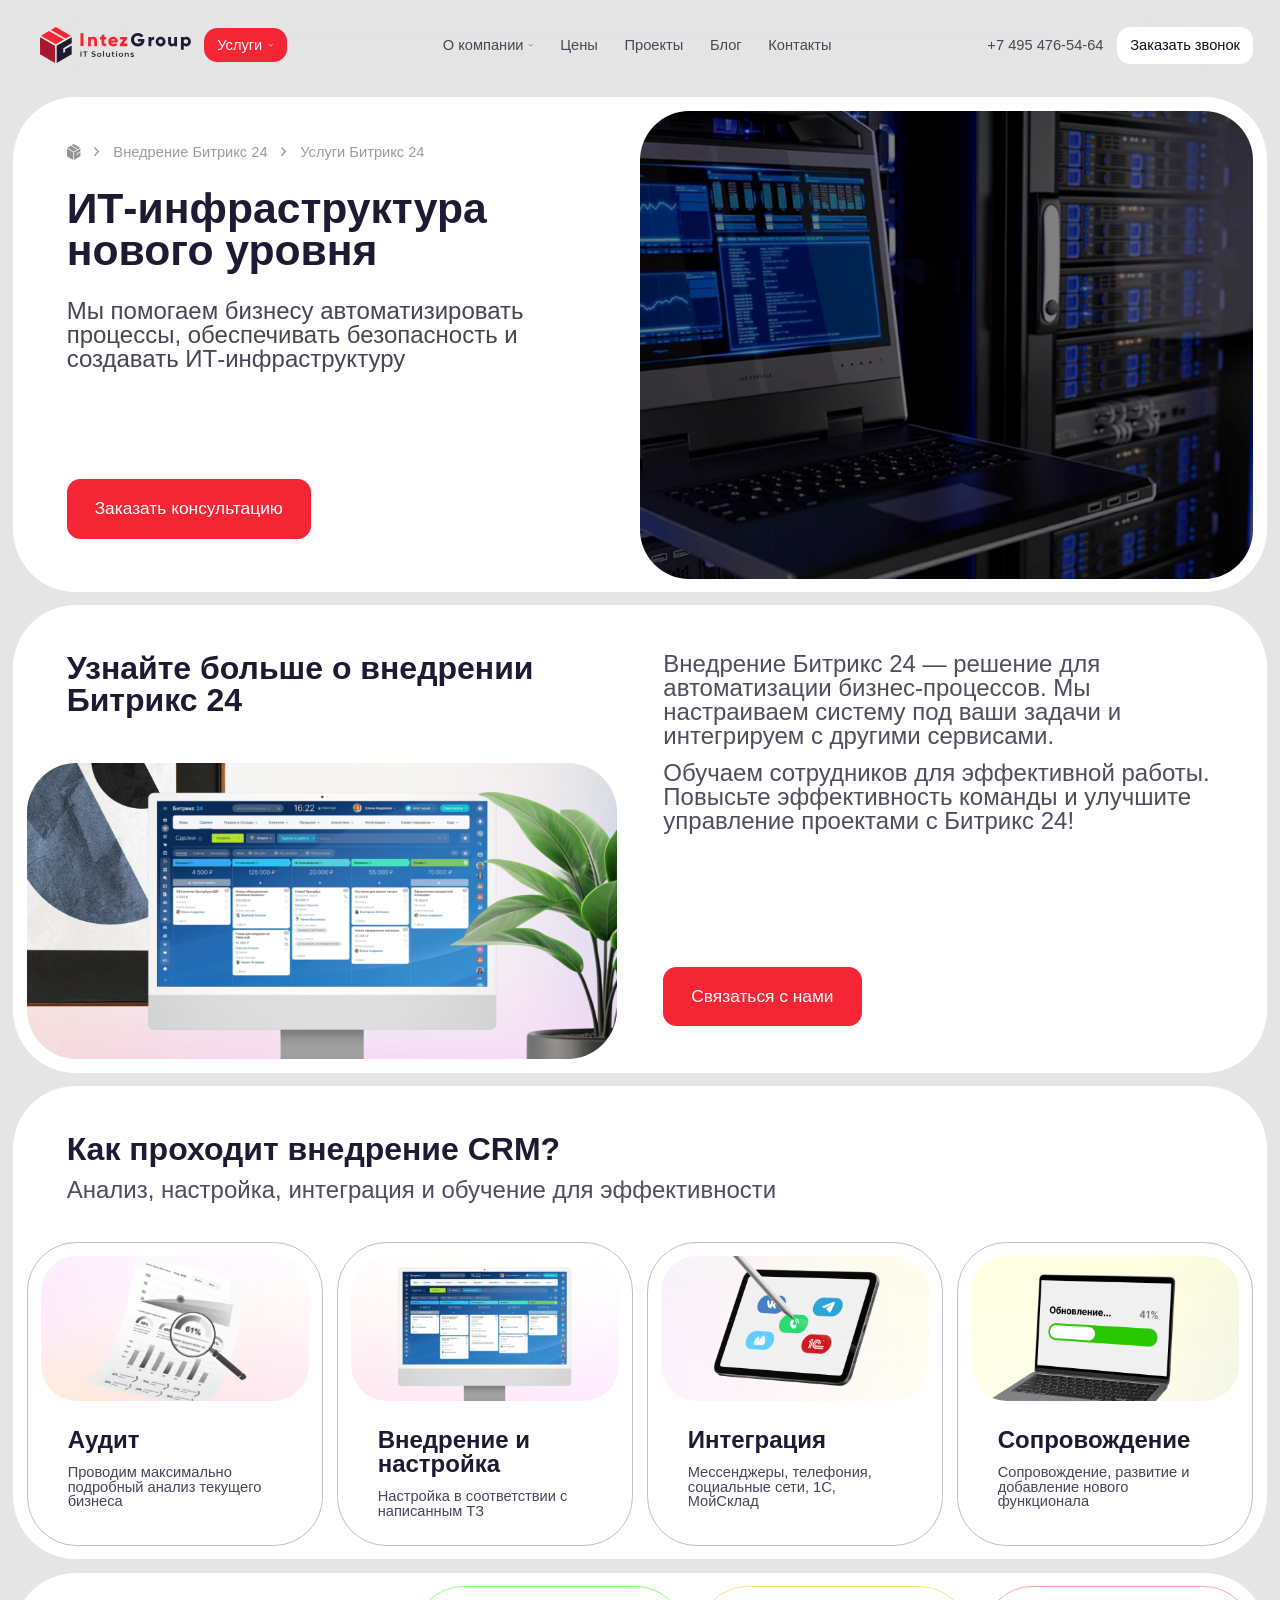
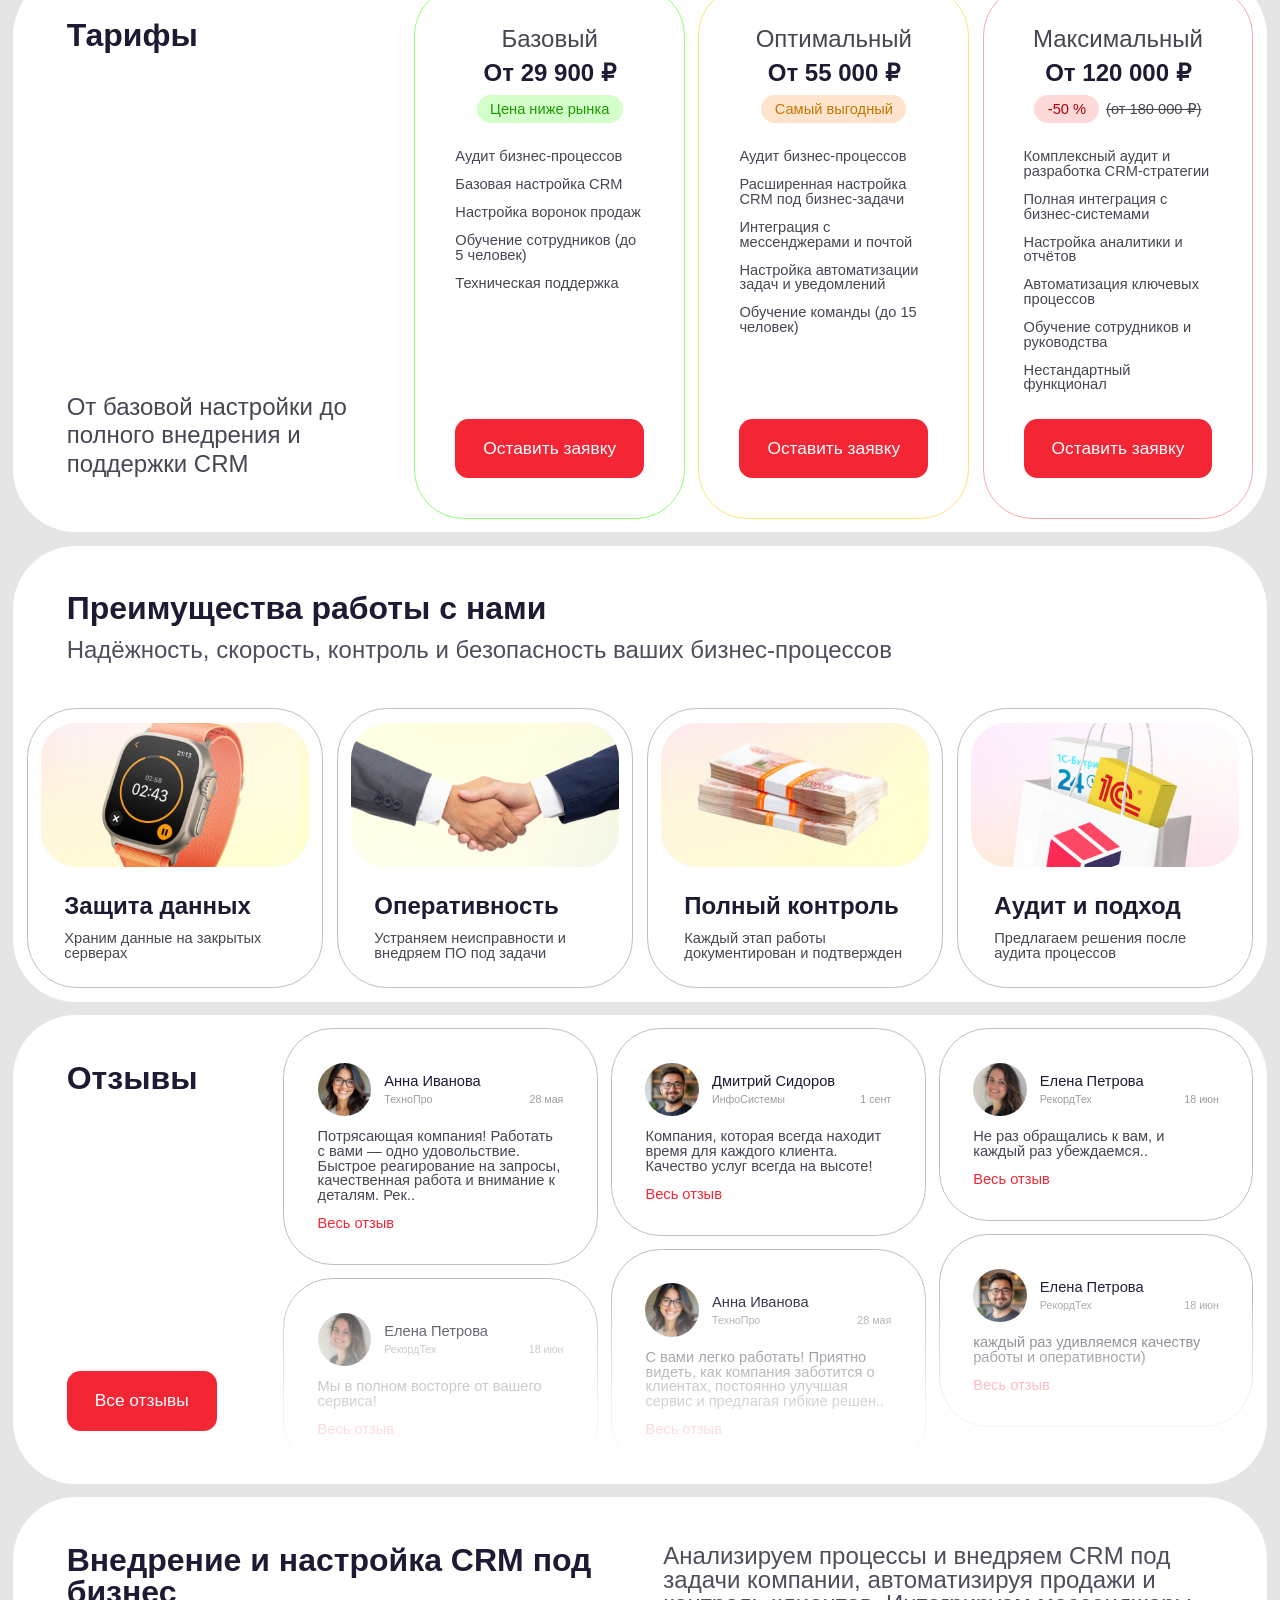
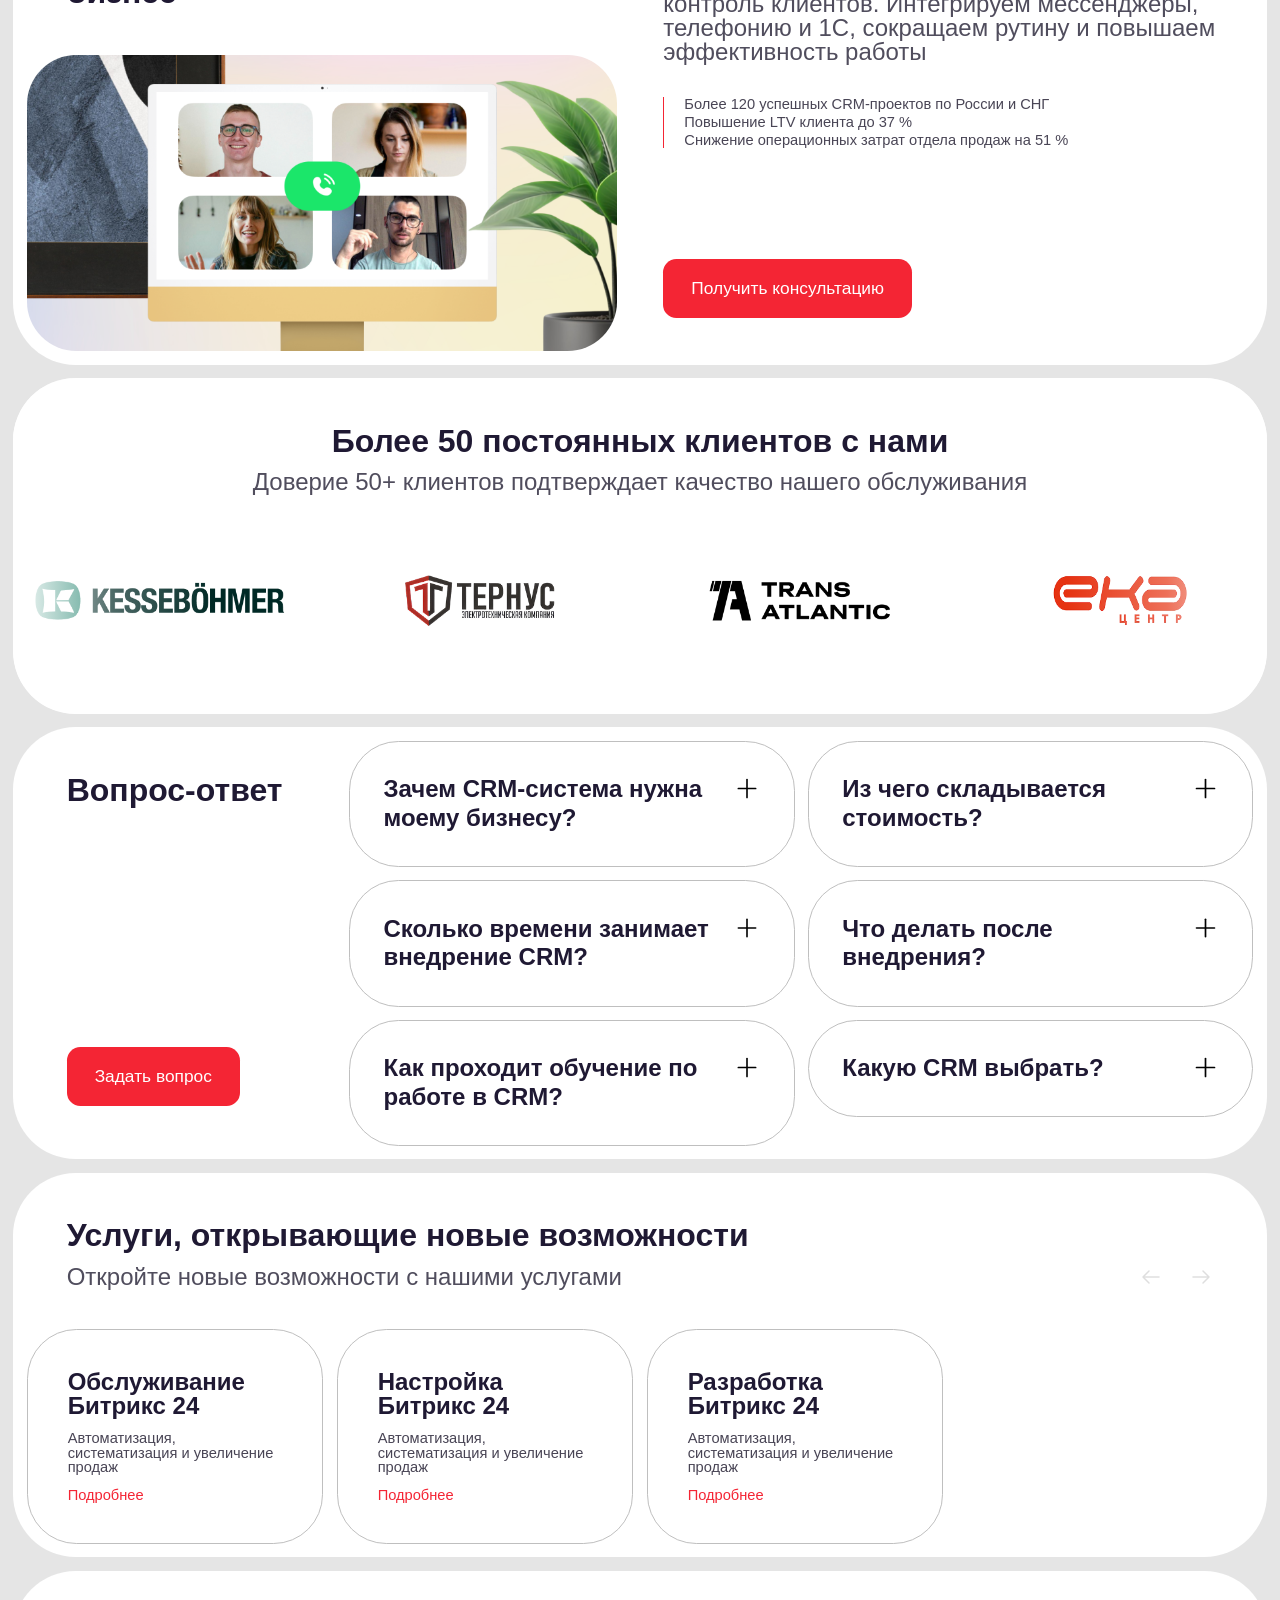
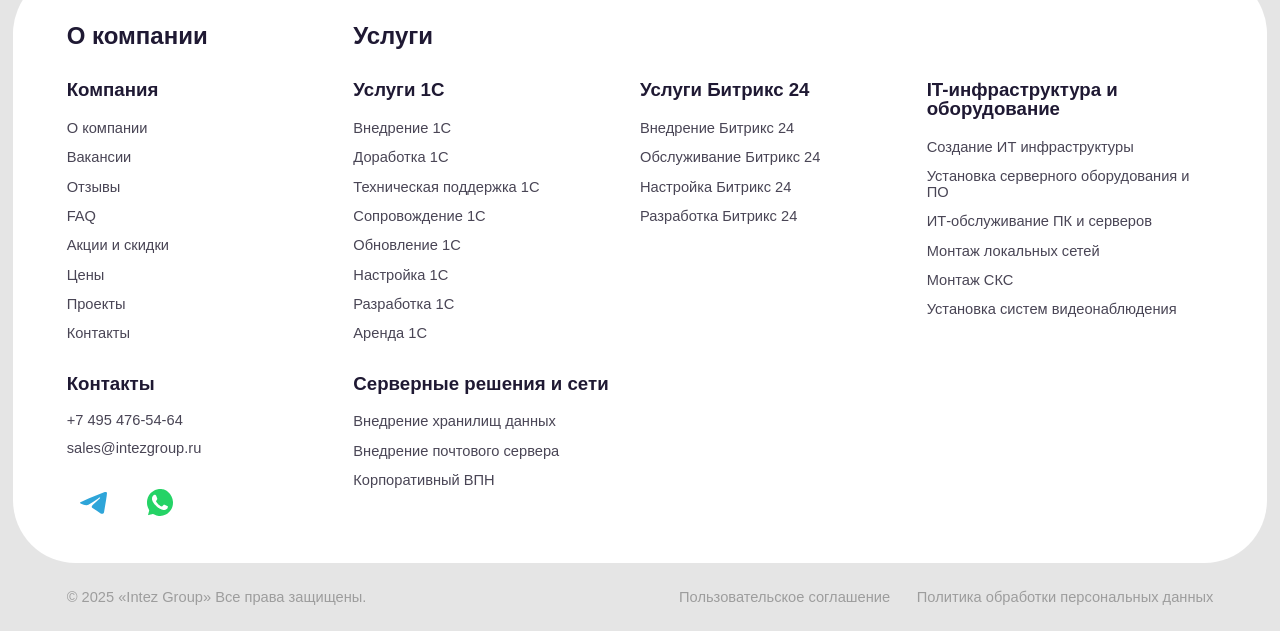
<file: services.html>
<!DOCTYPE html>
<html lang="ru">

<head>
  <meta charset="UTF-8" />
  <meta name="viewport" content="width=device-width, initial-scale=1.0" />
  <meta http-equiv="X-UA-Compatible" content="ie=edge" />
  <title>Название сайта</title>
  <link rel="stylesheet" href="style/main.css" />
</head>

<body>
  <!-- Overlay для размытия main (для services-popup) -->
  <div class="services-popup__overlay" id="overlay"></div>

  <!-- Overlay для модального окна (выше всех элементов) -->
  <div class="modal-overlay" id="modalOverlay"></div>

  <!-- Модальное окно с формой -->
  <div class="modal-popup" id="callModal">
    <div class="modal-popup__wrapper">
      <div class="modal-popup__container">
        <!-- Контент формы (переиспользуем стили quick-response) -->
        <div class="quick-response__content">
          <h2>Получить ответ за 15 минут</h2>
          <p>Заполните форму с актуальными данными</p>
          <form class="quick-response__form" id="callModalForm">
            <div class="quick-response__field">
              <input type="text" class="quick-response__input" placeholder="Имя" />
              <span class="quick-response__error">Additional text</span>
            </div>
            <div class="quick-response__field">
              <input type="tel" class="quick-response__input" placeholder="+7 __ __ __" />
              <span class="quick-response__error">Additional text</span>
            </div>
            <button type="submit" class="btn btn--primary">Отправить</button>
            <p>Отправляя форму, вы соглашаетесь с условиями
              <a href="#">пользовательского соглашения</a> и
              <a href="#">обработкой персональных данных</a></p>
          </form>
        </div>

        <!-- Контент успешной отправки (скрыт по умолчанию) -->
        <div class="modal-success" style="display: none;">
          <img src="assets/img/content/successfully-done.png" alt="Успешно" class="modal-success__image" loading="lazy">
          <div class="modal-success__content">
            <h2>Спасибо за обращение!</h2>
            <p>Мы уже получили вашу заявку. Ожидайте звонка — специалист свяжется с вами в ближайшее время</p>
          </div>
        </div>
      </div>

      <!-- Кнопка закрытия справа от контейнера -->
      <button class="modal-popup__close" id="modalClose" aria-label="Закрыть">
        <img src="assets/img/icons/close.svg" alt="Закрыть" loading="lazy">
      </button>
    </div>
  </div>

  <!-- Всплывающее меню услуг -->
  <div class="services-popup__container" id="servicesPopup">
    <div class="services-popup__links">
      <!-- Колонка с категориями -->
      <div class="services-popup__column-wrapper">
        <!-- Блок заголовков категорий -->
        <div class="services-popup__categories">
          <h3 class="active" data-category="1c">
            Услуги 1С
          </h3>
          <h3 data-category="bitrix24">
            Услуги Битрикс 24
          </h3>
          <h3 data-category="it-infrastructure">
            ИТ-инфраструктура и оборудование
          </h3>
          <h3 data-category="server-solutions">
            Серверные решения и сети
          </h3>
        </div>
      </div>

      <!-- Колонка 1 -->
      <div class="services-popup__column-wrapper">
        <div class="services-popup__column" data-column="1">
          <!-- Услуги 1С - Колонка 1 -->
          <a href="#" class="services-popup__link" data-category="1c">Внедрение 1С</a>
          <a href="#" class="services-popup__link" data-category="1c">Доработка 1С</a>
          <a href="#" class="services-popup__link" data-category="1c">Техническая поддержка 1С</a>
          <a href="#" class="services-popup__link" data-category="1c">Сопровождение 1С</a>

          <!-- Услуги Битрикс 24 - Колонка 1 -->
          <a href="#" class="services-popup__link" data-category="bitrix24" style="display: none">Внедрение Битрикс
            24</a>
          <a href="#" class="services-popup__link" data-category="bitrix24" style="display: none">Обслуживание Битрикс
            24</a>

          <!-- ИТ-инфраструктура и оборудование - Колонка 1 -->
          <a href="#" class="services-popup__link" data-category="it-infrastructure" style="display: none">Создание ИТ
            инфраструктуры</a>
          <a href="#" class="services-popup__link" data-category="it-infrastructure" style="display: none">Установка
            серверного оборудования и ПО</a>
          <a href="#" class="services-popup__link" data-category="it-infrastructure"
            style="display: none">ИТ-обслуживание ПК и серверов</a>

          <!-- Серверные решения и сети - Колонка 1 -->
          <a href="#" class="services-popup__link" data-category="server-solutions" style="display: none">Внедрение
            хранилищ данных</a>
          <a href="#" class="services-popup__link" data-category="server-solutions" style="display: none">Внедрение
            почтового сервера</a>
        </div>
      </div>

      <!-- Колонка 2 -->
      <div class="services-popup__column-wrapper">
        <div class="services-popup__column" data-column="2">
          <!-- Услуги 1С - Колонка 2 -->
          <a href="#" class="services-popup__link" data-category="1c">Обновление 1С</a>
          <a href="#" class="services-popup__link" data-category="1c">Настройка 1С</a>
          <a href="#" class="services-popup__link" data-category="1c">Разработка 1С</a>
          <a href="#" class="services-popup__link" data-category="1c">Аренда 1С</a>

          <!-- Услуги Битрикс 24 - Колонка 2 -->
          <a href="#" class="services-popup__link" data-category="bitrix24" style="display: none">Настройка Битрикс
            24</a>
          <a href="#" class="services-popup__link" data-category="bitrix24" style="display: none">Разработка Битрикс
            24</a>

          <!-- ИТ-инфраструктура и оборудование - Колонка 2 -->
          <a href="#" class="services-popup__link" data-category="it-infrastructure" style="display: none">Монтаж
            локальных сетей</a>
          <a href="#" class="services-popup__link" data-category="it-infrastructure" style="display: none">Монтаж
            СКС</a>
          <a href="#" class="services-popup__link" data-category="it-infrastructure" style="display: none">Установка
            систем видеонаблюдения</a>

          <!-- Серверные решения и сети - Колонка 2 -->
          <a href="#" class="services-popup__link" data-category="server-solutions" style="display: none">Корпоративный
            VPN</a>
        </div>
      </div>
    </div>

    <!-- Блок с фотографией -->
    <div class="services-popup__image">
      <img src="assets/img/content/popup-menu-1c.png" alt="Услуги 1С" data-image="1c"
        class="services-popup__photo active" loading="lazy" />
      <img src="assets/img/content/popup-menu-bitrix-24.png" alt="Услуги Битрикс 24" data-image="bitrix24"
        class="services-popup__photo" loading="lazy" />
      <img src="assets/img/content/popup-menu-IT-solutions-and-equipment.png" alt="ИТ-инфраструктура и оборудование"
        data-image="it-infrastructure" class="services-popup__photo" loading="lazy" />
      <img src="assets/img/content/popup-menu-server-solutions-and-networks.png" alt="Серверные решения и сети"
        data-image="server-solutions" class="services-popup__photo" loading="lazy" />
    </div>
  </div>
  </div>

  <!-- Шапка сайта (десктоп версия) -->
  <header class="header header--desktop">
    <div class="container">
      <div class="header__content">
        <img src="assets/img/icons/logo-header-desktop.svg" alt="IntezGroup Logo" class="header__logo" loading="lazy" />

        <button class="btn btn--services" id="servicesBtn">
          Услуги
          <img src="assets/img/icons/show-more.svg" alt="" class="btn__icon" loading="lazy" />
        </button>

        <nav class="nav">
          <ul class="nav__list">
            <li class="nav__item nav__item--has-dropdown">
              <a href="#about" class="nav__link">
                О компании
                <img src="assets/img/icons/show-more.svg" alt="" class="nav__link-icon" loading="lazy" />
              </a>
              <!-- Всплывающее меню "О компании" -->
              <div class="nav-dropdown" id="aboutDropdown">
                <div class="nav-dropdown__container">
                  <a href="#" class="nav-dropdown__link">О компании</a>
                  <a href="#" class="nav-dropdown__link">Вакансии</a>
                  <a href="#" class="nav-dropdown__link">Отзывы</a>
                  <a href="#" class="nav-dropdown__link">Вопрос-ответ</a>
                  <a href="#" class="nav-dropdown__link">Акции и скидки</a>
                </div>
              </div>
            </li>
            <li class="nav__item">
              <a href="#prices" class="nav__link">Цены</a>
            </li>
            <li class="nav__item">
              <a href="#projects" class="nav__link">Проекты</a>
            </li>
            <li class="nav__item">
              <a href="#blog" class="nav__link">Блог</a>
            </li>
            <li class="nav__item">
              <a href="#contacts" class="nav__link">Контакты</a>
            </li>
          </ul>
        </nav>

        <div class="header__actions">
          <a href="tel:+74954765464" class="header__phone">+7 495 476-54-64</a>
          <button class="btn btn--secondary" id="callBtn">
            Заказать звонок
          </button>
        </div>

        <button class="burger" id="burger">
          <span class="burger__line"></span>
          <span class="burger__line"></span>
          <span class="burger__line"></span>
        </button>
      </div>
    </div>
  </header>

  <!-- Шапка сайта (мобильная версия для <= 1023px) -->
  <header class="header header--mobile">
    <div class="header__mobile-container">
      <img src="assets/img/icons/logo-header-mobile.svg" alt="IntezGroup Logo" class="header__mobile-logo"
        loading="lazy" />

      <div class="header__mobile-actions">
        <button class="btn btn--mobile-services" id="mobileServicesBtn">
          Услуги
        </button>

        <button class="btn-icon" id="mobileCallBtn" aria-label="Позвонить">
          <img src="assets/img/icons/phone-mobile.svg" alt="" loading="lazy" />
        </button>

        <button class="btn-icon" id="mobileMenuBtn" aria-label="Меню">
          <img src="assets/img/icons/menu-mobile.svg" alt="" loading="lazy" />
        </button>
      </div>
    </div>
  </header>

  <!-- Overlay для мобильного меню (содержит меню внутри) -->
  <div class="mobile-menu-overlay" id="mobileMenuOverlay">
    <!-- Кнопка закрытия меню (вернуться назад) -->
    <button class="btn-icon mobile-menu-back" id="mobileMenuBack" aria-label="Назад">
      <img src="assets/img/icons/back.svg" alt="" loading="lazy" />
    </button>

    <!-- Контент меню будет клонирован сюда из footer через JS -->
    <div class="mobile-menu-content" id="mobileMenuContent"></div>
  </div>

  <!-- Основной контент страницы -->
  <main><!-- Обертка для основного контента (можно скрывать при показе 404) -->
    <div id="mainContent">
      <!-- 1. Секция: ИТ-инфраструктура нового уровня -->
      <section class="section section--hero">
        <div class="hero__content">
          <div class="hero__text-group">
            <!-- Хлебные крошки -->
            <div class="breadcrumbs">
              <a href="index.html" class="breadcrumbs__logo-link">
                <div class="breadcrumbs__logo-wrapper">
                  <img src="assets/img/icons/logo-small.svg" alt="Logo" class="breadcrumbs__logo" loading="lazy" />
                </div>
              </a>
              <div class="breadcrumbs__separator-wrapper">
                <img src="assets/img/icons/next.svg" alt=">" class="breadcrumbs__separator" loading="lazy" />
              </div>
              <a href="#" class="breadcrumbs__link">Внедрение Битрикс 24</a>
              <div class="breadcrumbs__separator-wrapper">
                <img src="assets/img/icons/next.svg" alt=">" class="breadcrumbs__separator" loading="lazy" />
              </div>
              <a href="#" class="breadcrumbs__link">Услуги Битрикс 24</a>
            </div>
            <h1>ИТ-инфраструктура нового уровня</h1>
            <p>
              Мы помогаем бизнесу автоматизировать процессы, обеспечивать
              безопасность и создавать ИТ-инфраструктуру
            </p>
          </div>
          <button class="btn btn--primary hero__button">Заказать консультацию</button>
        </div>
        <div class="hero__image">
          <img src="assets/img/content/a-new-level-of-IT-infrastructure.png" alt="ИТ-инфраструктура нового уровня"
            loading="lazy" />
        </div>
        <button class="btn btn--primary hero__button-mobile">Заказать консультацию</button>
      </section>

      <!-- 2. Секция: узнайте больше об услуге -->
      <section class="section section--about-company">
        <h2>
          Узнайте больше о внедрении Битрикс 24
        </h2>
        <div class="about-company__image">
          <img src="assets/img/content/section-learn-more.png" alt="Битрикс 24" loading="lazy" />
        </div>
        <div class="about-company__content">
          <div class="about-company__text">
            <p>
              Внедрение Битрикс 24 — решение для автоматизации бизнес-процессов.
              Мы настраиваем систему под ваши задачи и интегрируем с другими
              сервисами.
            </p>
            <p>
              Обучаем сотрудников для эффективной работы. Повысьте эффективность
              команды и улучшите управление проектами с Битрикс 24!
            </p>
          </div>
          <button class="btn btn--primary about-company__button">Связаться с нами</button>
        </div>
        <button class="btn btn--primary about-company__button-mobile">Связаться с нами</button>
      </section>

      <!-- 3. Секция: как происходит внедрение -->
      <section class="section section--work-process">
        <h2>Как проходит внедрение CRM?</h2>
        <p>
          Анализ, настройка, интеграция и обучение для эффективности
        </p>

        <div class="work-process__grid">
          <!-- Карточка 1: Аудит -->
          <div class="work-process-card">
            <div class="work-process-card__image">
              <img src="assets/img/content/audit-section-crm-proces.png" alt="Аудит" loading="lazy" />
            </div>
            <div class="work-process-card__content">
              <h3>Аудит</h3>
              <p>
                Проводим максимально подробный анализ текущего бизнеса
              </p>
            </div>
          </div>

          <!-- Карточка 2: Внедрение и настройка -->
          <div class="work-process-card">
            <div class="work-process-card__image">
              <img src="assets/img/content/implem-section-crm-proces.png" alt="Внедрение и настройка" loading="lazy" />
            </div>
            <div class="work-process-card__content">
              <h3>Внедрение и настройка</h3>
              <p>
                Настройка в соответствии с написанным ТЗ
              </p>
            </div>
          </div>

          <!-- Карточка 3: Интеграция -->
          <div class="work-process-card">
            <div class="work-process-card__image">
              <img src="assets/img/content/integration-section-crm-proces.png" alt="Интеграция" loading="lazy" />
            </div>
            <div class="work-process-card__content">
              <h3>Интеграция</h3>
              <p>
                Мессенджеры, телефония, социальные сети, 1С, МойСклад
              </p>
            </div>
          </div>

          <!-- Карточка 4: Сопровождение -->
          <div class="work-process-card">
            <div class="work-process-card__image">
              <img src="assets/img/content/escort-section-crm-proces.png" alt="Сопровождение" loading="lazy" />
            </div>
            <div class="work-process-card__content">
              <h3>Сопровождение</h3>
              <p>
                Сопровождение, развитие и добавление нового функционала
              </p>
            </div>
          </div>
        </div>

        <div class="work-process__navigation">
          <button class="work-process__nav-btn work-process__nav-btn--prev" id="workProcessPrev">
            <img src="assets/img/icons/arrow-left.svg" alt="Предыдущий" style="transform: rotate(180deg)"
              loading="lazy" />
          </button>
          <button class="work-process__nav-btn work-process__nav-btn--next" id="workProcessNext">
            <img src="assets/img/icons/arrow-left.svg" alt="Следующий" style="transform: rotate(0deg)" loading="lazy" />
          </button>
        </div>
      </section>

      <!-- 4. Секция: Тарифы -->
      <section class="section section--pricing">
        <!-- Контейнер для надписей -->
        <div class="pricing__text-container">
          <h2>Тарифы</h2>
          <p>От базовой настройки до полного внедрения и поддержки CRM</p>
        </div>

        <!-- Контейнер для карточек тарифов -->
        <div class="pricing__cards-container">
          <!-- Карточка 1: Базовый -->
          <div class="pricing-card pricing-card--green">
            <!-- Заголовок карточки -->
            <div class="pricing-card__header">
              <div class="pricing-card__title">Базовый</div>
              <div class="pricing-card__price">От 29 900 ₽</div>
              <div class="pricing-card__badge-wrapper">
                <div class="pricing-card__badge pricing-card__badge--green">
                  <span>Цена ниже рынка</span>
                </div>
                <div class="pricing-card__strikethrough"></div>
              </div>
            </div>

            <!-- Список функций -->
            <div class="pricing-card__features">
              <div class="pricing-card__feature">Аудит бизнес-процессов</div>
              <div class="pricing-card__feature">Базовая настройка CRM</div>
              <div class="pricing-card__feature">Настройка воронок продаж</div>
              <div class="pricing-card__feature">Обучение сотрудников (до 5 человек)</div>
              <div class="pricing-card__feature">Техническая поддержка</div>
            </div>

            <!-- Кнопка -->
            <button class="btn btn--primary">Оставить заявку</button>

          </div>

          <!-- Карточка 2: Оптимальный -->
          <div class="pricing-card pricing-card--orange">
            <!-- Заголовок карточки -->
            <div class="pricing-card__header">
              <div class="pricing-card__title">Оптимальный</div>
              <div class="pricing-card__price">От 55 000 ₽</div>
              <div class="pricing-card__badge-wrapper">
                <div class="pricing-card__badge pricing-card__badge--orange">
                  <span>Самый выгодный</span>
                </div>
                <div class="pricing-card__strikethrough"></div>
              </div>
            </div>

            <!-- Список функций -->
            <div class="pricing-card__features">
              <div class="pricing-card__feature">Аудит бизнес-процессов</div>
              <div class="pricing-card__feature">Расширенная настройка CRM под бизнес-задачи</div>
              <div class="pricing-card__feature">Интеграция с мессенджерами и почтой</div>
              <div class="pricing-card__feature">Настройка автоматизации задач и уведомлений</div>
              <div class="pricing-card__feature">Обучение команды (до 15 человек)</div>
            </div>

            <!-- Кнопка -->
            <button class="btn btn--primary">Оставить заявку</button>

          </div>

          <!-- Карточка 3: Максимальный -->
          <div class="pricing-card pricing-card--red">

            <!-- Заголовок карточки -->
            <div class="pricing-card__header">
              <div class="pricing-card__title">Максимальный</div>
              <div class="pricing-card__price">От 120 000 ₽</div>
              <div class="pricing-card__badge-wrapper">
                <div class="pricing-card__badge pricing-card__badge--red">
                  <span>-50 %</span>
                </div>
                <div class="pricing-card__strikethrough">(от 180 000 ₽)</div>
              </div>
            </div>

            <!-- Список функций -->
            <div class="pricing-card__features">
              <div class="pricing-card__feature">Комплексный аудит и разработка CRM-стратегии</div>
              <div class="pricing-card__feature">Полная интеграция с бизнес-системами</div>
              <div class="pricing-card__feature">Настройка аналитики и отчётов</div>
              <div class="pricing-card__feature">Автоматизация ключевых процессов</div>
              <div class="pricing-card__feature">Обучение сотрудников и руководства</div>
              <div class="pricing-card__feature">Нестандартный функционал</div>
            </div>

            <!-- Кнопка -->
            <button class="btn btn--primary">Оставить заявку</button>

          </div>
        </div>

        <div class="pricing__navigation">
          <button class="pricing__nav-btn pricing__nav-btn--prev" id="pricingPrev">
            <img src="assets/img/icons/arrow-left.svg" alt="Предыдущий" style="transform: rotate(180deg)"
              loading="lazy" />
          </button>
          <button class="pricing__nav-btn pricing__nav-btn--next" id="pricingNext">
            <img src="assets/img/icons/arrow-left.svg" alt="Следующий" loading="lazy" />
          </button>
        </div>
      </section>

      <!-- Секция 5: Преимущества работы с нами -->
      <section class="section section--advantages">
        <h2>Преимущества работы с нами</h2>
        <p>
          Надёжность, скорость, контроль и безопасность ваших бизнес-процессов
        </p>

        <div class="advantages__grid">
          <!-- Карточка 1: Защита данных -->
          <div class="advantage-card">
            <div class="advantage-card__image">
              <img src="assets/img/content/fast-solution-section-advantages.png" alt="Защита данных" loading="lazy" />
            </div>
            <div class="advantage-card__content services">
              <h3>Защита данных</h3>
              <p>Храним данные на закрытых серверах</p>
            </div>
          </div>

          <!-- Карточка 2: Оперативность -->
          <div class="advantage-card">
            <div class="advantage-card__image">
              <img src="assets/img/content/individual-approach-section-advantages.png" alt="Оперативность"
                loading="lazy" />
            </div>
            <div class="advantage-card__content services">
              <h3>Оперативность</h3>
              <p>Устраняем неисправности и внедряем ПО под задачи</p>
            </div>
          </div>

          <!-- Карточка 3: Полный контроль -->
          <div class="advantage-card">
            <div class="advantage-card__image">
              <img src="assets/img/content/optimizing-IT-costs-section-advantages.png" alt="Полный контроль"
                loading="lazy" />
            </div>
            <div class="advantage-card__content services">
              <h3>Полный контроль</h3>
              <p>Каждый этап работы документирован и подтвержден</p>
            </div>
          </div>

          <!-- Карточка 4: Аудит и подход -->
          <div class="advantage-card">
            <div class="advantage-card__image">
              <img src="assets/img/content/range-of-IT-services-section-advantages.png" alt="Аудит и подход"
                loading="lazy" />
            </div>
            <div class="advantage-card__content services">
              <h3>Аудит и подход</h3>
              <p>Предлагаем решения после аудита процессов</p>
            </div>
          </div>
        </div>
      </section>

      <!-- 6. Секция: Отзывы -->
      <section class="section section--reviews">
        <div class="reviews__container">
          <!-- Блок слева: Заголовок и кнопка -->
          <div class="reviews__left-block">
            <h2>Отзывы</h2>
            <button class="btn btn--primary">Все отзывы</button>
          </div>

          <!-- Блок справа: Карточки отзывов -->
          <div class="reviews__cards-block">
            <!-- Отзыв 1: Анна Иванова (первая карточка) -->
            <div class="reviews__card">
              <div class="reviews__card-header">
                <img src="assets/img/content/test-avatar-1.jpg" alt="Анна Иванова" class="reviews__card-photo"
                  loading="lazy" />
                <div class="reviews__card-info">
                  <div class="reviews__card-name">Анна Иванова</div>
                  <div class="reviews__card-meta">
                    <span class="reviews__card-company">ТехноПро</span>
                    <span class="reviews__card-date">28 мая</span>
                  </div>
                </div>
              </div>
              <p>
                Потрясающая компания! Работать с вами — одно удовольствие.
                Быстрое реагирование на запросы, качественная работа и внимание
                к деталям. Рек..
              </p>
              <a href="#" class="reviews__card-link">Весь отзыв</a>
            </div>

            <!-- Отзыв 2: Елена Петрова -->
            <div class="reviews__card">
              <div class="reviews__card-header">
                <img src="assets/img/content/test-avatar-2.jpg" alt="Елена Петрова" class="reviews__card-photo"
                  loading="lazy" />
                <div class="reviews__card-info">
                  <div class="reviews__card-name">Елена Петрова</div>
                  <div class="reviews__card-meta">
                    <span class="reviews__card-company">РекордТех</span>
                    <span class="reviews__card-date">18 июн</span>
                  </div>
                </div>
              </div>
              <p>
                Мы в полном восторге от вашего сервиса!
              </p>
              <a href="#" class="reviews__card-link">Весь отзыв</a>
            </div>

            <!-- Отзыв 3: Дмитрий Сидоров -->
            <div class="reviews__card">
              <div class="reviews__card-header">
                <img src="assets/img/content/test-avatar-3.jpg" alt="Дмитрий Сидоров" class="reviews__card-photo"
                  loading="lazy" />
                <div class="reviews__card-info">
                  <div class="reviews__card-name">Дмитрий Сидоров</div>
                  <div class="reviews__card-meta">
                    <span class="reviews__card-company">ИнфоСистемы</span>
                    <span class="reviews__card-date">1 сент</span>
                  </div>
                </div>
              </div>
              <p>
                Компания, которая всегда находит время для каждого клиента.
                Качество услуг всегда на высоте!
              </p>
              <a href="#" class="reviews__card-link">Весь отзыв</a>
            </div>

            <!-- Отзыв 4: Анна Иванова (вторая карточка) -->
            <div class="reviews__card">
              <div class="reviews__card-header">
                <img src="assets/img/content/test-avatar-1.jpg" alt="Анна Иванова" class="reviews__card-photo"
                  loading="lazy" />
                <div class="reviews__card-info">
                  <div class="reviews__card-name">Анна Иванова</div>
                  <div class="reviews__card-meta">
                    <span class="reviews__card-company">ТехноПро</span>
                    <span class="reviews__card-date">28 мая</span>
                  </div>
                </div>
              </div>
              <p>
                С вами легко работать! Приятно видеть, как компания заботится о
                клиентах, постоянно улучшая сервис и предлагая гибкие решен..
              </p>
              <a href="#" class="reviews__card-link">Весь отзыв</a>
            </div>

            <!-- Отзыв 5: Елена Петрова (третья карточка) -->
            <div class="reviews__card">
              <div class="reviews__card-header">
                <img src="assets/img/content/test-avatar-2.jpg" alt="Елена Петрова" class="reviews__card-photo"
                  loading="lazy" />
                <div class="reviews__card-info">
                  <div class="reviews__card-name">Елена Петрова</div>
                  <div class="reviews__card-meta">
                    <span class="reviews__card-company">РекордТех</span>
                    <span class="reviews__card-date">18 июн</span>
                  </div>
                </div>
              </div>
              <p>
                Не раз обращались к вам, и каждый раз убеждаемся..
              </p>
              <a href="#" class="reviews__card-link">Весь отзыв</a>
            </div>

            <!-- Отзыв 6: Елена Петрова (четвёртая карточка) -->
            <div class="reviews__card">
              <div class="reviews__card-header">
                <img src="assets/img/content/test-avatar-3.jpg" alt="Елена Петрова" class="reviews__card-photo"
                  loading="lazy" />
                <div class="reviews__card-info">
                  <div class="reviews__card-name">Елена Петрова</div>
                  <div class="reviews__card-meta">
                    <span class="reviews__card-company">РекордТех</span>
                    <span class="reviews__card-date">18 июн</span>
                  </div>
                </div>
              </div>
              <p>
                каждый раз удивляемся качеству работы и оперативности)
              </p>
              <a href="#" class="reviews__card-link">Весь отзыв</a>
            </div>
          </div>
        </div>

        <div class="reviews__navigation">
          <button class="reviews__nav-btn reviews__nav-btn--prev" id="reviewsPrev">
            <img src="assets/img/icons/arrow-left.svg" alt="Предыдущий" style="transform: rotate(180deg)"
              loading="lazy" />
          </button>
          <button class="reviews__nav-btn reviews__nav-btn--next" id="reviewsNext">
            <img src="assets/img/icons/arrow-left.svg" alt="Следующий" style="transform: rotate(0deg)" loading="lazy" />
          </button>
        </div>
      </section>

      <!-- 7. Секция: Внедрение и настройка CRM под бизнес (модифицированная версия ready-to-start) -->
      <section class="section section--ready-to-start section--ready-to-start-alt">
        <h2>
          Внедрение и настройка CRM под бизнес
        </h2>
        <div class="ready-to-start__image">
          <img src="assets/img/content/ready-to-start-img.png" alt="Внедрение и настройка CRM" loading="lazy" />
        </div>
        <div class="ready-to-start__content">
          <div class="ready-to-start__text">
            <p>
              Анализируем процессы и внедряем CRM под задачи компании, автоматизируя продажи и контроль клиентов.
              Интегрируем мессенджеры, телефонию и 1С, сокращаем рутину и повышаем эффективность работы
            </p>
            <ul>
              <li>Более 120 успешных CRM-проектов по России и СНГ</li>
              <li>Повышение LTV клиента до 37 %</li>
              <li>Снижение операционных затрат отдела продаж на 51 %</li>
            </ul>
          </div>
          <button class="btn btn--primary ready-to-start__button">Получить консультацию</button>
        </div>
        <button class="btn btn--primary ready-to-start__button-mobile">Получить консультацию</button>
      </section>

      <!-- 8. Секция: Постоянные клиенты -->
      <section class="section section--clients">
        <div class="clients__header">
          <h2>Более 50 постоянных клиентов с нами</h2>
          <p>Доверие 50+ клиентов подтверждает качество нашего обслуживания</p>
        </div>

        <div class="clients__grid">
          <div class="clients__logo">
            <img src="assets/img/partners/kessebohmer.png" alt="Kessebohmer" loading="lazy" />
          </div>
          <div class="clients__logo">
            <img src="assets/img/partners/ternus.png" alt="Ternus" loading="lazy" />
          </div>
          <div class="clients__logo">
            <img src="assets/img/partners/trans-atlantic.png" alt="Trans Atlantic" loading="lazy" />
          </div>
          <div class="clients__logo">
            <img src="assets/img/partners/eka-center.png" alt="Eka Center" loading="lazy" />
          </div>
          <div class="clients__logo">
            <img src="assets/img/partners/city-krovla.png" alt="City Krovla" loading="lazy" />
          </div>
          <div class="clients__logo">
            <img src="assets/img/partners/belka.png" alt="Belka" loading="lazy" />
          </div>
          <div class="clients__logo">
            <img src="assets/img/partners/abs-service.png" alt="ABS Service" loading="lazy" />
          </div>
          <div class="clients__logo">
            <img src="assets/img/partners/chapurin.png" alt="Chapurin" loading="lazy" />
          </div>
          <div class="clients__logo">
            <img src="assets/img/partners/geomon.png" alt="Geomon" loading="lazy" />
          </div>
          <div class="clients__logo">
            <img src="assets/img/partners/lsc.png" alt="LSC" loading="lazy" />
          </div>
          <div class="clients__logo">
            <img src="assets/img/partners/mediacontact.png" alt="Media Contact" loading="lazy" />
          </div>
          <div class="clients__logo">
            <img src="assets/img/partners/presna-finans.png" alt="Presna Finans" loading="lazy" />
          </div>
          <div class="clients__logo">
            <img src="assets/img/partners/smartlamps.png" alt="Smart Lamps" loading="lazy" />
          </div>
          <div class="clients__logo">
            <img src="assets/img/partners/tract-group.png" alt="Tract Group" loading="lazy" />
          </div>

          <!-- Дубликаты для бесшовной анимации на desktop -->
          <div class="clients__logo">
            <img src="assets/img/partners/kessebohmer.png" alt="Kessebohmer" loading="lazy" />
          </div>
          <div class="clients__logo">
            <img src="assets/img/partners/ternus.png" alt="Ternus" loading="lazy" />
          </div>
          <div class="clients__logo">
            <img src="assets/img/partners/trans-atlantic.png" alt="Trans Atlantic" loading="lazy" />
          </div>
          <div class="clients__logo">
            <img src="assets/img/partners/eka-center.png" alt="Eka Center" loading="lazy" />
          </div>
          <div class="clients__logo">
            <img src="assets/img/partners/city-krovla.png" alt="City Krovla" loading="lazy" />
          </div>
          <div class="clients__logo">
            <img src="assets/img/partners/belka.png" alt="Belka" loading="lazy" />
          </div>
          <div class="clients__logo">
            <img src="assets/img/partners/abs-service.png" alt="ABS Service" loading="lazy" />
          </div>
          <div class="clients__logo">
            <img src="assets/img/partners/chapurin.png" alt="Chapurin" loading="lazy" />
          </div>
          <div class="clients__logo">
            <img src="assets/img/partners/geomon.png" alt="Geomon" loading="lazy" />
          </div>
          <div class="clients__logo">
            <img src="assets/img/partners/lsc.png" alt="LSC" loading="lazy" />
          </div>
          <div class="clients__logo">
            <img src="assets/img/partners/mediacontact.png" alt="Media Contact" loading="lazy" />
          </div>
          <div class="clients__logo">
            <img src="assets/img/partners/presna-finans.png" alt="Presna Finans" loading="lazy" />
          </div>
          <div class="clients__logo">
            <img src="assets/img/partners/smartlamps.png" alt="Smart Lamps" loading="lazy" />
          </div>
          <div class="clients__logo">
            <img src="assets/img/partners/tract-group.png" alt="Tract Group" loading="lazy" />
          </div>
        </div>

        <div class="clients__navigation">
          <button class="clients__nav-btn clients__nav-btn--prev" id="clientsPrev">
            <img src="assets/img/icons/arrow-left.svg" alt="Предыдущий" style="transform: rotate(180deg)"
              loading="lazy" />
          </button>
          <button class="clients__nav-btn clients__nav-btn--next" id="clientsNext">
            <img src="assets/img/icons/arrow-left.svg" alt="Следующий" style="transform: rotate(0deg)" loading="lazy" />
          </button>
        </div>
      </section>

      <!-- 9. Секция: FAQ -->
      <section class="section section--faq">
        <div class="faq__container">
          <!-- Блок слева: Заголовок и кнопка -->
          <div class="faq__left-block">
            <h2>Вопрос-ответ</h2>
            <button class="btn btn--primary">Задать вопрос</button>
          </div>

          <!-- Блок справа: Карточки FAQ -->
          <div class="faq__cards-block">
            <!-- Вопрос 1 -->
            <div class="faq__card">
              <div class="faq__card-header">
                <div class="faq__question-text">
                  Зачем CRM-система нужна моему бизнесу?
                </div>
                <button class="faq__toggle-btn">
                  <img src="assets/img/icons/plus.svg" alt="Показать ответ" loading="lazy" />
                </button>
              </div>
              <div class="faq__answer">
                CRM-система помогает систематизировать работу с клиентами,
                автоматизировать бизнес-процессы и увеличить продажи. Она
                позволяет хранить всю историю взаимодействия с клиентами в одном
                месте, отслеживать сделки на всех этапах воронки продаж и
                анализировать эффективность вашей команды.
              </div>
            </div>

            <!-- Вопрос 2 -->
            <div class="faq__card">
              <div class="faq__card-header">
                <div class="faq__question-text">
                  Сколько времени занимает внедрение CRM?
                </div>
                <button class="faq__toggle-btn">
                  <img src="assets/img/icons/plus.svg" alt="Показать ответ" loading="lazy" />
                </button>
              </div>
              <div class="faq__answer">
                Сроки внедрения CRM зависят от масштаба вашего бизнеса,
                сложности интеграций и объема персональных данных. В среднем,
                процесс занимает от нескольких недель до нескольких месяцев. Мы
                проводим предварительный анализ ваших задач и бизнес-процессов,
                чтобы определить наиболее оптимальные сроки и предоставить вам
                план внедрения
              </div>
            </div>

            <!-- Вопрос 3 -->
            <div class="faq__card">
              <div class="faq__card-header">
                <div class="faq__question-text">
                  Как проходит обучение по работе в CRM?
                </div>
                <button class="faq__toggle-btn">
                  <img src="assets/img/icons/plus.svg" alt="Показать ответ" loading="lazy" />
                </button>
              </div>
              <div class="faq__answer">
                Мы проводим комплексное обучение для вашей команды, включающее
                теоретические занятия и практические тренинги. Обучение
                адаптируется под специфику вашего бизнеса и включает в себя
                работу с основными модулями системы, настройку воронок продаж и
                автоматизацию процессов. После обучения мы предоставляем
                техническую поддержку.
              </div>
            </div>

            <!-- Вопрос 4 -->
            <div class="faq__card">
              <div class="faq__card-header">
                <div class="faq__question-text">
                  Из чего складывается стоимость?
                </div>
                <button class="faq__toggle-btn">
                  <img src="assets/img/icons/plus.svg" alt="Показать ответ" loading="lazy" />
                </button>
              </div>
              <div class="faq__answer">
                Стоимость внедрения CRM складывается из нескольких компонентов:
                лицензия на использование системы, работы по настройке и
                кастомизации под ваши бизнес-процессы, интеграция с другими
                сервисами, обучение сотрудников и техническая поддержка. Мы
                предлагаем гибкие тарифные планы, чтобы вы могли выбрать
                оптимальный вариант.
              </div>
            </div>

            <!-- Вопрос 5 -->
            <div class="faq__card">
              <div class="faq__card-header">
                <div class="faq__question-text">
                  Что делать после внедрения?
                </div>
                <button class="faq__toggle-btn">
                  <img src="assets/img/icons/plus.svg" alt="Показать ответ" loading="lazy" />
                </button>
              </div>
              <div class="faq__answer">
                После внедрения CRM мы остаемся на связи для технической
                поддержки и консультаций. Рекомендуем регулярно анализировать
                эффективность использования системы, оптимизировать
                бизнес-процессы и обучать новых сотрудников. Мы также предлагаем
                услуги по доработке функционала и масштабированию системы по
                мере роста вашего бизнеса.
              </div>
            </div>

            <!-- Вопрос 6 -->
            <div class="faq__card">
              <div class="faq__card-header">
                <div class="faq__question-text">Какую CRM выбрать?</div>
                <button class="faq__toggle-btn">
                  <img src="assets/img/icons/plus.svg" alt="Показать ответ" loading="lazy" />
                </button>
              </div>
              <div class="faq__answer">
                Выбор CRM зависит от специфики вашего бизнеса, количества
                сотрудников и задач, которые необходимо решить. Мы работаем с
                Bitrix24 — это мощная российская платформа, которая включает
                CRM, задачи и проекты, телефонию, чаты и многое другое. Проведем
                аудит и поможем определить оптимальное решение именно для вас.
              </div>
            </div>
          </div>
        </div>
      </section>

      <!-- 10. Секция: Услуги, открывающие новые возможности (модифицированная версия special-offers) -->
      <section class="section section--services-opportunities">
        <div class="services-opportunities__header">
          <div class="services-opportunities__header-text">
            <h2>Услуги, открывающие новые возможности</h2>
            <p>Откройте новые возможности с нашими услугами</p>
          </div>
        </div>

        <div class="services-opportunities__navigation">
          <button class="services-opportunities__nav-btn services-opportunities__nav-btn--prev"
            id="servicesOpportunitiesPrev">
            <img src="assets/img/icons/arrow-left.svg" alt="Предыдущий" style="transform: rotate(180deg)"
              loading="lazy" />
          </button>
          <button class="services-opportunities__nav-btn services-opportunities__nav-btn--next"
            id="servicesOpportunitiesNext">
            <img src="assets/img/icons/arrow-left.svg" alt="Следующий" style="transform: rotate(0deg)" loading="lazy" />
          </button>
        </div>

        <div class="services-opportunities__grid">
          <!-- Карточка 1: Обслуживание Битрикс 24 -->
          <div class="services-opportunities__card">
            <div class="services-opportunities__card-content">
              <h3>Обслуживание Битрикс 24</h3>
              <p>
                Автоматизация, систематизация и увеличение продаж
              </p>
              <a href="#" class="services-opportunities__card-link">Подробнее</a>
            </div>
          </div>

          <!-- Карточка 2: Настройка Битрикс 24 -->
          <div class="services-opportunities__card">
            <div class="services-opportunities__card-content">
              <h3>
                Настройка Битрикс 24
              </h3>
              <p>
                Автоматизация, систематизация и увеличение продаж
              </p>
              <a href="#" class="services-opportunities__card-link">Подробнее</a>
            </div>
          </div>

          <!-- Карточка 3: Разработка Битрикс 24 -->
          <div class="services-opportunities__card">
            <div class="services-opportunities__card-content">
              <h3>Разработка Битрикс 24</h3>
              <p>
                Автоматизация, систематизация и увеличение продаж
              </p>
              <a href="#" class="services-opportunities__card-link">Подробнее</a>
            </div>
          </div>

        </div>
      </section>

    </div>
    <!-- Конец обертки основного контента --></main>
  <!-- Конец основного контента -->

  <!-- Подвал -->
  <footer class="footer">
    <!-- Секция: Ссылки и информация -->
    <section class="section section--footer-info">
      <div class="footer__columns">
        <!-- Колонка 1: О компании -->
        <div class="footer__column">
          <h3>О компании</h3>

          <div class="footer__section">
            <h4>Компания</h4>
            <ul class="footer__list">
              <li><a href="#" class="footer__link">О компании</a></li>
              <li><a href="#" class="footer__link">Вакансии</a></li>
              <li><a href="#" class="footer__link">Отзывы</a></li>
              <li><a href="#" class="footer__link">FAQ</a></li>
              <li><a href="#" class="footer__link">Акции и скидки</a></li>
              <li><a href="#" class="footer__link">Цены</a></li>
              <li><a href="#" class="footer__link">Проекты</a></li>
              <li><a href="#" class="footer__link">Контакты</a></li>
            </ul>
          </div>

          <div class="footer__section">
            <h4>Контакты</h4>
            <div class="footer__contact-info">
              <a href="tel:+74954765464" class="footer__phone">+7 495 476-54-64</a>
              <a href="mailto:sales@intezgroup.ru" class="footer__email">sales@intezgroup.ru</a>
              <div class="footer__social">
                <a href="#" class="footer__social-link footer__social-link--telegram" aria-label="Telegram">
                  <img src="assets/img/icons/TG.svg" alt="Telegram" loading="lazy" />
                </a>
                <a href="#" class="footer__social-link footer__social-link--whatsapp" aria-label="WhatsApp">
                  <img src="assets/img/icons/WA.svg" alt="WhatsApp" loading="lazy" />
                </a>
              </div>
            </div>
          </div>
        </div>

        <!-- Колонка 2: Услуги -->
        <div class="footer__column">
          <h3>Услуги</h3>

          <div class="footer__section">
            <h4>Услуги 1С</h4>
            <ul class="footer__list">
              <li><a href="#" class="footer__link">Внедрение 1С</a></li>
              <li><a href="#" class="footer__link">Доработка 1С</a></li>
              <li><a href="#" class="footer__link">Техническая поддержка 1С</a></li>
              <li><a href="#" class="footer__link">Сопровождение 1С</a></li>
              <li><a href="#" class="footer__link">Обновление 1С</a></li>
              <li><a href="#" class="footer__link">Настройка 1С</a></li>
              <li><a href="#" class="footer__link">Разработка 1С</a></li>
              <li><a href="#" class="footer__link">Аренда 1С</a></li>
            </ul>
          </div>

          <div class="footer__section">
            <h4>Серверные решения и сети</h4>
            <ul class="footer__list">
              <li><a href="#" class="footer__link">Внедрение хранилищ данных</a></li>
              <li><a href="#" class="footer__link">Внедрение почтового сервера</a></li>
              <li><a href="#" class="footer__link">Корпоративный ВПН</a></li>
            </ul>
          </div>
        </div>

        <!-- Колонка 3: Услуги Битрикс 24 -->
        <div class="footer__column">
          <h3 class="footer__column-title--placeholder" aria-hidden="true">
            Placeholder
          </h3>
          <h4>Услуги Битрикс 24</h4>
          <ul class="footer__list">
            <li><a href="#" class="footer__link">Внедрение Битрикс 24</a></li>
            <li><a href="#" class="footer__link">Обслуживание Битрикс 24</a></li>
            <li><a href="#" class="footer__link">Настройка Битрикс 24</a></li>
            <li><a href="#" class="footer__link">Разработка Битрикс 24</a></li>
          </ul>
        </div>

        <!-- Колонка 4: IT-инфраструктура -->
        <div class="footer__column">
          <h3 class="footer__column-title--placeholder" aria-hidden="true">
            Placeholder
          </h3>
          <h4>IT-инфраструктура и оборудование</h4>
          <ul class="footer__list">
            <li><a href="#" class="footer__link">Создание ИТ инфраструктуры</a></li>
            <li><a href="#" class="footer__link">Установка серверного оборудования и ПО</a></li>
            <li><a href="#" class="footer__link">ИТ-обслуживание ПК и серверов</a></li>
            <li><a href="#" class="footer__link">Монтаж локальных сетей</a></li>
            <li><a href="#" class="footer__link">Монтаж СКС</a></li>
            <li><a href="#" class="footer__link">Установка систем видеонаблюдения</a></li>
          </ul>
        </div>
      </div>
    </section>

    <div class="footer__container">
      <p>© 2025 «Intez Group» Все права защищены.</p>
      <div class="footer__legal">
        <a href="#" class="footer__legal-link">Пользовательское соглашение</a>
        <a href="#" class="footer__legal-link">Политика обработки персональных данных</a>
      </div>
    </div>
  </footer>

  <script src="script/main.js"></script>
</body>

</html>
</file>
<file: style/main.css>
/*
┏━━━━━━━━━━━━━━━━━━━━━━━━━━━━━━━━━━━━━━━━━━━━━━━━━━━━━━━━━━━━━━━━━━━━━━━┓
┃                     СИСТЕМА КНОПОК - ДОКУМЕНТАЦИЯ                      ┃
┗━━━━━━━━━━━━━━━━━━━━━━━━━━━━━━━━━━━━━━━━━━━━━━━━━━━━━━━━━━━━━━━━━━━━━━━┛

📌 БАЗОВЫЙ КЛАСС
   .btn - применяется ко всем кнопкам (базовый стиль)

📌 МОДИФИКАТОРЫ (используйте вместе с .btn)

   🔴 .btn--primary (Основные красные CTA-кнопки)
      Применение: Все главные призывы к действию в секциях
      Цвет: красный (#ee3f3f) с эффектом hover
      Padding: большой (для акцента)
      Особенности: 
        - Поддерживает :disabled состояние (серая, недоступная)
        - Используется в большинстве секций
      
      Примеры использования:
        <button class="btn btn--primary">Заказать консультацию</button>
        <button class="btn btn--primary" disabled>Отправить</button>

   ⚪ .btn--secondary (Белая кнопка header)
      Применение: Вторичная кнопка в header ("Заказать звонок")
      Цвет: белый фон, при hover - черный фон с белым текстом
      Padding: средний
      
      Пример:
        <button class="btn btn--secondary">Заказать звонок</button>

   🔴 .btn--services (Красная кнопка с иконкой в header)
      Применение: Кнопка "Услуги" в header с иконкой-стрелкой
      Цвет: красный (#ee3f3f) с иконкой
      Padding: компактный
      Особенности: display: flex для размещения иконки
      
      Пример:
        <button class="btn btn--services">
          Услуги
          <img src="icon.png" class="btn__icon" alt="">
        </button>

━━━━━━━━━━━━━━━━━━━━━━━━━━━━━━━━━━━━━━━━━━━━━━━━━━━━━━━━━━━━━━━━━━━━━━━

✅ ПРЕИМУЩЕСТВА
   1. Единая точка управления стилями кнопок
   2. Легко изменить цвет/размер всех кнопок одного типа
   3. Меньше дублирования кода
   4. Понятная семантика модификаторов
   5. Поддержка состояния :disabled из коробки

━━━━━━━━━━━━━━━━━━━━━━━━━━━━━━━━━━━━━━━━━━━━━━━━━━━━━━━━━━━━━━━━━━━━━━━
*/

/* Общие стили и сброс */
:root {
  --header-offset-top: 1.042vw /* 20px */;
  --header-padding-vertical: 1.042vw /* 20px */;
  --header-border-radius: 2.448vw /* 47px */;
  /* Для мобильной версии (переопределяется в медиа-запросе) */
  --header-mobile-offset: 10px;
  --header-mobile-height: 82px; /* padding 20px * 2 + примерная высота контента 42px */
}

* {
  margin: 0;
  padding: 0;
  box-sizing: border-box;
}

html {
  scroll-behavior: smooth;
}

body {
  font-family: -apple-system, BlinkMacSystemFont, "Segoe UI", Roboto, Oxygen,
    Ubuntu, Cantarell, sans-serif;
  line-height: 1.6;
  color: #333;
  background-color: #e5e5e5;
  /* Динамический padding: верхний = отступ + высота header + доп. отступ, боковые = 20px (адаптивные) */
  padding: calc(var(--header-offset-top) + var(--header-height, 94px) + 20px)
    1.042vw /* 20px */ 0;
  transition: none;
}

/* Блокировка прокрутки при открытом меню */
body.menu-open {
  overflow: hidden;
}

/* Main контейнер - содержит весь контент кроме header */
main {
  position: relative;
  z-index: 1;
}

img {
  max-width: 100%;
  height: auto;
  display: block;
}

a {
  text-decoration: none;
  color: inherit;
}

ul {
  list-style: none;
}

button {
  border: none;
  background: none;
  cursor: pointer;
  font-family: inherit;
}

/* ========================================
   УНИФИЦИРОВАННАЯ СИСТЕМА КНОПОК
   ======================================== */

/* Базовый класс для всех кнопок */
.btn {
  font-family: Inter, -apple-system, BlinkMacSystemFont, "Segoe UI", Roboto,
    sans-serif;
  font-weight: 500;
  border: none;
  cursor: pointer;
  white-space: nowrap;
}

/* Модификатор: Основная красная кнопка (CTA) */
.btn--primary {
  background: #f42534;
  color: #ffffff;
  border-radius: 1.042vw /* 20px */;
  padding: 1.641vw /* 31.5px */ 2.188vw /* 42px */;
  font-size: 1.354vw /* 26px */;
  font-style: normal;
  line-height: 100%;
  letter-spacing: 0%;
  width: fit-content;
}

.btn--primary:hover {
  background: #fa0012;
}

.btn--primary:disabled {
  background: #ffd8d8;
  color: #ffffff;
  cursor: not-allowed;
}

/* Модификатор: Белая кнопка (вторичная, header) */
.btn--secondary {
  background: #ffffff;
  color: #120f20;
  border-radius: 1.042vw /* 20px */;
  padding: 0.833vw /* 16px */ 1.042vw /* 20px */;
  font-size: 1.146vw /* 22px */;
}

.btn--secondary:hover {
  background: #e5e5e5;
}

/* Модификатор: Красная кнопка с иконкой (header services) */
.btn--services {
  background: #f42534;
  color: #ffffff;
  border-radius: 1.042vw /* 20px */;
  padding: 0.703vw /* 13.5px */ 1.042vw /* 20px */;
  font-size: 1.146vw /* 22px */;
  display: flex;
  align-items: center;
  gap: 0.417vw /* 8px */;
  flex-shrink: 0;
}

.btn--services:hover {
  background: #fa0012;
}

.btn--services .btn__icon {
  width: 0.469vw /* 9px */;
  height: 0.234vw /* 4.5px */;
  filter: brightness(0) invert(1);
  transition: transform 0.3s ease;
}

/* Заголовки секций */
.section__title {
  font-size: 1.875vw /* 36px */;
  font-weight: 700;
  text-align: center;
  margin-bottom: 2.604vw /* 50px */;
  color: #222;
}

/* ========================================
   HEADER DESKTOP (базовые стили для десктопа)
   ======================================== */

.header--desktop {
  position: fixed;
  top: 1.042vw /* 20px */;
  left: 0;
  right: 0;
  z-index: 1200;
  padding: 0;
  background: #ffffff03;
  backdrop-filter: blur(100px);
  -webkit-backdrop-filter: blur(100px);
  border-radius: 2.448vw /* 47px */;
  margin: 0 1.042vw /* 20px */;
  transition: backdrop-filter 0.4s cubic-bezier(0.4, 0, 0.2, 1),
    -webkit-backdrop-filter 0.4s cubic-bezier(0.4, 0, 0.2, 1);
}

/* Убираем blur у header когда overlay активен */
.services-popup__overlay.open ~ .header--desktop,
body.overlay-active .header--desktop {
  backdrop-filter: blur(0px);
  -webkit-backdrop-filter: blur(0px);
}

/* Header не должен блюриться когда открыто меню */
.header--desktop .container {
  width: 100%;
  padding: 1.042vw /* 20px */ 1.042vw /* 20px */ 1.042vw /* 20px */ 2.083vw
    /* 40px */;
}

.header__content {
  display: flex;
  align-items: center;
  gap: 1.042vw /* 20px */;
}

/* Логотип в header */
.header__logo {
  width: 11.766vw /* 225.9px */;
  height: 2.813vw /* 54px */;
  flex-shrink: 0;
  object-fit: contain;
}

/* Правый блок */
.header__actions {
  display: flex;
  align-items: center;
  gap: 1.042vw /* 20px */;
  flex-shrink: 0;
}
/* Навигация */
.nav {
  margin-left: auto;
  margin-right: auto;
  display: flex;
  justify-content: center;
}

.nav__list {
  display: flex;
  gap: 2.083vw /* 40px */;
  align-items: center;
}

.nav__item {
  position: relative;
}

/* Элемент с выпадающим меню */
.nav__item--has-dropdown {
  position: relative;
}

.nav__link {
  font-size: 1.146vw /* 22px */;
  font-weight: 500;
  color: #494555;
  transition: color 0.3s ease;
  position: relative;
  padding: 0.26vw /* 5px */ 0;
  display: inline-flex;
  align-items: center;
  gap: 0.313vw /* 6px */;
}

.nav__link-icon {
  display: inline-block; /* ✅ Необходимо для transform на SVG */
  width: 0.469vw /* 9px */;
  height: 0.234vw /* 4.5px */;
  /* Фильтр для цвета #494555 */
  filter: brightness(0) saturate(100%) invert(29%) sepia(8%) saturate(705%)
    hue-rotate(222deg) brightness(94%) contrast(88%);
  /* ✅ Transform без transition - transition добавляется только при hover/active */
}

.nav__link:hover {
  color: #fa0012;
}

.nav__link:hover .nav__link-icon {
  filter: brightness(0) saturate(100%) invert(37%) sepia(95%) saturate(2791%)
    hue-rotate(346deg) brightness(95%) contrast(93%);
}

/* ✅ Плавная анимация поворота при наведении */
.nav__item--has-dropdown:hover .nav__link-icon {
  transform: rotate(180deg);
  transition: transform 0.4s cubic-bezier(0.4, 0, 0.2, 1);
}

/* ✅ Плавная анимация поворота обратно при уходе */
.nav__item--has-dropdown .nav__link-icon {
  transition: transform 0.4s cubic-bezier(0.4, 0, 0.2, 1);
}

/* Поворот иконки когда dropdown активен (для программного управления) */
.nav__item--has-dropdown.active .nav__link-icon {
  transform: rotate(180deg);
  transition: transform 0.4s cubic-bezier(0.4, 0, 0.2, 1);
}

/* ========================================
   ВЫПАДАЮЩЕЕ МЕНЮ "О КОМПАНИИ"
   ======================================== */

.nav-dropdown {
  position: absolute;
  padding-top: 1.042vw /* 20px */;
  top: calc(100% + 1.042vw /* 20px */);
  left: 50%;
  transform: translateX(-50%) translateY(-1.042vw /* -20px */);
  opacity: 0;
  visibility: hidden;
  pointer-events: none;
  transition: opacity 0.4s cubic-bezier(0.4, 0, 0.2, 1),
    visibility 0.4s cubic-bezier(0.4, 0, 0.2, 1),
    transform 0.4s cubic-bezier(0.4, 0, 0.2, 1);
  z-index: 2000;
}

/* Убираем CSS hover, управление только через JavaScript */
.nav-dropdown.active {
  opacity: 1;
  visibility: visible;
  pointer-events: all;
  transform: translateX(-50%) translateY(0);
}

.nav-dropdown__container {
  background: #ffffff;
  border-radius: 4.896vw /* 94px */;
  padding: 4.167vw /* 80px */;
  display: flex;
  flex-direction: column;
  gap: 1.042vw /* 20px */;
  box-shadow: 0 0.521vw /* 10px */ 2.604vw /* 50px */ rgba(0, 0, 0, 0.1);
  white-space: nowrap;
}

.nav-dropdown__link {
  font-family: Inter, -apple-system, BlinkMacSystemFont, "Segoe UI", Roboto,
    sans-serif;
  font-weight: 400;
  font-style: normal;
  font-size: 1.146vw /* 22px */;
  line-height: 100%;
  letter-spacing: 0%;
  color: #494555;
  text-decoration: none;
  transition: color 0.3s ease;
  padding: 0.521vw /* 10px */ 0;
}

.nav-dropdown__link:hover {
  color: #f42534;
}

.header__phone {
  font-size: 1.146vw /* 22px */;
  font-weight: 500;
  color: #494555;
  text-decoration: none;
  transition: color 0.3s ease;
  white-space: nowrap;
}

.header__phone:hover {
  color: #ee3f3f;
}

/* Бургер меню */
.burger {
  display: none;
  flex-direction: column;
  gap: 0.26vw /* 5px */;
  padding: 0.521vw /* 10px */;
  flex-shrink: 0;
}

.burger__line {
  width: 1.302vw /* 25px */;
  height: 0.156vw /* 3px */;
  background-color: #000;
  border-radius: 0.104vw /* 2px */;
  transition: all 0.3s ease;
}

.burger.active .burger__line:nth-child(1) {
  transform: rotate(45deg) translate(0.417vw /* 8px */, 0.417vw /* 8px */);
}

.burger.active .burger__line:nth-child(2) {
  opacity: 0;
}

.burger.active .burger__line:nth-child(3) {
  transform: rotate(-45deg) translate(0.365vw /* 7px */, -0.365vw /* -7px */);
}

/* Основные секции */
.section {
  width: 100%;
  background-color: #ffffff;
  border-radius: 4.896vw /* 94px */;
  margin-bottom: 1.042vw /* 20px */;
}

/* Секция Hero (ИТ-инфраструктура нового уровня) */
.section--hero {
  display: grid;
  grid-template-columns: 1fr 1fr;
  grid-template-rows: auto;
  align-items: center;
  padding: 0;
}

.section:first-of-type {
  margin-top: 0;
}

.section .container {
  max-width: 1200px;
  margin: 0 auto;
}

.section__title {
  font-size: 1.875vw /* 36px */;
  font-weight: 700;
  margin-bottom: 2.083vw /* 40px */;
  color: #222;
}

.hero__content {
  width: auto;
  grid-column: 1;
  grid-row: 1;
  display: flex;
  flex-direction: column;
  gap: 8.49vw /* 163px */;
  padding-top: 3.646vw /* 70px */;
  padding-left: 4.167vw /* 80px */;
  padding-bottom: 4.167vw /* 80px */;
  padding-right: 1.563vw /* 30px ; */;
}

.hero__text-group {
  width: auto;
  display: flex;
  flex-direction: column;
  gap: 2.083vw /* 40px */;
}

.hero__text-group > h1 {
  font-family: Inter, -apple-system, BlinkMacSystemFont, "Segoe UI", Roboto,
    sans-serif;
  width: auto;
  font-size: 3.333vw /* 64px */;
  font-weight: 700;
  font-style: normal;
  line-height: 100%;
  letter-spacing: 0%;
  color: #1f1933;
}

.hero__text-group > p {
  font-family: Inter, -apple-system, BlinkMacSystemFont, "Segoe UI", Roboto,
    sans-serif;
  width: auto;
  font-size: 1.875vw /* 36px */;
  font-weight: 400;
  font-style: normal;
  line-height: 100%;
  letter-spacing: 0%;
  color: #494555;
}

/* Хлебные крошки (Breadcrumbs) */
.breadcrumbs {
  display: flex;
  align-items: center;
  gap: 1.042vw /* 20px */;
}

.breadcrumbs__logo-link {
  display: flex;
  align-items: center;
  justify-content: center;
  cursor: pointer;
  transition: opacity 0.3s ease;
  text-decoration: none;
  flex-shrink: 0;
}

.breadcrumbs__logo-link:hover {
  opacity: 0.7;
}

.breadcrumbs__logo-wrapper {
  width: 1.098vw /* 21.07px */;
  height: 1.25vw /* 24px */;
  flex-shrink: 0;
  display: flex;
  align-items: center;
  justify-content: center;
}

.breadcrumbs__logo {
  width: 100%;
  height: 100%;
  object-fit: contain;
  /* Окрашивание в цвет текста #9d9d9d */
  filter: brightness(0) saturate(100%) invert(67%) sepia(0%) saturate(1%)
    hue-rotate(352deg) brightness(89%) contrast(87%);
}

.breadcrumbs__separator-wrapper {
  width: 0.469vw /* 9px */;
  flex-shrink: 0;
  display: flex;
  align-items: center;
  justify-content: center;
}

.breadcrumbs__separator {
  width: 100%;
  height: 100%;
  object-fit: contain;
  /* Окрашивание в цвет текста #9d9d9d */
  filter: brightness(0) saturate(100%) invert(67%) sepia(0%) saturate(1%)
    hue-rotate(352deg) brightness(89%) contrast(87%);
}

.breadcrumbs__link {
  font-family: Inter, -apple-system, BlinkMacSystemFont, "Segoe UI", Roboto,
    sans-serif;
  font-size: 1.146vw /* 22px */;
  font-weight: 400;
  font-style: normal;
  line-height: 100%;
  letter-spacing: 0%;
  text-align: left;
  color: rgba(157, 157, 157, 1);
  text-decoration: none;
  transition: text-decoration 0.3s ease;
}

.breadcrumbs__link:hover {
  text-decoration: underline;
}

.hero__image {
  grid-column: 2;
  grid-row: 1;
  width: 100%;
  height: 100%;
  display: flex;
  justify-content: center;
  align-items: center;
  padding: 1.042vw /* 20px */;
  padding-left: 0;
}

.hero__image img {
  width: 100%;
  height: 100%;
  object-fit: cover;
  border-radius: 3.854vw /* 74px */;
}

/* Кнопки hero-секции */
.hero__button {
  display: block; /* Показываем на десктопе */
}

.hero__button-mobile {
  display: none; /* Скрываем на десктопе */
}

.about-company__button-mobile {
  display: none; /* Скрываем на десктопе */
}

.ready-to-start__button-mobile {
  display: none; /* Скрываем на десктопе */
}

.track-group__button-mobile {
  display: none; /* Скрываем на десктопе */
}

/* Секция Узнайте больше о нашей компании (About Company) */
.section--about-company {
  display: grid;
  grid-template-columns: 1fr 1fr;
  grid-template-rows: auto 1fr;
  gap: 3.646vw /* 70px */;
  padding: 0;
}

.section--about-company > h2 {
  grid-column: 1;
  grid-row: 1;
  font-family: Inter, -apple-system, BlinkMacSystemFont, "Segoe UI", Roboto,
    sans-serif;
  font-size: 2.5vw /* 48px */;
  font-weight: 700;
  font-style: normal;
  line-height: 100%;
  letter-spacing: 0%;
  color: #1f1933;
  margin-top: 3.646vw /* 70px */;
  margin-left: 4.167vw /* 80px */;
  margin-bottom: 0;
}

.about-company__image {
  grid-column: 1;
  grid-row: 2;
  display: flex;
  justify-content: flex-start;
  align-items: flex-start;
  margin-left: 1.042vw /* 20px */;
  margin-bottom: 1.042vw /* 20px */;
  min-width: 0;
}

.about-company__image img {
  width: 100%;
  object-fit: contain;
  border-radius: 3.854vw /* 74px */;
  display: block;
}

.about-company__content {
  grid-column: 2;
  grid-row: 1 / 3;
  display: flex;
  flex-direction: column;
  justify-content: space-between;
  gap: 3.438vw /* 66px */;
  margin-right: 3.646vw /* 70px */;
  margin-top: 3.646vw /* 70px */;
  margin-bottom: 3.646vw /* 70px */;
}

.about-company__text {
  display: flex;
  flex-direction: column;
  gap: 1.042vw /* 20px */;
}

.about-company__text > p {
  font-family: Inter, -apple-system, BlinkMacSystemFont, "Segoe UI", Roboto,
    sans-serif;
  font-size: 1.875vw /* 36px */;
  font-weight: 400;
  font-style: normal;
  line-height: 100%;
  letter-spacing: 0%;
  color: #504d5d;
  margin: 0;
}

/* Секция Как построена наша работа? (Work Process) */
.section--work-process {
  padding-top: 3.646vw /* 70px */;
}

.work-process {
  max-width: 1400px;
  margin: 0 auto;
}

.section--work-process > h2 {
  font-family: Inter, -apple-system, BlinkMacSystemFont, "Segoe UI", Roboto,
    sans-serif;
  font-size: 2.5vw /* 48px */;
  font-weight: 700;
  font-style: normal;
  line-height: 100%;
  letter-spacing: 0%;
  color: #1f1933;
  text-align: start;
  margin-top: 0;
  margin-bottom: 1.042vw /* 20px */;
  margin-left: 4.167vw /* 80px */;
}

.section--work-process > p {
  font-family: Inter, -apple-system, BlinkMacSystemFont, "Segoe UI", Roboto,
    sans-serif;
  font-size: 1.875vw /* 36px */;
  font-weight: 400;
  font-style: normal;
  line-height: 100%;
  letter-spacing: 0%;
  color: #504d5d;
  margin-bottom: 3.125vw /* 60px */;
  margin-left: 4.167vw /* 80px */;
}

.work-process__grid {
  display: grid;
  grid-template-columns: repeat(4, 1fr);
  gap: 1.042vw /* 20px */;
  padding-left: 1.042vw /* 20px */;
  padding-right: 1.042vw /* 20px */;
  padding-bottom: 1.042vw /* 20px */;
}

.work-process__navigation {
  display: none;
}

.work-process-card {
  background: transparent;
  box-sizing: border-box;
  border: 0.104vw /* 2px */ solid rgba(191, 191, 191, 1);
  border-radius: 3.854vw /* 74px */;
  display: flex;
  flex-direction: column;
  padding-bottom: 2.083vw /* 40px */;
}

.work-process-card__image {
  display: flex;
  align-items: center;
  justify-content: center;
  padding-left: 1.042vw /* 20px */;
  padding-right: 1.042vw /* 20px */;
  padding-top: 1.042vw /* 20px */;
  margin-bottom: 2.083vw /* 40px */;
}

.work-process-card__image img {
  width: 100%;
  height: 100%;
  object-fit: contain;
  border-radius: 2.813vw /* 54px */;
  background: transparent;
}

.work-process-card__content {
  display: flex;
  flex-direction: column;
  gap: 1.042vw /* 20px */;
  padding-left: 3.125vw /* 60px */;
  padding-right: 3.125vw /* 60px */;
  text-align: left;
}

.work-process-card__content h3 {
  font-family: Inter, -apple-system, BlinkMacSystemFont, "Segoe UI", Roboto,
    sans-serif;
  font-size: 1.875vw /* 36px */;
  font-weight: 700;
  font-style: normal;
  line-height: 100%;
  letter-spacing: 0%;
  color: #1f1933;
  margin: 0;
}

.work-process-card__content p {
  font-family: Inter, -apple-system, BlinkMacSystemFont, "Segoe UI", Roboto,
    sans-serif;
  font-size: 1.146vw /* 22px */;
  font-weight: 400;
  font-style: normal;
  line-height: 100%;
  letter-spacing: 0%;
  color: #494555;
  margin: 0;
}

/* Старые селекторы оставляю для совместимости */
.work-process-card > h3 {
  font-family: Inter, -apple-system, BlinkMacSystemFont, "Segoe UI", Roboto,
    sans-serif;
  font-size: 1.875vw /* 36px */;
  font-weight: 700;
  font-style: normal;
  line-height: 100%;
  letter-spacing: 0%;
  color: #1f1933;
  margin-bottom: 1.042vw /* 20px */;
  margin-left: 3.125vw /* 60px */;
}

.work-process-card > p {
  font-family: Inter, -apple-system, BlinkMacSystemFont, "Segoe UI", Roboto,
    sans-serif;
  font-size: 1.146vw /* 22px */;
  font-weight: 400;
  font-style: normal;
  line-height: 100%;
  letter-spacing: 0%;
  color: #494555;
  margin-left: 3.125vw /* 60px */;
  margin-bottom: 1.042vw /* 20px */;
}

/* Секция Тарифы */
.section--pricing {
  display: flex;
  gap: 4.167vw /* 80px */;
}

/* Контейнер для текста */
.pricing__text-container {
  display: flex;
  flex-direction: column;
  justify-content: space-between;
  padding-top: 3.646vw /* 70px */;
  padding-bottom: 4.167vw /* 80px */;
  padding-left: 4.167vw /* 80px */;
  flex: 0 1 auto;
  min-width: 0;
}

.pricing__text-container > h2 {
  font-family: Inter, -apple-system, BlinkMacSystemFont, "Segoe UI", Roboto,
    sans-serif;
  font-size: 2.5vw /* 48px */;
  font-weight: 700;
  font-style: normal;
  line-height: 100%;
  letter-spacing: 0%;
  text-align: start;
  color: #1f1933;
  margin: 0;
}

.pricing__text-container > p {
  font-family: Inter, -apple-system, BlinkMacSystemFont, "Segoe UI", Roboto,
    sans-serif;
  font-size: 1.875vw /* 36px */;
  font-weight: 400;
  font-style: normal;
  line-height: 120%;
  letter-spacing: 0%;
  text-align: start;
  color: #494555;
  margin: 0;
  word-wrap: break-word;
  overflow-wrap: break-word;
}

/* Контейнер для карточек */
.pricing__cards-container {
  display: flex;
  gap: 1.042vw /* 20px */;
  padding-top: 1.042vw /* 20px */;
  padding-right: 1.042vw /* 20px */;
  padding-bottom: 1.042vw /* 20px */;
}

/* Базовая карточка тарифа */
.pricing-card {
  background: transparent;
  box-sizing: border-box;
  border: 0.104vw /* 2px */ solid;
  border-radius: 3.854vw /* 74px */;
  display: flex;
  flex-direction: column;
  gap: 2.083vw /* 40px */;
  padding: 3.125vw /* 60px */;
  flex: 1;
}

/* Модификаторы для разных цветов границ */
.pricing-card--green {
  border-color: rgba(142, 255, 119, 1);
}

.pricing-card--orange {
  border-color: rgba(255, 225, 121, 1);
}

.pricing-card--red {
  border-color: rgba(255, 166, 166, 1);
}

/* Заголовок карточки */
.pricing-card__header {
  display: flex;
  flex-direction: column;
  gap: 0.781vw /* 15px */;
}

/* Название тарифа */
.pricing-card__title {
  font-family: Inter, -apple-system, BlinkMacSystemFont, "Segoe UI", Roboto,
    sans-serif;
  font-size: 1.875vw /* 36px */;
  font-weight: 400;
  font-style: normal;
  line-height: 100%;
  letter-spacing: 0%;
  text-align: center;
  color: #494555;
}

/* Цена */
.pricing-card__price {
  font-family: Inter, -apple-system, BlinkMacSystemFont, "Segoe UI", Roboto,
    sans-serif;
  font-size: 1.875vw /* 36px */;
  font-weight: 700;
  font-style: normal;
  line-height: 100%;
  letter-spacing: 0%;
  text-align: center;
  color: #1f1933;
}

/* Обертка для бейджа и зачеркнутого текста */
.pricing-card__badge-wrapper {
  display: flex;
  flex-direction: row;
  justify-content: center;
  align-items: center;
  gap: 0.521vw /* 10px */;
}

/* Бейдж (флаг) */
.pricing-card__badge {
  display: flex;
  flex-direction: row;
  justify-content: center;
  align-items: center;
  gap: 0.521vw /* 10px */;
  padding: 0.521vw /* 10px */ 1.042vw /* 20px */;
  border-radius: 5.208vw /* 100px */;
}

.pricing-card__badge > span {
  font-family: Inter, -apple-system, BlinkMacSystemFont, "Segoe UI", Roboto,
    sans-serif;
  font-size: 1.146vw /* 22px */;
  font-weight: 400;
  font-style: normal;
  line-height: 100%;
  letter-spacing: 0%;
}

/* Модификаторы цветов для бейджей */
.pricing-card__badge--green {
  background: #d3ffca;
}

.pricing-card__badge--green > span {
  color: #1e9800;
}

.pricing-card__badge--orange {
  background: #ffe4cd;
}

.pricing-card__badge--orange > span {
  color: #c07700;
}

.pricing-card__badge--red {
  background: #ffd8d8;
}

.pricing-card__badge--red > span {
  color: #ae0000;
}

/* Зачеркнутый текст (скрыт по умолчанию) */
.pricing-card__strikethrough {
  font-family: Inter, -apple-system, BlinkMacSystemFont, "Segoe UI", Roboto,
    sans-serif;
  font-size: 1.146vw /* 22px */;
  font-weight: 400;
  font-style: normal;
  line-height: 100%;
  letter-spacing: 0%;
  text-decoration: line-through;
  color: #494555;
  display: none;
}

/* Показываем зачеркнутый текст только для красной карточки */
.pricing-card--red .pricing-card__strikethrough {
  display: block;
}

/* Список функций */
.pricing-card__features {
  display: flex;
  flex-direction: column;
  gap: 1.042vw /* 20px */;
}

/* Отдельная функция */
.pricing-card__feature {
  font-family: Inter, -apple-system, BlinkMacSystemFont, "Segoe UI", Roboto,
    sans-serif;
  font-size: 1.146vw /* 22px */;
  font-weight: 400;
  font-style: normal;
  line-height: 100%;
  letter-spacing: 0%;
  text-align: start;
  color: #494555;
}

/* Кнопка в карточке тарифа (прижата к низу) */
.pricing-card .btn--primary {
  margin-top: auto;
  width: 100%;
}

/* Навигация для карусели тарифов (скрыта на desktop) */
.pricing__navigation {
  display: none;
}

.pricing__nav-btn {
  cursor: pointer;
  display: flex;
  align-items: center;
  justify-content: center;
  transition: all 0.3s ease;
}

.pricing__nav-btn img {
  width: 100%;
  height: 100%;
  display: block;
  filter: none;
  transition: filter 0.3s ease;
}

.pricing__nav-btn:hover img {
  filter: brightness(0) saturate(100%) invert(13%) sepia(98%) saturate(6967%)
    hue-rotate(355deg) brightness(93%) contrast(117%);
}

.pricing__nav-btn:disabled {
  cursor: not-allowed;
}

.pricing__nav-btn:disabled img {
  filter: brightness(0) saturate(100%) invert(67%) sepia(0%) saturate(0%)
    hue-rotate(188deg) brightness(89%) contrast(87%);
}

.pricing__nav-btn:disabled:hover img {
  filter: brightness(0) saturate(100%) invert(67%) sepia(0%) saturate(0%)
    hue-rotate(188deg) brightness(89%) contrast(87%);
}

/* Секция Преимущества */
.advantages {
  max-width: 1400px;
  margin: 0 auto;
}

.section--advantages {
  padding-top: 3.646vw /* 70px */;
}

.section--advantages > h2 {
  font-family: Inter, -apple-system, BlinkMacSystemFont, "Segoe UI", Roboto,
    sans-serif;
  font-size: 2.5vw /* 48px */;
  font-weight: 700;
  font-style: normal;
  line-height: 100%;
  letter-spacing: 0%;
  color: #1f1933;
  margin-left: 4.167vw /* 80px */;
  margin-bottom: 1.042vw /* 20px */;
}

.section--advantages > p {
  font-family: Inter, -apple-system, BlinkMacSystemFont, "Segoe UI", Roboto,
    sans-serif;
  font-size: 1.875vw /* 36px */;
  font-weight: 400;
  font-style: normal;
  line-height: 100%;
  letter-spacing: 0%;
  color: #504d5d;
  margin-left: 4.167vw /* 80px */;
  margin-bottom: 3.646vw /* 70px */;
}

.advantages__grid {
  display: grid;
  grid-template-columns: repeat(4, 1fr);
  gap: 1.042vw /* 20px */;
  padding-left: 1.042vw /* 20px */;
  padding-right: 1.042vw /* 20px */;
  padding-bottom: 1.042vw /* 20px */;
}

.advantage-card {
  background: transparent;
  box-sizing: border-box;
  border: 0.104vw /* 2px */ solid rgba(191, 191, 191, 1);
  border-radius: 3.854vw /* 74px */;
  display: flex;
  flex-direction: column;
  padding-left: 0;
  padding-right: 0;
  padding-top: 1.042vw /* 20px */;
  padding-bottom: 2.083vw /* 40px */;
}

.advantage-card__image {
  display: flex;
  align-items: flex-start;
  justify-content: center;
  margin-bottom: 2.083vw /* 40px */;
  padding-left: 1.042vw /* 20px */;
  padding-right: 1.042vw /* 20px */;
}

.advantage-card__image img {
  width: 100%;
  height: 100%;
  object-fit: contain;
  border-radius: 2.813vw /* 54px */;
  background: rgba(244, 244, 244, 1);
}

.advantage-card__content {
  display: flex;
  flex-direction: column;
  gap: 1.042vw /* 20px */;
  padding-left: 2.865vw /* 57.5px */;
  padding-right: 2.865vw /* 57.5px */;
  text-align: center;
}

.advantage-card__content.services {
  text-align: start;
}

.advantage-card__content h3 {
  font-family: Inter, -apple-system, BlinkMacSystemFont, "Segoe UI", Roboto,
    sans-serif;
  font-size: 1.875vw /* 36px */;
  font-weight: 700;
  font-style: normal;
  line-height: 100%;
  letter-spacing: 0%;
  color: #1f1933;
  margin: 0;
}

.advantage-card__content > p {
  font-family: Inter, -apple-system, BlinkMacSystemFont, "Segoe UI", Roboto,
    sans-serif;
  font-size: 1.146vw /* 22px */;
  font-weight: 400;
  font-style: normal;
  line-height: 100%;
  letter-spacing: 0%;
  color: #494555;
  margin: 0;
}

/* Старые селекторы оставляю для совместимости */
.advantage-card > h3 {
  font-family: Inter, -apple-system, BlinkMacSystemFont, "Segoe UI", Roboto,
    sans-serif;
  font-size: 1.875vw /* 36px */;
  font-weight: 700;
  font-style: normal;
  text-align: center;
  line-height: 100%;
  letter-spacing: 0%;
  color: #1f1933;
  margin-bottom: 1.042vw /* 20px */;
}

.advantage-card__text {
  font-family: Inter, -apple-system, BlinkMacSystemFont, "Segoe UI", Roboto,
    sans-serif;
  font-size: 1.146vw /* 22px */;
  font-weight: 400;
  font-style: normal;
  line-height: 100%;
  letter-spacing: 0%;
  color: #494555;
  margin-left: 3.125vw /* 60px */;
  margin-bottom: 1.042vw /* 20px */;
}

/* Секция Отзывы */
.section--reviews {
  gap: 4.167vw /* 80px */;
}

.reviews__container {
  display: grid;
  grid-template-columns: auto 1fr;
  gap: 4.167vw /* 80px */;
  justify-content: space-between;
  margin: 0 auto;
}

/* Блок слева: Заголовок и кнопка */
.reviews__left-block {
  display: flex;
  flex-direction: column;
  justify-content: space-between;
  padding-top: 3.646vw /* 70px */;
  padding-left: 4.167vw /* 80px */;
  padding-bottom: 4.167vw /* 80px */;
}

.reviews__left-block > h2 {
  font-family: Inter, -apple-system, BlinkMacSystemFont, "Segoe UI", Roboto,
    sans-serif;
  font-size: 2.5vw /* 48px */;
  font-weight: 700;
  font-style: normal;
  line-height: 100%;
  letter-spacing: 0%;
  color: #1f1933;
  margin: 0;
}

/* Блок справа: Карточки отзывов */
.reviews__cards-block {
  column-count: 3;
  column-gap: 1.042vw /* 20px */;
  padding: 1.042vw /* 20px */;
  position: relative;
}

/* Градиент внизу блока с отзывами */
.reviews__cards-block::after {
  content: "";
  position: absolute;
  border-radius: 4.896vw /* 94px */;
  bottom: 0;
  left: 0;
  right: 0;
  height: 15.625vw /* 300px */;
  background: linear-gradient(
    180deg,
    rgba(255, 255, 255, 0) 0%,
    rgba(255, 255, 255, 0.7) 50%,
    rgba(255, 255, 255, 1) 100%
  );
  pointer-events: none;
  z-index: 1;
}

/* Карточка отзыва */
.reviews__card {
  display: flex;
  flex-direction: column;
  justify-content: space-between;
  align-items: flex-start;
  gap: 1.042vw /* 20px */;
  padding: 2.604vw /* 50px */;
  box-sizing: border-box;
  border: 0.104vw /* 2px */ solid rgba(191, 191, 191, 1);
  border-radius: 3.854vw /* 74px */;
  break-inside: avoid;
  margin-bottom: 1.042vw /* 20px */;
  min-height: 100%;
}

/* Хедер карточки: Фото + Инфо */
.reviews__card-header {
  display: flex;
  gap: 1.042vw /* 20px */;
  align-items: center;
  width: 100%;
}

/* Фото пользователя */
.reviews__card-photo {
  width: 4.167vw /* 80px */;
  height: 4.167vw /* 80px */;
  border-radius: 5.625vw /* 108px */;
  object-fit: cover;
  flex-shrink: 0;
}

/* Блок с информацией (имя, компания, дата) */
.reviews__card-info {
  width: 100%;
  display: flex;
  flex-direction: column;
  gap: 0.417vw /* 8px */;
  justify-content: center;
}

/* Имя пользователя */
.reviews__card-name {
  font-family: Inter, -apple-system, BlinkMacSystemFont, "Segoe UI", Roboto,
    sans-serif;
  font-size: 1.146vw /* 22px */;
  font-weight: 500;
  font-style: normal;
  line-height: 100%;
  letter-spacing: 0%;
  color: #1f1933;
}

/* Мета-информация: компания и дата */
.reviews__card-meta {
  display: flex;
  gap: 0.417vw /* 8px */;
}

/* Название компании */
.reviews__card-company {
  font-family: Inter, -apple-system, BlinkMacSystemFont, "Segoe UI", Roboto,
    sans-serif;
  font-size: 0.833vw /* 16px */;
  font-weight: 400;
  font-style: normal;
  line-height: 100%;
  letter-spacing: 0%;
  color: #9d9d9d;
  flex: 1;
}

/* Дата отзыва */
.reviews__card-date {
  font-family: Inter, -apple-system, BlinkMacSystemFont, "Segoe UI", Roboto,
    sans-serif;
  font-size: 0.833vw /* 16px */;
  font-weight: 400;
  font-style: normal;
  line-height: 100%;
  letter-spacing: 0%;
  color: #9d9d9d;
}

/* Текст отзыва */
.reviews__card > p {
  font-family: Inter, -apple-system, BlinkMacSystemFont, "Segoe UI", Roboto,
    sans-serif;
  font-size: 1.146vw /* 22px */;
  font-weight: 400;
  font-style: normal;
  line-height: 100%;
  letter-spacing: 0%;
  color: #494555;
  margin: 0;
  flex-grow: 1;
}

/* Ссылка "Весь отзыв" */
.reviews__card-link {
  font-family: Inter, -apple-system, BlinkMacSystemFont, "Segoe UI", Roboto,
    sans-serif;
  font-size: 1.146vw /* 22px */;
  font-weight: 500;
  font-style: normal;
  line-height: 100%;
  letter-spacing: 0%;
  color: #f42534;
  text-decoration: none;
  transition: color 0.3s ease;
}

.reviews__card-link:hover {
  color: #d32030;
}

/* Desktop: кнопки навигации скрыты */
.reviews__navigation {
  display: none;
}

.reviews__nav-btn {
  cursor: pointer;
  display: flex;
  align-items: center;
  justify-content: center;
  transition: all 0.3s ease;
}

.reviews__nav-btn img {
  width: 100%;
  height: 100%;
  display: block;
  filter: none;
  transition: filter 0.3s ease;
}

.reviews__nav-btn:hover img {
  filter: brightness(0) saturate(100%) invert(13%) sepia(98%) saturate(6967%)
    hue-rotate(355deg) brightness(93%) contrast(117%);
}

.reviews__nav-btn:disabled {
  cursor: not-allowed;
}

.reviews__nav-btn:disabled img {
  filter: brightness(0) saturate(100%) invert(67%) sepia(0%) saturate(0%)
    hue-rotate(188deg) brightness(89%) contrast(87%);
}

.reviews__nav-btn:disabled:hover img {
  filter: brightness(0) saturate(100%) invert(67%) sepia(0%) saturate(0%)
    hue-rotate(188deg) brightness(89%) contrast(87%);
}

/* Секция Готовы начать? (Ready to Start) */
.section--ready-to-start {
  display: grid;
  grid-template-columns: 1fr 1fr;
  grid-template-rows: auto 1fr;
  gap: 3.646vw /* 70px */;
  padding: 0;
}

.section--ready-to-start > h2 {
  grid-column: 1;
  grid-row: 1;
  font-family: Inter, -apple-system, BlinkMacSystemFont, "Segoe UI", Roboto,
    sans-serif;
  font-size: 2.5vw /* 48px */;
  font-weight: 700;
  font-style: normal;
  line-height: 100%;
  letter-spacing: 0%;
  color: #1f1933;
  margin-top: 3.646vw /* 70px */;
  margin-left: 4.167vw /* 80px */;
  margin-bottom: 0;
}

.ready-to-start__image {
  grid-column: 1;
  grid-row: 2;
  width: auto;
  height: auto;
  display: flex;
  justify-content: center;
  align-items: center;
  margin-left: 1.042vw /* 20px */;
  margin-bottom: 1.042vw /* 20px */;
  min-width: 0;
}

.ready-to-start__image img {
  width: 100%;
  height: 100%;

  object-fit: contain;
  border-radius: 3.854vw /* 74px */;
  display: block;
}

.ready-to-start__content {
  grid-column: 2;
  grid-row: 1 / 3;
  display: flex;
  flex-direction: column;
  justify-content: space-between;
  gap: 3.438vw /* 66px */;
  margin-right: 3.646vw /* 70px */;
  margin-top: 3.646vw /* 70px */;
  margin-bottom: 3.646vw /* 70px */;
}

.ready-to-start__text {
  display: flex;
  flex-direction: column;
  gap: 1.042vw /* 20px */;
}

.ready-to-start__text > p {
  font-family: Inter, -apple-system, BlinkMacSystemFont, "Segoe UI", Roboto,
    sans-serif;
  font-size: 1.875vw /* 36px */;
  font-weight: 400;
  font-style: normal;
  line-height: 100%;
  letter-spacing: 0%;
  color: #504d5d;
  margin: 0;
}

/* Модификатор для альтернативной версии ready-to-start с списком */
.section--ready-to-start-alt .ready-to-start__text {
  gap: 2.604vw /* 50px */;
}

/* Описание (первый абзац) в альтернативной версии */
.ready-to-start__text > p {
  font-family: Inter, -apple-system, BlinkMacSystemFont, "Segoe UI", Roboto,
    sans-serif;
  font-size: 1.875vw /* 36px */;
  font-weight: 400;
  font-style: normal;
  line-height: 100%;
  letter-spacing: 0%;
  color: #504d5d;
  margin: 0;
}

/* Список с полоской слева (аналог track-group__list) */
.ready-to-start__text > ul {
  list-style: none;
  padding: 0;
  margin: 0;
  padding-left: 1.563vw /* 30px */;
  border-left: 0.104vw /* 2px */ solid #f42534;
}

.ready-to-start__text > ul li {
  font-family: Inter, -apple-system, BlinkMacSystemFont, "Segoe UI", Roboto,
    sans-serif;
  font-size: 1.146vw /* 22px */;
  font-weight: 400;
  font-style: normal;
  line-height: 100%;
  letter-spacing: 0%;
  color: #494555;
  margin-bottom: 0.26vw /* 5px */;
}

.ready-to-start__text > ul li:last-child {
  margin-bottom: 0;
}

/* Секция Наши достижения и результаты (Achievements) */
.section--achievements {
  padding-top: 3.646vw /* 70px */;
}

.section--achievements > h2 {
  font-family: Inter, -apple-system, BlinkMacSystemFont, "Segoe UI", Roboto,
    sans-serif;
  font-size: 2.5vw /* 48px */;
  font-weight: 700;
  font-style: normal;
  line-height: 100%;
  letter-spacing: 0%;
  color: #1f1933;
  text-align: center;
  margin-bottom: 3.125vw /* 60px */;
}

.achievements__grid {
  display: grid;
  grid-template-columns: repeat(3, 1fr);
  gap: 1.042vw /* 20px */;
  padding-left: 1.042vw /* 20px */;
  padding-right: 1.042vw /* 20px */;
  padding-bottom: 1.042vw /* 20px */;
}

.achievements__card {
  background: transparent;
  box-sizing: border-box;
  border: 0.104vw /* 2px */ solid rgba(191, 191, 191, 1);
  border-radius: 3.854vw /* 74px */;
  display: flex;
  flex-direction: column;
  align-items: center;
  justify-content: start;
  padding: 3.125vw /* 60px */;
  min-height: 15.625vw /* 300px */;
}

.achievements__card-content {
  display: flex;
  flex-direction: column;
  align-items: center;
  justify-content: center;
  gap: 1.042vw /* 20px */;
  text-align: center;
}

.achievements__card-value {
  font-family: Inter, -apple-system, BlinkMacSystemFont, "Segoe UI", Roboto,
    sans-serif;
  font-size: 3.333vw /* 64px */;
  font-weight: 700;
  font-style: normal;
  line-height: 100%;
  letter-spacing: 0%;
  color: #1f1933;
}

.achievements__card-label {
  font-family: Inter, -apple-system, BlinkMacSystemFont, "Segoe UI", Roboto,
    sans-serif;
  font-size: 1.875vw /* 36px */;
  font-weight: 400;
  font-style: normal;
  line-height: 100%;
  letter-spacing: 0%;
  color: #494555;
}

/* Секция Услуги (Services) */
.services__container {
  max-width: 1400px;
  margin: 0 auto;
}

.section--services {
  padding-top: 3.646vw /* 70px */;
  display: grid;
  grid-template-columns: 1fr auto;
  grid-template-rows: auto auto;
  grid-template-areas:
    "header nav"
    "grid grid";
  gap: 3.125vw /* 60px */ 2.083vw /* 40px */;
}

.services__header {
  grid-area: header;
  display: flex;
  flex-direction: column;
  justify-content: flex-end;
}

.services__header-text {
  flex: 1;
}

.services__header-text > h2 {
  font-family: Inter, -apple-system, BlinkMacSystemFont, "Segoe UI", Roboto,
    sans-serif;
  font-size: 2.5vw /* 48px */;
  font-weight: 700;
  font-style: normal;
  line-height: 100%;
  letter-spacing: 0%;
  color: #1f1933;
  margin-left: 4.167vw /* 80px */;
  margin-bottom: 1.042vw /* 20px */;
}

.services__header-text > p {
  font-family: Inter, -apple-system, BlinkMacSystemFont, "Segoe UI", Roboto,
    sans-serif;
  font-size: 1.875vw /* 36px */;
  font-weight: 400;
  font-style: normal;
  line-height: 100%;
  letter-spacing: 0%;
  color: #504d5d;
  margin-left: 4.167vw /* 80px */;
  margin-bottom: 0;
}

.services__navigation {
  grid-area: nav;
  display: flex;
  gap: 2.083vw /* 40px */;
  flex-shrink: 0;
  align-self: flex-end;
  margin-right: 4.167vw /* 80px */;
}

.services__nav-btn {
  width: 1.875vw /* 36px */;
  height: 1.875vw /* 36px */;
  border: none;
  background: transparent;
  display: flex;
  align-items: center;
  justify-content: center;
  cursor: pointer;
  padding: 0;
}

.services__nav-btn img {
  width: 100%;
  height: 100%;
  display: block;
  filter: none;
  transition: filter 0.3s ease;
}

.services__nav-btn:hover img {
  filter: brightness(0) saturate(100%) invert(13%) sepia(98%) saturate(6967%)
    hue-rotate(355deg) brightness(93%) contrast(117%);
}

.services__nav-btn:disabled {
  cursor: not-allowed;
}

.services__nav-btn:disabled img {
  filter: brightness(0) saturate(100%) invert(67%) sepia(0%) saturate(0%)
    hue-rotate(188deg) brightness(89%) contrast(87%);
}

.services__nav-btn:disabled:hover img {
  filter: brightness(0) saturate(100%) invert(67%) sepia(0%) saturate(0%)
    hue-rotate(188deg) brightness(89%) contrast(87%);
}

.services__grid {
  grid-area: grid;
  display: flex;
  gap: 1.042vw /* 20px */;
  padding-left: 1.042vw /* 20px */;
  padding-right: 1.042vw /* 20px */;
  padding-bottom: 1.042vw /* 20px */;
  position: relative;
  overflow: hidden;
}

/* Градиент слева блока с услугами */
.services__grid::before {
  content: "";
  position: absolute;
  border-radius: 0 0 0 4.896vw /* 94px */;
  top: 0;
  bottom: 0;
  left: 0;
  width: 15.625vw /* 300px */;
  background: linear-gradient(
    270deg,
    rgba(255, 255, 255, 0) 0%,
    rgba(255, 255, 255, 0.3) 50%,
    rgba(255, 255, 255, 1) 100%
  );
  pointer-events: none;
  z-index: 1;
  opacity: 0;
  transition: opacity 0.4s ease;
}

.services__grid.show-left-gradient::before {
  opacity: 1;
}

/* Градиент справа блока с услугами */
.services__grid::after {
  content: "";
  position: absolute;
  border-radius: 0 0 4.896vw /* 94px */ 0;
  top: 0;
  bottom: 0;
  right: 0;
  width: 15.625vw /* 300px */;
  background: linear-gradient(
    90deg,
    rgba(255, 255, 255, 0) 0%,
    rgba(255, 255, 255, 0.3) 50%,
    rgba(255, 255, 255, 1) 100%
  );
  pointer-events: none;
  z-index: 1;
  opacity: 0;
  transition: opacity 0.4s ease;
}

.services__grid.show-right-gradient::after {
  opacity: 1;
}

.services__card {
  background: transparent;
  box-sizing: border-box;
  border: 0.104vw /* 2px */ solid rgba(191, 191, 191, 1);
  border-radius: 3.854vw /* 74px */;
  display: flex;
  flex-direction: column;
  flex-shrink: 0;
  width: calc((100% - (3 * 1.042vw /* 20px */)) / 4);
  padding-left: 1.042vw /* 20px */;
  padding-right: 1.042vw /* 20px */;
  padding-top: 1.042vw /* 20px */;
  padding-bottom: 2.083vw /* 40px */;
}

.services__card-image {
  display: flex;
  align-items: flex-start;
  justify-content: center;
  margin-bottom: 2.083vw /* 40px */;
}

.services__card-image img {
  max-width: 100%;
  max-height: 100%;
  object-fit: contain;
  border-radius: 2.813vw /* 54px */;
  background: transparent;
}

.services__card > h3 {
  font-family: Inter, -apple-system, BlinkMacSystemFont, "Segoe UI", Roboto,
    sans-serif;
  font-size: 1.875vw /* 36px */;
  font-weight: 700;
  font-style: normal;
  line-height: 100%;
  letter-spacing: 0%;
  color: #1f1933;
  margin-bottom: 1.042vw /* 20px */;
  margin-left: 3.125vw /* 60px */;
}

.services__card-menu {
  list-style: none;
  padding: 0;
  margin: 0;
  margin-left: 3.125vw /* 60px */;
  margin-bottom: 1.042vw /* 20px */;
}

.services__card-menu li {
  line-height: 100%;
  letter-spacing: 0%;
  margin-bottom: 1.042vw /* 20px */;
}

.services__card-menu li:last-child {
  margin-bottom: 0;
}

.services__card-menu a {
  font-family: Inter, -apple-system, BlinkMacSystemFont, "Segoe UI", Roboto,
    sans-serif;
  font-size: 1.146vw /* 22px */;
  font-weight: 500;
  font-style: normal;
  line-height: 100%;
  letter-spacing: 0%;
  color: #494555;
  text-decoration: none;
  transition: color 0.3s ease;
}

.services__card-menu a:hover {
  color: #fa0012;
}

/* Секция FAQ */
.section--faq {
  gap: 4.167vw /* 80px */;
}

.faq__container {
  display: grid;
  grid-template-columns: auto 1fr;
  gap: 4.167vw /* 80px */;
  justify-content: space-between;
  margin: 0 auto;
}

/* Блок слева: Заголовок и кнопка */
.faq__left-block {
  display: flex;
  flex-direction: column;
  justify-content: space-between;
  padding-top: 3.646vw /* 70px */;
  padding-left: 4.167vw /* 80px */;
  padding-bottom: 4.167vw /* 80px */;
}

.faq__left-block > h2 {
  font-family: Inter, -apple-system, BlinkMacSystemFont, "Segoe UI", Roboto,
    sans-serif;
  font-size: 2.5vw /* 48px */;
  font-weight: 700;
  font-style: normal;
  line-height: 100%;
  letter-spacing: 0%;
  color: #1f1933;
  margin: 0;
}

/* Блок справа: Карточки FAQ */
.faq__cards-block {
  column-count: 2;
  column-gap: 1.042vw /* 20px */;
  padding: 1.042vw /* 20px */;
  position: relative;
}

/* Карточка FAQ */
.faq__card {
  display: flex;
  flex-direction: column;
  justify-content: flex-start;
  align-items: flex-start;
  gap: 0;
  padding: 2.604vw /* 50px */;
  box-sizing: border-box;
  border: 0.104vw /* 2px */ solid #bfbfbf;
  border-radius: 3.854vw /* 74px */;
  break-inside: avoid;
  margin-bottom: 1.042vw /* 20px */;
  transition: border-color 0.5s cubic-bezier(0.4, 0, 0.2, 1);
}

/* Активная карточка FAQ */
.faq__card.active {
  border-color: #f42534;
}

/* Хедер карточки FAQ (вопрос + кнопка) */
.faq__card-header {
  display: flex;
  justify-content: space-between;
  align-items: flex-start;
  gap: 1.042vw /* 20px */;
  width: 100%;
}

/* Наименование вопроса */
.faq__question-text {
  font-family: Inter, -apple-system, BlinkMacSystemFont, "Segoe UI", Roboto,
    sans-serif;
  font-size: 1.875vw /* 36px */;
  font-weight: 700;
  font-style: normal;
  line-height: 120%;
  letter-spacing: 0%;
  color: #1f1933;
  margin: 0;
  flex: 1;
}

/* Кнопка toggle (плюс/минус) */
.faq__toggle-btn {
  background: none;
  border: none;
  padding: 0;
  cursor: pointer;
  flex-shrink: 0;
  width: 2.083vw /* 40px */;
  height: 2.083vw /* 40px */;
  display: flex;
  align-items: center;
  justify-content: center;
  transition: transform 0.3s cubic-bezier(0.4, 0, 0.2, 1);
}

.faq__toggle-btn:hover {
  transform: scale(1.05);
}

.faq__toggle-btn img {
  width: 100%;
  height: 100%;
  object-fit: contain;
  transition: opacity 0.2s ease;
}

/* Ответ на вопрос */
.faq__answer {
  font-family: Inter, -apple-system, BlinkMacSystemFont, "Segoe UI", Roboto,
    sans-serif;
  font-size: 1.146vw /* 22px */;
  font-weight: 400;
  font-style: normal;
  line-height: 140%;
  letter-spacing: 0%;
  color: #494555;
  margin: 0;
  padding-top: 0;
  max-height: 0;
  overflow: hidden;
  opacity: 0;
  transform: translateY(-10px);
  transition: max-height 0.6s cubic-bezier(0.4, 0, 0.2, 1),
    opacity 0.6s cubic-bezier(0.4, 0, 0.2, 1),
    padding-top 0.6s cubic-bezier(0.4, 0, 0.2, 1),
    transform 0.6s cubic-bezier(0.4, 0, 0.2, 1);
}

/* Активный ответ (раскрыт) */
.faq__card.active .faq__answer {
  max-height: 78.125vw /* 1500px */;
  opacity: 1;
  padding-top: 1.563vw /* 30px */;
  transform: translateY(0);
}

/* Секция Клиенты */
.section--clients {
  padding-top: 3.646vw /* 70px */;
  overflow: hidden;
  position: relative;
}

/* 🎯 Градиент слева бесконечной карусели клиентов */
.section--clients::before {
  content: "";
  position: absolute;
  border-radius: 0 0 0 4.896vw /* 94px */;
  top: 0;
  bottom: 0;
  left: 0;
  width: 15.625vw /* 300px */;
  background: linear-gradient(
    270deg,
    rgba(255, 255, 255, 0) 0%,
    rgba(255, 255, 255, 0.3) 50%,
    rgba(255, 255, 255, 1) 100%
  );
  pointer-events: none;
  z-index: 10;
  opacity: 1;
}

/* 🎯 Градиент справа бесконечной карусели клиентов */
.section--clients::after {
  content: "";
  position: absolute;
  border-radius: 0 0 4.896vw /* 94px */ 0;
  top: 0;
  bottom: 0;
  right: 0;
  width: 15.625vw /* 300px */;
  background: linear-gradient(
    90deg,
    rgba(255, 255, 255, 0) 0%,
    rgba(255, 255, 255, 0.3) 50%,
    rgba(255, 255, 255, 1) 100%
  );
  pointer-events: none;
  z-index: 10;
  opacity: 1;
}

.clients__header {
  text-align: center;
  margin-bottom: 3.125vw /* 60px */;
}

.clients__header > h2 {
  font-family: Inter, -apple-system, BlinkMacSystemFont, "Segoe UI", Roboto,
    sans-serif;
  font-size: 2.5vw /* 48px */;
  font-weight: 700;
  font-style: normal;
  line-height: 100%;
  letter-spacing: 0%;
  color: #1f1933;
  margin-bottom: 1.042vw /* 20px */;
}

.clients__header > p {
  font-family: Inter, -apple-system, BlinkMacSystemFont, "Segoe UI", Roboto,
    sans-serif;
  font-size: 1.875vw /* 36px */;
  font-weight: 400;
  font-style: normal;
  line-height: 100%;
  letter-spacing: 0%;
  color: #504d5d;
  margin: 0;
}

/* Desktop: бесконечная анимация */
.clients__grid {
  display: flex;
  gap: 2.083vw /* 40px */;
  animation: clientsScroll 40s linear infinite;
  width: max-content;
  padding-bottom: 3.646vw /* 70px */;
  position: relative;
  overflow: hidden;
}

@keyframes clientsScroll {
  0% {
    transform: translateX(0);
  }
  100% {
    transform: translateX(-50%);
  }
}

.clients__logo {
  flex-shrink: 0;
  width: 22.917vw /* 440px */;
  height: 10.417vw /* 200px */;
  display: flex;
  align-items: center;
  justify-content: center;
  padding: 1.042vw /* 20px */;
}

.clients__logo img {
  width: 100%;
  height: 100%;
  object-fit: contain;
}

/* Desktop: кнопки скрыты */
.clients__navigation {
  display: none;
}

/* Подвал */
/* ========================================
   МОБИЛЬНОЕ МЕНЮ - СКРЫТО НА ДЕСКТОПЕ
   ======================================== */

/* На десктопе overlay скрыт */
.mobile-menu-overlay {
  display: none;
}

/* ========================================
   FOOTER (БАЗОВЫЕ СТИЛИ ДЕСКТОПА)
   ======================================== */

.footer {
  padding-top: 0;
  gap: 1.042vw /* 20px */;
}

.footer__container {
  display: flex;
  justify-content: space-between;
  padding: 2.083vw /* 40px */ 4.167vw /* 80px */;
}

.footer__container > p {
  /* font-size: 22px -> min = 8.8px, mid = 1.146vw, max = 22px */
  font-family: "Inter", -apple-system, BlinkMacSystemFont, "Segoe UI", Roboto,
    sans-serif;
  font-size: 1.146vw /* 22px */;
  font-weight: 400;
  font-style: normal;
  line-height: 100%;
  letter-spacing: 0%;
  text-align: left;
  color: #9d9d9d;
  margin: 0;
  flex-shrink: 0;
}

.footer__legal {
  display: flex;
  gap: 2.083vw /* 40px */;
  align-items: center;
  flex-shrink: 0;
}

.footer__legal-link {
  /* font-size: 22px -> min = 8.8px, mid = 1.146vw, max = 22px */
  font-family: "Inter", -apple-system, BlinkMacSystemFont, "Segoe UI", Roboto,
    sans-serif;
  font-size: 1.146vw /* 22px */;
  font-weight: 400;
  font-style: normal;
  line-height: 100%;
  letter-spacing: 0%;
  color: #9d9d9d;
  text-decoration: none;
  transition: color 0.3s ease;
  white-space: nowrap;
}

.footer__legal-link:hover {
  color: #1e1b39;
}

/* Секция ИТ для Трак Групп (Track Group) - Карусель кейсов */
.section--track-group {
  overflow: hidden;
  position: relative;
}

.track-group__carousel {
  position: relative;
}

.track-group__navigation {
  position: absolute;
  top: 4.167vw /* 80px */;
  right: 4.167vw /* 80px */;
  z-index: 10;
  display: flex;
  align-items: center;
  gap: 1.042vw /* 20px */;
  background: rgba(255, 255, 255, 1);
  border-radius: 1.042vw /* 20px */;
  padding: 1.563vw /* 30px */ 2.188vw /* 42px */;
  box-shadow: 0 0.208vw /* 4px */ 1.042vw /* 20px */ rgba(0, 0, 0, 0.1);
}

.track-group__nav-btn {
  background: transparent;
  border: none;
  cursor: pointer;
  padding: 0;
  display: flex;
  align-items: center;
  justify-content: center;
}

.track-group__nav-btn img {
  width: 1.875vw /* 36px */;
  height: 1.875vw /* 36px */;
  display: block;
  filter: none;
  transition: filter 0.3s ease;
}

.track-group__nav-btn:hover img {
  filter: brightness(0) saturate(100%) invert(13%) sepia(98%) saturate(6967%)
    hue-rotate(355deg) brightness(93%) contrast(117%);
}

.track-group__nav-btn:disabled {
  cursor: not-allowed;
}

.track-group__nav-btn:disabled img {
  filter: brightness(0) saturate(100%) invert(67%) sepia(0%) saturate(0%)
    hue-rotate(188deg) brightness(89%) contrast(87%);
}

.track-group__nav-btn:disabled:hover img {
  filter: brightness(0) saturate(100%) invert(67%) sepia(0%) saturate(0%)
    hue-rotate(188deg) brightness(89%) contrast(87%);
}

.track-group__nav-text {
  font-family: Inter, -apple-system, BlinkMacSystemFont, "Segoe UI", Roboto,
    sans-serif;
  font-size: 1.146vw /* 22px */;
  font-weight: 400;
  font-style: normal;
  line-height: 100%;
  letter-spacing: 0%;
  color: #494555;
}

/* Контейнер карточек - работает как карусель (аналог services__grid) */
.track-group__cards {
  display: flex;
  gap: 0; /* Нет gap между карточками, они полностью занимают ширину */
  width: 100%;
  overflow: hidden; /* Скрываем карточки за пределами видимой области */
  position: relative;
}

/* Карточка - всегда занимает 100% ширины контейнера */
.track-group__card {
  flex: 0 0 100%; /* Не сжимается, не растягивается, базовая ширина 100% */
  width: 100%;
  display: grid;
  grid-template-columns: 1fr 1fr;
  align-items: stretch;
  transition: transform 0.5s cubic-bezier(0.4, 0, 0.2, 1);
}

.track-group__content {
  display: flex;
  flex-direction: column;
  padding-right: 4.167vw /* 80px */;
  padding-top: 3.646vw /* 70px */;
  padding-left: 4.167vw /* 80px */;
  padding-bottom: 4.167vw /* 80px */;
}

.track-group__content > h2 {
  font-family: Inter, -apple-system, BlinkMacSystemFont, "Segoe UI", Roboto,
    sans-serif;
  font-size: 2.5vw /* 48px */;
  font-weight: 700;
  font-style: normal;
  line-height: 100%;
  letter-spacing: 0%;
  color: #1f1933;
  margin-bottom: 2.083vw /* 40px */;
}

.track-group__content > p:nth-of-type(1) {
  font-family: Inter, -apple-system, BlinkMacSystemFont, "Segoe UI", Roboto,
    sans-serif;
  font-size: 1.875vw /* 36px */;
  font-weight: 400;
  font-style: normal;
  line-height: 100%;
  letter-spacing: 0%;
  color: #504d5d;
  margin-bottom: 1.563vw /* 30px */;
}

.track-group__content > p:nth-of-type(2) {
  font-family: Inter, -apple-system, BlinkMacSystemFont, "Segoe UI", Roboto,
    sans-serif;
  font-size: 1.146vw /* 22px */;
  font-weight: 400;
  font-style: normal;
  line-height: 140%;
  letter-spacing: 0%;
  color: #494555;
  margin-bottom: 1.771vw /* 34px */;
}

.track-group__list {
  list-style: none;
  padding: 0;
  margin: 0;
  padding-left: 1.563vw /* 30px */;
  border-left: 0.104vw /* 2px */ solid #f42534;
  margin-bottom: auto;
}

.track-group__list li {
  font-family: Inter, -apple-system, BlinkMacSystemFont, "Segoe UI", Roboto,
    sans-serif;
  font-size: 1.146vw /* 22px */;
  font-weight: 400;
  font-style: normal;
  line-height: 100%;
  letter-spacing: 0%;
  color: #494555;
  margin-bottom: 0.521vw /* 10px */;
}

.track-group__list li:last-child {
  margin-bottom: 0;
}

.track-group__image {
  display: flex;
  align-items: center;
  justify-content: center;
  padding: 1.042vw /* 20px */;
  padding-left: 0;
}

.track-group__image img {
  width: 100%;
  height: 100%;
  object-fit: contain;
  border-radius: 3.854vw /* 74px */;
}

/* Секция Специальные предложения (Special Offers) */
.section--special-offers {
  display: grid;
  grid-template-columns: 1fr auto;
  grid-template-rows: auto auto;
  grid-template-areas:
    "header nav"
    "grid grid";
  gap: 3.125vw /* 60px */ 2.083vw /* 40px */;
}

.special-offers {
  max-width: 1400px;
  margin: 0 auto;
  margin-bottom: 3.125vw /* 60px */;
}

.special-offers__header {
  grid-area: header;
  display: flex;
  flex-direction: column;
  justify-content: flex-end;
}

.special-offers__header-text {
  flex: 1;
}

.special-offers__header-text > h2 {
  font-family: Inter, -apple-system, BlinkMacSystemFont, "Segoe UI", Roboto,
    sans-serif;
  font-size: 2.5vw /* 48px */;
  font-weight: 700;
  font-style: normal;
  line-height: 100%;
  letter-spacing: 0%;
  color: #1f1933;
  margin-left: 4.167vw /* 80px */;
  margin-top: 3.646vw /* 70px */;
  margin-bottom: 1.042vw /* 20px */;
}

.special-offers__header-text > p {
  font-family: Inter, -apple-system, BlinkMacSystemFont, "Segoe UI", Roboto,
    sans-serif;
  font-size: 1.875vw /* 36px */;
  font-weight: 400;
  font-style: normal;
  line-height: 100%;
  letter-spacing: 0%;
  color: #504d5d;
  margin-left: 4.167vw /* 80px */;
  margin-bottom: 0;
}

.special-offers__navigation {
  grid-area: nav;
  display: flex;
  gap: 2.083vw /* 40px */;
  flex-shrink: 0;
  align-self: flex-end;
  margin-right: 4.167vw /* 80px */;
}

.special-offers__nav-btn {
  width: 1.875vw /* 36px */;
  height: 1.875vw /* 36px */;
  border: none;
  background: transparent;
  display: flex;
  align-items: center;
  justify-content: center;
  cursor: pointer;
}

.special-offers__nav-btn img {
  width: 100%;
  height: 100%;
  display: block;
  filter: none;
  transition: filter 0.3s ease;
}

.special-offers__nav-btn:hover img {
  filter: brightness(0) saturate(100%) invert(13%) sepia(98%) saturate(6967%)
    hue-rotate(355deg) brightness(93%) contrast(117%);
}

.special-offers__nav-btn:disabled {
  cursor: not-allowed;
}

.special-offers__nav-btn:disabled img {
  filter: brightness(0) saturate(100%) invert(67%) sepia(0%) saturate(0%)
    hue-rotate(188deg) brightness(89%) contrast(87%);
}

.special-offers__nav-btn:disabled:hover img {
  filter: brightness(0) saturate(100%) invert(67%) sepia(0%) saturate(0%)
    hue-rotate(188deg) brightness(89%) contrast(87%);
}

.special-offers__nav-btn svg {
  width: 100%;
  height: 100%;
  fill: #1f1933;
}

.special-offers__grid {
  grid-area: grid;
  display: flex;
  gap: 1.042vw /* 20px */;
  padding-left: 1.042vw /* 20px */;
  padding-right: 1.042vw /* 20px */;
  padding-bottom: 1.042vw /* 20px */;
  position: relative;
  overflow: hidden;
}

/* Градиент слева блока со спецпредложениями */
.special-offers__grid::before {
  content: "";
  position: absolute;
  border-radius: 0 0 0 4.896vw /* 94px */;
  top: 0;
  bottom: 0;
  left: 0;
  width: 15.625vw /* 300px */;
  background: linear-gradient(
    270deg,
    rgba(255, 255, 255, 0) 0%,
    rgba(255, 255, 255, 0.7) 50%,
    rgba(255, 255, 255, 1) 100%
  );
  pointer-events: none;
  z-index: 1;
  opacity: 0;
  transition: opacity 0.4s ease;
}

.special-offers__grid.show-left-gradient::before {
  opacity: 1;
}

/* Градиент справа блока со спецпредложениями */
.special-offers__grid::after {
  content: "";
  position: absolute;
  border-radius: 0 0 4.896vw /* 94px */ 0;
  top: 0;
  bottom: 0;
  right: 0;
  width: 15.625vw /* 300px */;
  background: linear-gradient(
    90deg,
    rgba(255, 255, 255, 0) 0%,
    rgba(255, 255, 255, 0.7) 50%,
    rgba(255, 255, 255, 1) 100%
  );
  pointer-events: none;
  z-index: 1;
  opacity: 0;
  transition: opacity 0.4s ease;
}

.special-offers__grid.show-right-gradient::after {
  opacity: 1;
}

.special-offers__card {
  background: transparent;
  box-sizing: border-box;
  border: 0.104vw /* 2px */ solid rgba(191, 191, 191, 1);
  border-radius: 3.854vw /* 74px */;
  display: flex;
  flex-direction: column;
  justify-content: space-between;
  flex-shrink: 0;
  width: calc((100% - (3 * 1.042vw /* 20px */)) / 4);
  padding-left: 1.042vw /* 20px */;
  padding-right: 1.042vw /* 20px */;
  padding-top: 1.042vw /* 20px */;
  padding-bottom: 2.083vw /* 40px */;
  min-height: 100%;
}

.special-offers__card-image {
  display: flex;
  align-items: center;
  justify-content: center;
  margin-bottom: 2.083vw /* 40px */;
}

.special-offers__card-image img {
  width: 100%;
  height: 100%;
  object-fit: contain;
  border-radius: 2.813vw /* 54px */;
  background: transparent;
}

.special-offers__card-content {
  display: flex;
  flex-direction: column;
  align-items: flex-start;
  width: 100%;
  max-width: max-content;
  padding: 0 2.083vw /* 40px */;
}

.special-offers__card-content > h3 {
  font-family: Inter, -apple-system, BlinkMacSystemFont, "Segoe UI", Roboto,
    sans-serif;
  font-size: 1.875vw /* 36px */;
  font-weight: 700;
  font-style: normal;
  line-height: 100%;
  letter-spacing: 0%;
  color: #1f1933;
  margin-bottom: 1.042vw /* 20px */;
}

.special-offers__card-content > p {
  font-family: Inter, -apple-system, BlinkMacSystemFont, "Segoe UI", Roboto,
    sans-serif;
  font-size: 1.146vw /* 22px */;
  font-weight: 400;
  font-style: normal;
  line-height: 100%;
  letter-spacing: 0%;
  color: #494555;
  margin-bottom: 1.042vw /* 20px */;
  flex-grow: 1;
}

.special-offers__card-link {
  font-family: Inter, -apple-system, BlinkMacSystemFont, "Segoe UI", Roboto,
    sans-serif;
  font-size: 1.146vw /* 22px */;
  font-weight: 500;
  font-style: normal;
  line-height: 100%;
  letter-spacing: 0%;
  color: #f42534;
  text-decoration: none;
  margin-bottom: 1.042vw /* 20px */;
  transition: color 0.3s ease;
}

.special-offers__card-link:hover {
  color: #fa0012;
}

/* ========================================
   SERVICES OPPORTUNITIES СЕКЦИЯ (БЕЗ ИЗОБРАЖЕНИЙ)
   Модифицированная версия special-offers
   ======================================== */

.section--services-opportunities {
  display: grid;
  grid-template-columns: 1fr auto;
  grid-template-rows: auto auto;
  grid-template-areas:
    "header nav"
    "grid grid";
  gap: 3.125vw /* 60px */ 2.083vw /* 40px */;
}

.services-opportunities__header {
  grid-area: header;
  display: flex;
  flex-direction: column;
  justify-content: flex-end;
}

.services-opportunities__header-text {
  flex: 1;
}

.services-opportunities__header-text > h2 {
  font-family: Inter, -apple-system, BlinkMacSystemFont, "Segoe UI", Roboto,
    sans-serif;
  font-size: 2.5vw /* 48px */;
  font-weight: 700;
  font-style: normal;
  line-height: 100%;
  letter-spacing: 0%;
  color: #1f1933;
  margin-left: 4.167vw /* 80px */;
  margin-top: 3.646vw /* 70px */;
  margin-bottom: 1.042vw /* 20px */;
}

.services-opportunities__header-text > p {
  font-family: Inter, -apple-system, BlinkMacSystemFont, "Segoe UI", Roboto,
    sans-serif;
  font-size: 1.875vw /* 36px */;
  font-weight: 400;
  font-style: normal;
  line-height: 100%;
  letter-spacing: 0%;
  color: #504d5d;
  margin-left: 4.167vw /* 80px */;
  margin-bottom: 0;
}

.services-opportunities__navigation {
  grid-area: nav;
  display: flex;
  gap: 2.083vw /* 40px */;
  flex-shrink: 0;
  align-self: flex-end;
  margin-right: 4.167vw /* 80px */;
}

.services-opportunities__nav-btn {
  width: 1.875vw /* 36px */;
  height: 1.875vw /* 36px */;
  border: none;
  background: transparent;
  display: flex;
  align-items: center;
  justify-content: center;
  cursor: pointer;
}

.services-opportunities__nav-btn img {
  width: 100%;
  height: 100%;
  display: block;
  filter: none;
  transition: filter 0.3s ease;
}

.services-opportunities__nav-btn:hover img {
  filter: brightness(0) saturate(100%) invert(13%) sepia(98%) saturate(6967%)
    hue-rotate(355deg) brightness(93%) contrast(117%);
}

.services-opportunities__nav-btn:disabled {
  cursor: not-allowed;
}

.services-opportunities__nav-btn:disabled img {
  filter: brightness(0) saturate(100%) invert(67%) sepia(0%) saturate(0%)
    hue-rotate(188deg) brightness(89%) contrast(87%);
}

.services-opportunities__nav-btn:disabled:hover img {
  filter: brightness(0) saturate(100%) invert(67%) sepia(0%) saturate(0%)
    hue-rotate(188deg) brightness(89%) contrast(87%);
}

.services-opportunities__nav-btn svg {
  width: 100%;
  height: 100%;
  fill: #1f1933;
}

.services-opportunities__grid {
  grid-area: grid;
  display: flex;
  gap: 1.042vw /* 20px */;
  padding-left: 1.042vw /* 20px */;
  padding-right: 1.042vw /* 20px */;
  padding-bottom: 1.042vw /* 20px */;
  position: relative;
  overflow: hidden;
}

/* Градиент слева блока с услугами */
.services-opportunities__grid::before {
  content: "";
  position: absolute;
  border-radius: 0 0 0 4.896vw /* 94px */;
  top: 0;
  bottom: 0;
  left: 0;
  width: 15.625vw /* 300px */;
  background: linear-gradient(
    270deg,
    rgba(255, 255, 255, 0) 0%,
    rgba(255, 255, 255, 0.7) 50%,
    rgba(255, 255, 255, 1) 100%
  );
  pointer-events: none;
  z-index: 1;
  opacity: 0;
  transition: opacity 0.4s ease;
}

.services-opportunities__grid.show-left-gradient::before {
  opacity: 1;
}

/* Градиент справа блока с услугами */
.services-opportunities__grid::after {
  content: "";
  position: absolute;
  border-radius: 0 0 4.896vw /* 94px */ 0;
  top: 0;
  bottom: 0;
  right: 0;
  width: 15.625vw /* 300px */;
  background: linear-gradient(
    90deg,
    rgba(255, 255, 255, 0) 0%,
    rgba(255, 255, 255, 0.7) 50%,
    rgba(255, 255, 255, 1) 100%
  );
  pointer-events: none;
  z-index: 1;
  opacity: 0;
  transition: opacity 0.4s ease;
}

.services-opportunities__grid.show-right-gradient::after {
  opacity: 1;
}

.services-opportunities__card {
  background: transparent;
  box-sizing: border-box;
  border: 0.104vw /* 2px */ solid rgba(191, 191, 191, 1);
  border-radius: 3.854vw /* 74px */;
  display: flex;
  flex-direction: column;
  justify-content: space-between;
  flex-shrink: 0;
  width: calc((100% - (3 * 1.042vw /* 20px */)) / 4);
  padding-left: 3.125vw /* 60px */;
  padding-right: 3.125vw /* 60px */;
  padding-top: 3.125vw /* 60px */;
  padding-bottom: 3.125vw /* 60px */;
  min-height: 100%;
}

.services-opportunities__card-content {
  display: flex;
  flex-direction: column;
  align-items: flex-start;
  width: 100%;
}

.services-opportunities__card-content > h3 {
  font-family: Inter, -apple-system, BlinkMacSystemFont, "Segoe UI", Roboto,
    sans-serif;
  font-size: 1.875vw /* 36px */;
  font-weight: 700;
  font-style: normal;
  line-height: 100%;
  letter-spacing: 0%;
  color: #1f1933;
  margin-bottom: 1.042vw /* 20px */;
}

.services-opportunities__card-content > p {
  font-family: Inter, -apple-system, BlinkMacSystemFont, "Segoe UI", Roboto,
    sans-serif;
  font-size: 1.146vw /* 22px */;
  font-weight: 400;
  font-style: normal;
  line-height: 100%;
  letter-spacing: 0%;
  color: #494555;
  margin-bottom: 1.042vw /* 20px */;
  flex-grow: 1;
}

.services-opportunities__card-link {
  font-family: Inter, -apple-system, BlinkMacSystemFont, "Segoe UI", Roboto,
    sans-serif;
  font-size: 1.146vw /* 22px */;
  font-weight: 500;
  font-style: normal;
  line-height: 100%;
  letter-spacing: 0%;
  color: #f42534;
  text-decoration: none;
  margin-bottom: 0;
  transition: color 0.3s ease;
}

.services-opportunities__card-link:hover {
  color: #fa0012;
}

/* Секція Быстрый ответ (Quick Response) */
.section--quick-response {
  display: grid;
  grid-template-columns: 1fr 1fr;
  gap: 4.167vw /* 80px */;
  padding: 0;
}

.quick-response__content {
  display: flex;
  flex-direction: column;
  padding-top: 3.646vw /* 70px */;
  padding-left: 4.167vw /* 80px */;
}

.quick-response__content > h2 {
  font-family: Inter, -apple-system, BlinkMacSystemFont, "Segoe UI", Roboto,
    sans-serif;
  font-size: 2.5vw /* 48px */;
  font-weight: 700;
  font-style: normal;
  line-height: 100%;
  letter-spacing: 0%;
  color: #1f1933;
  margin: 0 0 1.042vw /* 20px */ 0;
}

.quick-response__content > p:first-of-type {
  font-family: Inter, -apple-system, BlinkMacSystemFont, "Segoe UI", Roboto,
    sans-serif;
  font-size: 1.875vw /* 36px */;
  font-weight: 400;
  font-style: normal;
  line-height: 100%;
  letter-spacing: 0%;
  color: #494555;
  margin: 0 0 3.125vw /* 60px */ 0;
}

.quick-response__form {
  display: flex;
  flex-direction: column;
  width: 100%;
}

.quick-response__field {
  display: flex;
  flex-direction: column;
  width: 100%;
  margin-bottom: 0.521vw /* 10px */;
}

.quick-response__field:nth-of-type(2) {
  margin-bottom: 2.083vw /* 40px */;
}

.quick-response__input {
  width: 100%;
  padding: 1.563vw /* 30px */ 2.188vw /* 42px */;
  border: 0.104vw /* 2px */ solid transparent;
  border-radius: 1.042vw /* 20px */;
  background: #ededed;
  font-family: Inter, -apple-system, BlinkMacSystemFont, "Segoe UI", Roboto,
    sans-serif;
  font-size: 1.146vw /* 22px */;
  font-weight: 400;
  color: #1f1933;
  box-sizing: border-box;
  transition: all 0.3s ease;
}

.quick-response__input::placeholder {
  color: #9d9d9d;
}

/* Default state - пустой input */
.quick-response__input:not(:focus):not(.active):not(.error):not(.warning):not(
    :disabled
  ) {
  background: #ededed;
  border-color: transparent;
  color: #9d9d9d;
}

/* Hover state */
.quick-response__input:hover:not(:focus):not(:disabled) {
  background: #e0e0e0;
  border-color: transparent;
}

/* Active state - когда пользователь начал вводить текст */
.quick-response__input.active,
.quick-response__input:not(:placeholder-shown) {
  background: #ffffff;
  border-color: transparent;
  color: #1f1933;
}

/* Focus state - когда input в фокусе */
.quick-response__input:focus {
  outline: none;
  background: #ffffff;
  border-color: #1f1933;
  color: #1f1933;
}

/* Inactive state - заполненный, но не в фокусе */
.quick-response__input:not(:focus):not(:placeholder-shown):not(.error):not(
    .warning
  ) {
  background: #f5f5f5;
  border-color: transparent;
  color: #1f1933;
}

/* Error state */
.quick-response__input.error {
  background: #fff5f5;
  border-color: #ee3f3f;
  color: #ee3f3f;
}

.quick-response__input.error::placeholder {
  color: #ee3f3f;
}

/* Warning state */
.quick-response__input.warning {
  background: #fffbf0;
  border-color: #ffa500;
  color: #ffa500;
}

.quick-response__input.warning::placeholder {
  color: #ffa500;
}

/* Disabled state */
.quick-response__input:disabled {
  background: #f5f5f5;
  border-color: transparent;
  color: #d0d0d0;
  cursor: not-allowed;
  opacity: 0.6;
}

.quick-response__input:disabled::placeholder {
  color: #d0d0d0;
}

/* Текст ошибки/подсказки под input */
.quick-response__error {
  font-family: Inter, -apple-system, BlinkMacSystemFont, "Segoe UI", Roboto,
    sans-serif;
  font-size: 0.729vw /* 14px */;
  font-weight: 400;
  line-height: 120%;
  color: #9d9d9d;
  margin-top: 0;
  padding-top: 0;
  max-height: 0;
  overflow: hidden;
  opacity: 0;
  transition: all 0.3s ease;
  display: block;
}

/* Показываем текст ошибки */
.quick-response__field.has-error .quick-response__error {
  opacity: 1;
  max-height: 2.604vw /* 50px */;
  margin-top: 0.417vw /* 8px */;
  padding-top: 0.208vw /* 4px */;
  color: #ee3f3f;
}

/* Показываем текст предупреждения */
.quick-response__field.has-warning .quick-response__error {
  opacity: 1;
  max-height: 2.604vw /* 50px */;
  margin-top: 0.417vw /* 8px */;
  padding-top: 0.208vw /* 4px */;
  color: #ffa500;
}

/* Кнопка формы должна растягиваться на всю ширину */
.quick-response__form .btn {
  width: 100%;
}

.quick-response__form > p {
  font-family: Inter, -apple-system, BlinkMacSystemFont, "Segoe UI", Roboto,
    sans-serif;
  font-size: 0.833vw /* 16px */;
  font-weight: 400;
  font-style: normal;
  line-height: 100%;
  letter-spacing: 0%;
  text-align: center;
  color: #9d9d9d;
  margin-top: 0.521vw /* 10px */;
}

.quick-response__agreement a {
  color: #9d9d9d;
  text-decoration: underline;
  transition: color 0.3s ease;
}

.quick-response__agreement a:hover {
  color: #ee3f3f;
}

.quick-response__image {
  display: flex;
  justify-content: center;
  align-items: center;
  padding: 1.042vw /* 20px */;
  padding-left: 0;
}

.quick-response__image img {
  width: 100%;
  height: 100%;
  object-fit: contain;
  border-radius: 3.854vw /* 74px */;
}

.section--blog {
  display: grid;
  grid-template-columns: 1fr auto;
  grid-template-rows: auto auto;
  grid-template-areas:
    "header nav"
    "grid grid";
  gap: 3.125vw /* 60px */ 2.083vw /* 40px */;
}

/* Секция Блог (Blog / Полезные статьи) */
.blog {
  max-width: 1400px;
  margin: 0 auto;
  margin-bottom: 3.125vw /* 60px */;
}

.blog__header {
  grid-area: header;
  display: flex;
  flex-direction: column;
  justify-content: flex-end;
}

.blog__header-text {
  flex: 1;
}

.blog__header-text > h2 {
  font-family: Inter, -apple-system, BlinkMacSystemFont, "Segoe UI", Roboto,
    sans-serif;
  font-size: 2.5vw /* 48px */;
  font-weight: 700;
  font-style: normal;
  line-height: 100%;
  letter-spacing: 0%;
  color: #1f1933;
  margin-left: 4.167vw /* 80px */;
  margin-top: 3.646vw /* 70px */;
  margin-bottom: 1.042vw /* 20px */;
}

.blog__header-text > p {
  font-family: Inter, -apple-system, BlinkMacSystemFont, "Segoe UI", Roboto,
    sans-serif;
  font-size: 1.875vw /* 36px */;
  font-weight: 400;
  font-style: normal;
  line-height: 100%;
  letter-spacing: 0%;
  color: #504d5d;
  margin-left: 4.167vw /* 80px */;
  margin-bottom: 0;
}

.blog__navigation {
  grid-area: nav;
  display: flex;
  gap: 2.083vw /* 40px */;
  flex-shrink: 0;
  align-self: flex-end;
  margin-right: 4.167vw /* 80px */;
}

.blog__nav-btn {
  width: 1.875vw /* 36px */;
  height: 1.875vw /* 36px */;
  border: none;
  background: transparent;
  display: flex;
  align-items: center;
  justify-content: center;
  cursor: pointer;
}

.blog__nav-btn img {
  width: 100%;
  height: 100%;
  display: block;
  filter: none;
  transition: filter 0.3s ease;
}

.blog__nav-btn:hover img {
  filter: brightness(0) saturate(100%) invert(13%) sepia(98%) saturate(6967%)
    hue-rotate(355deg) brightness(93%) contrast(117%);
}

.blog__nav-btn:disabled {
  cursor: not-allowed;
}

.blog__nav-btn:disabled img {
  filter: brightness(0) saturate(100%) invert(67%) sepia(0%) saturate(0%)
    hue-rotate(188deg) brightness(89%) contrast(87%);
}

.blog__nav-btn:disabled:hover img {
  filter: brightness(0) saturate(100%) invert(67%) sepia(0%) saturate(0%)
    hue-rotate(188deg) brightness(89%) contrast(87%);
}

.blog__nav-btn svg {
  width: 100%;
  height: 100%;
  fill: #1f1933;
}

.blog__grid {
  grid-area: grid;
  display: flex;
  gap: 1.042vw /* 20px */;
  padding-left: 1.042vw /* 20px */;
  padding-right: 1.042vw /* 20px */;
  padding-bottom: 1.042vw /* 20px */;
  position: relative;
  overflow: hidden;
}

/* Градиент слева блока с блогом */
.blog__grid::before {
  content: "";
  position: absolute;
  border-radius: 0 0 0 4.896vw /* 94px */;
  top: 0;
  bottom: 0;
  left: 0;
  width: 15.625vw /* 300px */;
  background: linear-gradient(
    270deg,
    rgba(255, 255, 255, 0) 0%,
    rgba(255, 255, 255, 0.7) 50%,
    rgba(255, 255, 255, 1) 100%
  );
  pointer-events: none;
  z-index: 1;
  opacity: 0;
  transition: opacity 0.4s ease;
}

.blog__grid.show-left-gradient::before {
  opacity: 1;
}

/* Градиент справа блока с блогом */
.blog__grid::after {
  content: "";
  position: absolute;
  border-radius: 0 0 4.896vw /* 94px */ 0;
  top: 0;
  bottom: 0;
  right: 0;
  width: 15.625vw /* 300px */;
  background: linear-gradient(
    90deg,
    rgba(255, 255, 255, 0) 0%,
    rgba(255, 255, 255, 0.7) 50%,
    rgba(255, 255, 255, 1) 100%
  );
  pointer-events: none;
  z-index: 1;
  opacity: 0;
  transition: opacity 0.4s ease;
}

.blog__grid.show-right-gradient::after {
  opacity: 1;
}

.blog__card {
  background: transparent;
  box-sizing: border-box;
  border: 0.104vw /* 2px */ solid rgba(191, 191, 191, 1);
  border-radius: 3.854vw /* 74px */;
  display: flex;
  flex-direction: column;
  justify-content: space-between;
  flex-shrink: 0;
  width: calc((100% - (3 * 1.042vw /* 20px */)) / 4);
  padding-left: 1.042vw /* 20px */;
  padding-right: 1.042vw /* 20px */;
  padding-top: 1.042vw /* 20px */;
  padding-bottom: 2.083vw /* 40px */;
  min-height: 100%;
}

.blog__card-image {
  display: flex;
  align-items: flex-start;
  justify-content: center;
  margin-bottom: 2.083vw /* 40px */;
}

.blog__card-image img {
  width: 100%;
  height: 100%;
  object-fit: contain;
  border-radius: 2.813vw /* 54px */;
  background: transparent;
}

.blog__card-content {
  display: flex;
  flex-direction: column;
  align-items: flex-start;
  width: 100%;
  max-width: max-content;
  padding: 0 2.083vw /* 40px */;
  gap: 1.042vw /* 20px */;
}

.blog__card-content > h3 {
  font-family: Inter, -apple-system, BlinkMacSystemFont, "Segoe UI", Roboto,
    sans-serif;
  font-size: 1.875vw /* 36px */;
  font-weight: 700;
  font-style: normal;
  line-height: 100%;
  letter-spacing: 0%;
  color: #1f1933;
}

.blog__card-content > p {
  font-family: Inter, -apple-system, BlinkMacSystemFont, "Segoe UI", Roboto,
    sans-serif;
  font-size: 1.146vw /* 22px */;
  font-weight: 400;
  font-style: normal;
  line-height: 100%;
  letter-spacing: 0%;
  color: #494555;
  flex-grow: 1;
}

.blog__card-link {
  font-family: Inter, -apple-system, BlinkMacSystemFont, "Segoe UI", Roboto,
    sans-serif;
  font-size: 1.146vw /* 22px */;
  font-weight: 500;
  font-style: normal;
  line-height: 100%;
  letter-spacing: 0%;
  color: #f42534;
  text-decoration: none;
  transition: color 0.3s ease;
}

.blog__card-link:hover {
  color: #fa0012;
}

/* Блок с категорией и датой */
.blog__card-meta {
  display: flex;
  justify-content: space-between;
  align-items: center;
  width: 100%;
  gap: 0.417vw /* 8px */;
  white-space: nowrap;
}

.blog__card-category,
.blog__card-date {
  font-family: Inter, -apple-system, BlinkMacSystemFont, "Segoe UI", Roboto,
    sans-serif;
  font-size: 0.833vw /* 16px */;
  font-weight: 400;
  font-style: normal;
  line-height: 100%;
  letter-spacing: 0%;
  color: #9d9d9d;
  white-space: nowrap;
}

.blog__card-category {
  text-align: left;
  overflow: hidden;
  text-overflow: ellipsis;
  flex: 1;
  min-width: 0;
}

.blog__card-date {
  text-align: right;
  flex-shrink: 0;
}

/* 15. Секция: Ссылки и информация */
.section--footer-info {
  padding: 4.167vw /* 80px */ 4.167vw /* 80px */ 2.656vw /* 51px */;
  margin: 0;
}

.footer__columns {
  display: flex;
  flex-wrap: nowrap;
  justify-content: space-between;
  gap: 0;
  line-height: 100%;
  letter-spacing: 0%;
}

.footer__column {
  flex: 1;
  min-width: 0;
}

.footer__column > h3 {
  font-family: "Inter", sans-serif;
  font-weight: 700;
  font-size: 1.875vw /* 36px */;
  line-height: 100%;
  letter-spacing: 0%;
  color: #1f1933;
  margin-bottom: 2.604vw /* 50px */;
}

/* Визуально скрываем placeholder, но сохраняем пространство */
.footer__column-title--placeholder {
  visibility: hidden;
}

.footer__section {
  margin-bottom: 2.604vw /* 50px */;
}

.footer__section:last-child {
  margin-bottom: 0;
}

.footer__section > h4,
.footer__column > h4 {
  font-family: "Inter", sans-serif;
  font-weight: 700;
  font-size: 1.458vw /* 28px */;
  line-height: 100%;
  letter-spacing: 0%;
  color: #1f1933;
  margin-bottom: 1.563vw /* 30px */;
}

.footer__list {
  list-style: none;
  padding: 0;
  margin: 0;
  display: flex;
  flex-direction: column;
  gap: 1.042vw /* 20px */;
}

.footer__link {
  font-family: "Inter", sans-serif;
  font-weight: 400;
  font-size: 1.146vw /* 22px */;
  line-height: 100%;
  letter-spacing: 0%;
  color: #494555;
  text-decoration: none;
  transition: color 0.3s ease;
}

.footer__link:hover {
  color: #ee3f3f;
}

.footer__contact-info {
  display: flex;
  flex-direction: column;
  gap: 1.042vw /* 20px */;
}

.footer__phone,
.footer__email {
  font-family: "Inter", sans-serif;
  font-weight: 400;
  font-size: 1.146vw /* 22px */;
  line-height: 100%;
  color: #494555;
  text-decoration: none;
  transition: color 0.3s ease;
}

.footer__phone:hover,
.footer__email:hover {
  color: #ee3f3f;
}

.footer__social {
  display: flex;
  gap: 1.042vw /* 20px */;
  margin-top: 0.521vw /* 10px */;
}

.footer__social-link {
  display: flex;
  align-items: center;
  justify-content: center;
  width: 4.167vw /* 80px */;
  height: 4.167vw /* 80px */;
  border-radius: 100px; /* фиксированной значение px обязательно для круглой иконки! */
  background-color: #ffffff;
}

.footer__social-link:hover {
  background-color: #e5e5e5;
}

.footer__social-link img {
  /* Иконка внутри кнопки — масштабируемая и центрированная */
  max-width: 50%;
  max-height: 50%;
  object-fit: contain;
  display: block;
}

/* ========================================
   ВСПЛЫВАЮЩЕЕ МЕНЮ УСЛУГ
   ======================================== */

/* Overlay с размытием - покрывает всё, кроме header */
.services-popup__overlay {
  position: fixed;
  top: 0;
  left: 0;
  right: 0;
  bottom: 0;
  /* Размытие фона (всегда 100px без clamp) */
  backdrop-filter: blur(100px);
  -webkit-backdrop-filter: blur(100px);
  /* Лёгкая тонировка (для отладки временно делай 0.2-0.4) */
  background-color: #ffffff03;
  z-index: 500; /* меньше чем у header/menu, больше чем у main */
  cursor: pointer;
  pointer-events: none;
  opacity: 0;
  visibility: hidden;
  transition: opacity 0.4s cubic-bezier(0.4, 0, 0.2, 1),
    visibility 0.4s cubic-bezier(0.4, 0, 0.2, 1);
}

/* Показываем overlay при открытии */
.services-popup__overlay.open {
  opacity: 1;
  visibility: visible;
  pointer-events: auto;
}

/* Контейнер меню */
.services-popup__container {
  position: fixed;
  /* Позиционируем под header */
  top: calc(
    var(--header-offset-top) + var(--header-height, 94px) + 1.042vw /* 20px */
  );
  left: 1.042vw /* 20px */;
  right: 1.042vw /* 20px */;
  gap: 4.167vw;
  border-radius: 4.896vw /* 94px */;
  background: #ffffff;
  box-shadow: 0 1.042vw /* 20px */ 5.208vw /* 100px */ rgba(0, 0, 0, 0.15);
  display: grid;
  grid-template-columns: 1fr auto;
  justify-content: space-between;
  /* Анимация появления */
  transform: translateY(-1.042vw /* -20px */);
  opacity: 0;
  visibility: hidden;
  pointer-events: none;
  transition: transform 0.5s cubic-bezier(0.4, 0, 0.2, 1),
    opacity 0.5s cubic-bezier(0.4, 0, 0.2, 1),
    visibility 0.5s cubic-bezier(0.4, 0, 0.2, 1);
  z-index: 1100;
}

.services-popup__container.active {
  transform: translateY(0);
  opacity: 1;
  visibility: visible;
  pointer-events: all;
}

/* Блок со ссылками */
.services-popup__links {
  display: flex;
  flex-wrap: nowrap;
  justify-content: space-between;
  gap: 4.167vw /* 80px */;
  width: 100%;
  min-width: 0;
  margin-top: 4.167vw /* 80px */;
  margin-bottom: 4.167vw /* 80px */;
  margin-left: 4.167vw /* 80px */;
}

/* Обёртка колонок (аналог footer__column) */
.services-popup__column-wrapper {
  flex: 1;
  min-width: 0;
}

/* Блок заголовков категорий */
.services-popup__categories {
  display: flex;
  flex-direction: column;
  gap: 1.563vw /* 30px */;
  width: 100%;
  min-width: 0;
}

.services-popup__categories > h3 {
  font-family: Inter, -apple-system, BlinkMacSystemFont, "Segoe UI", Roboto,
    sans-serif;
  font-weight: 700;
  font-style: normal;
  font-size: 1.458vw /* 28px */;
  line-height: 100%;
  letter-spacing: 0%;
  color: #1f1933;
  margin: 0;
  cursor: pointer;
  transition: color 0.3s ease;
  white-space: normal;
  overflow-wrap: break-word;
  word-break: break-word;
}

.services-popup__categories > h3:hover {
  color: #fa0012;
}

.services-popup__categories > h3.active {
  color: #fa0012;
}

/* Колонки с подтемами */
.services-popup__column {
  display: flex;
  flex-direction: column;
  gap: 1.042vw /* 20px */;
  width: 100%;
  min-width: 0;
}

.services-popup__link {
  font-family: Inter, -apple-system, BlinkMacSystemFont, "Segoe UI", Roboto,
    sans-serif;
  font-weight: 400;
  font-style: normal;
  font-size: 1.146vw /* 22px */;
  line-height: 100%;
  letter-spacing: 0%;
  color: #494555;
  text-decoration: none;
  transition: color 0.3s ease;
  overflow-wrap: break-word;
  word-break: break-word;
}

.services-popup__link:hover {
  color: #fa0012;
}

/* Блок с фотографией */
.services-popup__image {
  display: flex;
  justify-content: flex-end;
  align-items: center;
  position: relative;
  overflow: hidden;
  margin-top: 1.042vw /* 20px */;
  margin-right: 1.042vw /* 20px */;
  margin-bottom: 1.042vw /* 20px */;
  margin-left: auto;
  width: 22vw;
  height: 22vw;
}

.services-popup__photo {
  position: absolute;
  top: 0;
  left: 0;
  max-width: 100%;
  max-height: 100%;
  width: 100%;
  height: 100%;
  object-fit: contain;
  border-radius: 3.854vw;
  transition: opacity 0.4s ease, transform 0.4s ease;
  opacity: 0;
  transform: scale(0.95);
  z-index: 0;
}

.services-popup__photo.active {
  opacity: 1;
  transform: scale(1);
  z-index: 1;
}

/* Анимация для иконки кнопки */
.btn--services .btn__icon {
  transition: transform 0.4s cubic-bezier(0.4, 0, 0.2, 1);
}

.btn--services.active .btn__icon {
  transform: rotate(180deg);
}

/* ========================================
   МОДАЛЬНОЕ ОКНО "ЗАКАЗАТЬ ЗВОНОК"
   ======================================== */

/* Overlay для модального окна (выше всего) */
.modal-overlay {
  position: fixed;
  top: 0;
  left: 0;
  right: 0;
  bottom: 0;
  /* Размытие фона */
  backdrop-filter: blur(100px);
  -webkit-backdrop-filter: blur(100px);
  background-color: #ffffff03;
  z-index: 2000; /* Выше services-popup (z-index: 1100) и его overlay (z-index: 500) */
  cursor: pointer;
  pointer-events: none;
  opacity: 0;
  visibility: hidden;
  transition: opacity 0.4s cubic-bezier(0.4, 0, 0.2, 1),
    visibility 0.4s cubic-bezier(0.4, 0, 0.2, 1);
}

/* Показываем overlay при открытии модального окна */
.modal-overlay.open {
  opacity: 1;
  visibility: visible;
  pointer-events: auto;
}

/* Контейнер модального окна */
.modal-popup {
  position: fixed;
  top: 0;
  left: 0;
  right: 0;
  bottom: 0;
  display: flex;
  align-items: center;
  justify-content: center;
  z-index: 2100; /* Выше modal-overlay */
  pointer-events: none;
  opacity: 0;
  visibility: hidden;
  transition: opacity 0.5s cubic-bezier(0.4, 0, 0.2, 1),
    visibility 0.5s cubic-bezier(0.4, 0, 0.2, 1);
}

.modal-popup.open {
  opacity: 1;
  visibility: visible;
  pointer-events: auto;
}

/* Обёртка для центрирования содержимого */
.modal-popup__wrapper {
  display: flex;
  flex-direction: row;
  justify-content: center;
  gap: 1.042vw /* 20px */;
  width: auto;
  height: auto;
}

/* Внутренний контейнер с формой */
.modal-popup__container {
  position: relative;
  background: #ffffff;
  border-radius: 4.896vw /* 94px */;
  max-width: 52.083vw /* 1000px */;
  width: auto;
  height: auto;
  max-height: 90vh;
  overflow-y: auto;
  box-shadow: 0 1.042vw /* 20px */ 5.208vw /* 100px */ rgba(0, 0, 0, 0.15);
  transform: scale(0.9) translateY(0);
  opacity: 0;
  transition: transform 0.5s cubic-bezier(0.4, 0, 0.2, 1),
    opacity 0.5s cubic-bezier(0.4, 0, 0.2, 1);
}

.modal-popup.open .modal-popup__container {
  transform: scale(1) translateY(0);
  opacity: 1;
}

/* Кнопка закрытия */
.modal-popup__close {
  display: flex;
  flex-direction: row;
  justify-content: center;
  align-items: center;
  width: 4.167vw /* 80px */;
  height: 4.167vw /* 80px */;
  border-radius: 100px;
  background: #ffffff;
  border: none;
  cursor: pointer;
  flex-shrink: 0;
  transform: scale(0.9);
  opacity: 0;
  transition: transform 0.5s cubic-bezier(0.4, 0, 0.2, 1),
    opacity 0.5s cubic-bezier(0.4, 0, 0.2, 1), background 0.3s ease;
}

.modal-popup.open .modal-popup__close {
  transform: scale(1);
  opacity: 1;
}

.modal-popup__close:hover {
  background: #e5e5e5;
}

.modal-popup__close img {
  width: 50%;
  height: 50%;
  object-fit: contain;
}

/* Адаптация контента формы внутри модального окна */
.modal-popup .quick-response__content {
  padding: 4.167vw /* 80px */;
  width: 100%;
}

.modal-popup .quick-response__content > h2 {
  text-align: center;
  margin-bottom: 1.042vw /* 20px */;
}

.modal-popup .quick-response__content > p:first-of-type {
  text-align: center;
  margin-bottom: 2.083vw /* 40px */;
}

/* Контейнер успешной отправки */
.modal-success {
  display: flex;
  flex-direction: column;
  align-items: center;
  justify-content: center;
  padding: 1.042vw /* 20px */;
  text-align: center;
}

.modal-success__image {
  width: 100%;
  height: auto;
  border-radius: 3.854vw /* 74px */;
  margin-bottom: 2.083vw /* 40px */;
}

.modal-success__content {
  display: flex;
  flex-direction: column;
  align-items: center;
  justify-content: center;
  text-align: center;
  margin-left: 3.125vw /* 60px */;
  margin-right: 3.125vw /* 60px */;
  margin-bottom: 3.125vw /* 60px */;
  padding: 0 3.854 /* 74px */;
}

.modal-success__content > h2 {
  font-family: "Inter", sans-serif;
  font-weight: 700;
  font-style: normal;
  font-size: 1.875vw /* 36px */;
  line-height: 100%;
  letter-spacing: 0%;
  color: #1f1933;
  margin-bottom: 0.521vw /* 10px */;
}

.modal-success__content > p {
  font-family: "Inter", sans-serif;
  font-weight: 400;
  font-style: normal;
  font-size: 1.146vw /* 22px */;
  line-height: 100%;
  letter-spacing: 0%;
  text-align: center;
  color: #494555;
}

/* Блокировка прокрутки body при открытом модальном окне */
body.modal-open {
  overflow: hidden;
}

/* ========================================
   СТРАНИЦА 404
   ======================================== */

/* Обертка страницы 404 */
#page404Content {
  /* Дополнительные стили при необходимости */
}

/* Специальные стили для секции 404 */
.section--404 {
  /* Можно добавить особенности отображения, если нужно */
}

/* Адаптация изображения 404 */
.section--404 .hero__image img {
  /* Можно настроить размер изображения 404 */
  width: 55.83vw;
}

/* ========================================
   СТИЛИ ДЛЯ ЛЕНИВОЙ ЗАГРУЗКИ ИЗОБРАЖЕНИЙ
   ======================================== */

/**
 * Стили для img элементов с ошибками загрузки
 * Автоматически применяется при срабатывании обработчика ошибок
 */
img.image-error {
  opacity: 0.7;
  background-color: #f5f5f5;
  border: 1px solid #ddd;
}

/**
 * Плавная загрузка изображений при появлении в viewport
 * loading="lazy" встроенный атрибут браузера
 */
img[loading="lazy"] {
  transition: opacity 0.3s ease-in-out;
}

/**
 * Восстановленное изображение после ошибки
 * Fallback изображение (error.png) получит этот стиль
 */
img[alt*="Ошибка"] {
  filter: grayscale(20%);
}

/**
 * Улучшенная производительность для изображений
 * Содержит их внутри контейнера без смещения контента (CLS)
 */
img {
  max-width: 100%;
  height: auto;
  image-rendering: high-quality;
}

/* ========================================
   ПОКАЗЫВАЕМ МОБИЛЬНУЮ ШАПКУ ТОЛЬКО НА МОБИЛКАХ
   ПО УМОЛЧАНИЮ СКРЫТА НА ДЕСКТОПЕ
   ======================================== */

.header--mobile {
  display: none;
}

/* ========================================
   МЕДИА-ЗАПРОСЫ (MOBILE)
   Breakpoint: 1023px и меньше
   ======================================== */

@media screen and (max-width: 1023px) {
  /* ========================================
     ПЕРЕОПРЕДЕЛЕНИЕ CSS ПЕРЕМЕННЫХ ДЛЯ МОБИЛКИ
     ======================================== */

  :root {
    --header-mobile-offset: 10px;
    --header-mobile-height: 82px; /* padding 20px * 2 + высота контента ~42px */
    -webkit-tap-highlight-color: transparent;
  }

  /* ========================================
     ОТКЛЮЧЕНИЕ HOVER ЭФФЕКТОВ НА МОБИЛЬНЫХ
     И ЗАМЕНА НА ACTIVE (НАЖАТИЕ)
     ======================================== */

  /* Кнопки primary */
  .btn--primary:hover {
    background: #f42534;
  }

  .btn--primary:active {
    background: #fa0012;
  }

  /* Кнопки secondary */
  .btn--secondary:hover {
    background: #ffffff;
  }

  .btn--secondary:active {
    background: #e5e5e5;
  }

  /* Кнопки services */
  .btn--services:hover {
    background: #f42534;
  }

  .btn--services:active {
    background: #fa0012;
  }

  /* Навигационные ссылки */
  .nav__link:hover {
    color: #494555;
  }

  .nav__link:active {
    color: #fa0012;
  }

  /* Выпадающее меню ссылки */
  .nav-dropdown__link:hover {
    color: #494555;
  }

  .nav-dropdown__link:active {
    color: #f42534;
  }

  /* Телефон в header */
  .header__phone:hover {
    color: #494555;
  }

  .header__phone:active {
    color: #ee3f3f;
  }

  /* Ссылки в карточке отзыва */
  .reviews__card-link:hover {
    color: #f42534;
  }

  .reviews__card-link:active {
    color: #d32030;
  }

  /* Ссылки в меню услуг */
  .services__card-menu a:hover {
    color: #494555;
  }

  .services__card-menu a:active {
    color: #fa0012;
  }

  /* Ссылки в footer */
  .footer__legal-link:hover {
    color: #9d9d9d;
  }

  .footer__legal-link:active {
    color: #1e1b39;
  }

  /* ========================================
     НАВИГАЦИОННЫЕ КНОПКИ (CARROUSEL)
     Замена :hover на :active для иконок
     ======================================== */

  /* Единый селектор для всех навигационных кнопок */
  .services__nav-btn img,
  .work-process__nav-btn img,
  .clients__nav-btn img,
  .track-group__nav-btn img,
  .reviews__nav-btn img,
  .special-offers__nav-btn img,
  .blog__nav-btn img {
    /* Базовое состояние - без эффекта */
    filter: none;
  }

  /* ОТКЛЮЧАЕМ HOVER ЭФФЕКТ НА МОБИЛКЕ */
  .services__nav-btn:hover img,
  .work-process__nav-btn:hover img,
  .clients__nav-btn:hover img,
  .track-group__nav-btn:hover img,
  .reviews__nav-btn:hover img,
  .special-offers__nav-btn:hover img,
  .blog__nav-btn:hover img {
    /* На мобилке hover не применяется - остаётся базовое состояние */
    filter: none;
  }

  /* АКТИВНОЕ состояние при нажатии (вместо hover) */
  .services__nav-btn:active img,
  .work-process__nav-btn:active img,
  .clients__nav-btn:active img,
  .track-group__nav-btn:active img,
  .reviews__nav-btn:active img,
  .special-offers__nav-btn:active img,
  .blog__nav-btn:active img {
    /* Красный цвет при активации (как было при hover на десктопе) */
    filter: brightness(0) saturate(100%) invert(13%) sepia(98%) saturate(6967%)
      hue-rotate(355deg) brightness(93%) contrast(117%);
  }

  /* ОТКЛЮЧЕННОЕ состояние - сохраняем серый цвет */
  .services__nav-btn:disabled img,
  .work-process__nav-btn:disabled img,
  .clients__nav-btn:disabled img,
  .track-group__nav-btn:disabled img,
  .reviews__nav-btn:disabled img,
  .special-offers__nav-btn:disabled img,
  .blog__nav-btn:disabled img {
    filter: brightness(0) saturate(100%) invert(67%) sepia(0%) saturate(0%)
      hue-rotate(188deg) brightness(89%) contrast(87%);
  }

  /* ОТКЛЮЧЕННОЕ + HOVER - не меняем цвет (остаётся серым) */
  .services__nav-btn:disabled:hover img,
  .work-process__nav-btn:disabled:hover img,
  .clients__nav-btn:disabled:hover img,
  .track-group__nav-btn:disabled:hover img,
  .reviews__nav-btn:disabled:hover img,
  .special-offers__nav-btn:disabled:hover img,
  .blog__nav-btn:disabled:hover img {
    filter: brightness(0) saturate(100%) invert(67%) sepia(0%) saturate(0%)
      hue-rotate(188deg) brightness(89%) contrast(87%);
  }

  /* ОТКЛЮЧЕННОЕ + НАЖАТИЕ - не меняем цвет (остаётся серым) */
  .services__nav-btn:disabled:active img,
  .work-process__nav-btn:disabled:active img,
  .clients__nav-btn:disabled:active img,
  .track-group__nav-btn:disabled:active img,
  .reviews__nav-btn:disabled:active img,
  .special-offers__nav-btn:disabled:active img,
  .blog__nav-btn:disabled:active img {
    filter: brightness(0) saturate(100%) invert(67%) sepia(0%) saturate(0%)
      hue-rotate(188deg) brightness(89%) contrast(87%);
  }

  /* ========================================
     МОБИЛЬНОЕ МЕНЮ OVERLAY
     ======================================== */

  /* Overlay-слой с padding-top равным высоте header */
  .mobile-menu-overlay {
    display: block;
    position: fixed;
    top: 0;
    left: 0;
    right: 0;
    bottom: 0;
    background-color: #e5e5e5;
    z-index: 1100; /* Выше main (1), ниже header (1200) */
    padding-top: calc(
      var(--header-mobile-offset) + var(--header-mobile-height)
    );
    overflow-y: auto;
    opacity: 0;
    visibility: hidden;
    pointer-events: none;
    transition: opacity 0.4s cubic-bezier(0.4, 0, 0.2, 1),
      visibility 0.4s cubic-bezier(0.4, 0, 0.2, 1);
  }

  .mobile-menu-overlay.active {
    opacity: 1;
    visibility: visible;
    pointer-events: all;
  }

  /* Кнопка закрытия меню (Back) внутри overlay */
  .mobile-menu-back {
    min-width: 56px;
    min-height: 42px;
    margin: 20px;
    margin-bottom: 0;
  }

  .mobile-menu-back img {
    object-fit: fill;
    transition: all 0.3s ease;
    transform: rotate(90deg);
  }

  /* Контент внутри overlay - плавная анимация появления */
  .mobile-menu-content {
    animation: slideInContent 0.4s cubic-bezier(0.4, 0, 0.2, 1) forwards;
  }

  /* 🎯 АРХИТЕКТУРА: Адаптация формы для мобильного overlay */
  .mobile-menu-content .quick-response__content--mobile {
    padding: 20px;
    background: #ffffff;
    border-radius: 20px;
    width: 100%;
  }

  .quick-response__content--mobile {
    margin-top: 20px;
  }

  .mobile-menu-content {
    font-size: 24px;
    line-height: 1.2;
    margin-bottom: 10px;
    padding: 0;
  }

  .mobile-menu-content .quick-response__content > p:first-of-type {
    font-size: 16px;
    margin-bottom: 20px;
  }

  .mobile-menu-content {
    display: flex;
    flex-direction: column;
    gap: 15px;
  }

  .mobile-menu-content {
    width: 100%;
    padding: 0;
    font-size: 16px;
    border-radius: 10px;
    border: 1px solid #e5e5e5;
  }

  /* 🎯 СТИЛИ ДЛЯ СООБЩЕНИЯ ОБ УСПЕХЕ В МОБИЛЬНОМ ОВЕРЛЕЕ */
  .mobile-menu-content .modal-success {
    display: flex;
    flex-direction: column;
    align-items: center;
    justify-content: center;
    padding: 0;
    text-align: center;
    background-color: #ffffff;
    border-radius: 20px;
    margin-top: 20px;
  }

  .mobile-menu-content .modal-success__image {
    border-radius: 30px;
    padding: 20px;
    margin: 0;
  }

  .mobile-menu-content .modal-success__content {
    display: flex;
    flex-direction: column;
    align-items: start;
    justify-content: start;
    text-align: start;
    margin: 0;
    padding: 0 20px;
  }

  .mobile-menu-content .modal-success__content > h2 {
    font-family: "Inter", sans-serif;
    font-weight: 700;
    font-style: normal;
    font-size: 32px;
    line-height: 1.2;
    color: #1f1933;
    margin-bottom: 10px;
  }

  .mobile-menu-content .modal-success__content > p {
    font-family: "Inter", sans-serif;
    font-weight: 400;
    font-style: normal;
    font-size: 18px;
    line-height: 1.5;
    text-align: start;
    color: #494555;
    margin-bottom: 20px;
  }

  /* Анимация появления контента с небольшим движением снизу */
  @keyframes slideInContent {
    from {
      opacity: 0;
      transform: translateY(20px);
    }
    to {
      opacity: 1;
      transform: translateY(0);
    }
  }

  /* Footer остаётся на своём месте (в конце страницы) */
  /* Никаких изменений для .footer в мобилке */

  /* ========================================
     УПРАВЛЕНИЕ ВИДИМОСТЬЮ HEADER
     ======================================== */

  /* Скрываем десктопную версию шапки */
  .header--desktop {
    display: none;
  }

  /* Динамический padding для body (аналогично десктопу) */
  body {
    /* Верхний padding: отступ мобильной шапки + её высота + дополнительный отступ */
    padding: calc(
        var(--header-mobile-offset) + var(--header-mobile-height) + 10px
      )
      0 0 0;
  }

  /* ========================================
     PRIMARY ВНОПКА
     ======================================== */

  .btn--primary {
    width: 100%;
    padding: 20px 0px;
    border-radius: 20px;
    font-size: 18px;
  }

  /* ========================================
     МОБИЛЬНАЯ ШАПКА (HEADER MOBILE)
     ======================================== */

  .header--mobile {
    display: block;
    position: fixed;
    top: var(--header-mobile-offset);
    left: 0;
    right: 0;
    z-index: 1200;
    padding: 20px;
    background: #ffffff1a;
    backdrop-filter: blur(100px);
    -webkit-backdrop-filter: blur(100px);
    border-radius: 20px;
    margin: 0 var(--header-mobile-offset);
    transition: backdrop-filter 0.4s cubic-bezier(0.4, 0, 0.2, 1),
      -webkit-backdrop-filter 0.4s cubic-bezier(0.4, 0, 0.2, 1);
  }

  /* Убираем blur у header когда overlay активен */
  .services-popup__overlay.open ~ .header--mobile,
  body.overlay-active .header--mobile {
    backdrop-filter: blur(0px);
    -webkit-backdrop-filter: blur(0px);
  }

  /* Контейнер мобильной шапки */
  .header__mobile-container {
    display: flex;
    justify-content: space-between;
    align-items: center;
    gap: 10px;
    width: 100%;
  }

  /* Логотип мобильной шапки */
  .header__mobile-logo {
    flex-shrink: 0;
    width: auto;
    height: auto;
    object-fit: contain;
  }

  /* Контейнер для кнопок справа */
  .header__mobile-actions {
    display: flex;
    align-items: center;
    gap: 10px;
    flex-shrink: 0;
  }

  /* ========================================
     КНОПКА "УСЛУГИ" (МОБИЛЬНАЯ)
     ======================================== */

  .btn--mobile-services {
    width: 92px;
    height: 42px;
    display: flex;
    flex-direction: row;
    justify-content: center;
    align-items: center;
    gap: 10px;
    padding: 9px 16px;
    border-radius: 20px;
    background: #f42534;
    font-family: Inter, -apple-system, BlinkMacSystemFont, "Segoe UI", Roboto,
      sans-serif;
    font-weight: 500;
    font-style: normal;
    font-size: 18px;
    line-height: 100%;
    letter-spacing: 0%;
    color: #ffffff;
    border: none;
  }

  /* ========================================
     КНОПКА-ИКОНКА (ПЕРЕИСПОЛЬЗУЕМЫЙ КОМПОНЕНТ)
     ======================================== */

  .btn-icon {
    width: 56px;
    height: 42px;
    display: flex;
    flex-direction: row;
    justify-content: center;
    align-items: center;
    width: auto;
    height: auto;
    gap: 10px;
    padding: 9px 16px;
    border-radius: 20px;
    background: #ffffff;
    border: none;
    cursor: pointer;
    transition: all 0.3s ease;
    position: relative;
  }

  .btn-icon img {
    object-fit: contain;
    transition: all 0.3s ease;
  }

  /* Состояние активности для иконки меню - скрываем гамбургер */
  .btn-icon#mobileMenuBtn.menu-active img[src*="menu-mobile"] {
    opacity: 0;
    transform: rotate(90deg) scale(0.3);
  }

  /* Контейнер для изображения крестика - показываем при активности */
  .btn-icon#mobileMenuBtn::after {
    content: url("../assets/img/icons/close.svg");
    position: absolute;
    display: flex;
    align-items: center;
    justify-content: center;
    opacity: 0;
    transform: rotate(-90deg) scale(0.5);
    transition: all 0.3s ease;
    line-height: 1;
    filter: brightness(0);
  }

  .btn-icon#mobileMenuBtn.menu-active::after {
    opacity: 1;
    transform: rotate(0deg) scale(1);
  }

  .section {
    border-radius: 20px;
    margin-bottom: 10px;
    padding: 20px;
    align-items: start;
  }

  .section:last-child {
    margin-bottom: 0;
  }

  /* ========================================
     HERO СЕКЦИЯ (МОБИЛЬНАЯ ВЕРСИЯ)
     Порядок: заголовок → описание → картинка → кнопка
     ======================================== */

  .section--hero {
    display: flex;
    flex-direction: column;
    padding: 20px;
  }

  .hero__content {
    display: flex;
    flex-direction: column;
    padding: 0;
    gap: 20px;
    order: 1;
  }

  .hero__text-group {
    display: flex;
    flex-direction: column;
    gap: 10px;
  }

  .hero__text-group > h1 {
    font-size: 32px;
  }

  .hero__text-group > p {
    font-size: 18px;
  }

  /* Хлебные крошки (мобильная версия) */
  .breadcrumbs {
    gap: 10px;
    flex-wrap: wrap; /* Разрешаем перенос на несколько строк */
    align-items: center; /* Выравнивание по центру по вертикали */
  }

  .breadcrumbs__logo-wrapper {
    width: 15.8px;
    height: 18px;
  }

  .breadcrumbs__separator-wrapper {
    width: 6px;
  }

  .breadcrumbs__logo-link {
    font-size: 14px;
  }

  .breadcrumbs__link {
    font-size: 16px;
    white-space: normal; /* Разрешаем перенос текста внутри ссылок */
    word-wrap: break-word; /* Переносим длинные слова */
    overflow-wrap: break-word; /* Дополнительная поддержка переноса */
  }

  .hero__image {
    margin: 20px 0;
    padding: 0;
    order: 2;
    justify-content: start;
    align-items: start;
  }

  .hero__image img {
    width: 320px;
    height: auto;
    border-radius: 10px;
  }

  /* Управление видимостью кнопок */
  .hero__button {
    display: none; /* Скрываем десктопную кнопку */
  }

  .hero__button-mobile {
    display: block; /* Показываем мобильную кнопку */
    order: 3;
    width: 100%;
    /* Автолейаут */
    display: flex;
    flex-direction: column;
    justify-content: flex-start;
    align-items: center;
  }

  /* ========================================
     404 СЕКЦИЯ (МОБИЛЬНАЯ ВЕРСИЯ)
     Применяем те же стили адаптива что и для .section--hero
     Порядок: заголовок → описание → картинка → кнопка
     ======================================== */

  .section--404 {
    display: flex;
    flex-direction: column;
    padding: 20px;
  }

  .section--404 .hero__content {
    display: flex;
    flex-direction: column;
    padding: 0;
    gap: 20px;
    order: 1;
  }

  .section--404 .hero__text-group {
    display: flex;
    flex-direction: column;
    gap: 10px;
  }

  .section--404 .hero__text-group > h1 {
    font-size: 32px;
  }

  .section--404 .hero__text-group > p {
    font-size: 18px;
  }

  .section--404 .hero__image {
    margin: 20px 0;
    padding: 0;
    order: 2;
  }

  .section--404 .hero__image img {
    width: 320px;
    height: auto;
    border-radius: 10px;
  }

  /* Управление видимостью кнопок в секции 404 */
  .section--404 .hero__button {
    display: none; /* Скрываем десктопную кнопку */
  }

  .section--404 .hero__button-mobile {
    display: block; /* Показываем мобильную кнопку */
    order: 3;
    width: 100%;
    /* Автолейаут */
    display: flex;
    flex-direction: column;
    justify-content: flex-start;
    align-items: center;
  }

  /* ========================================
     ABOUT-COMPANY СЕКЦИЯ (МОБИЛЬНАЯ ВЕРСИЯ)
     Порядок: заголовок → текст → картинка → кнопка
     ======================================== */

  .section--about-company {
    display: flex;
    flex-direction: column;
    padding: 20px;
    gap: 0px;
  }

  .section--about-company > h2 {
    font-size: 24px;
    margin: 0 0 10px 0;
    order: 1;
  }

  .about-company__text-group {
    display: flex;
    flex-direction: column;
    gap: 10px;
  }

  .about-company__content {
    order: 2;

    margin: 0;
  }

  .about-company__text {
    margin-bottom: 20px;
    gap: 10px;
  }

  .about-company__text > p {
    font-size: 18px;
  }

  .about-company__image {
    order: 3;
    margin: 0 0 20px 0;
  }

  .about-company__image img {
    width: 320px;
    height: auto;
    border-radius: 10px;
  }

  /* Управление видимостью кнопок */
  .about-company__button {
    display: none; /* Скрываем десктопную кнопку */
  }

  .about-company__button-mobile {
    display: block; /* Показываем мобильную кнопку */
    order: 4;
    width: 100%;
    /* Автолейаут */
    display: flex;
    flex-direction: column;
    justify-content: flex-start;
    align-items: center;
    gap: 20;
    padding: 20px 0px 20px 0px;
    border-radius: 20px;
    font-size: 18px;
  }

  /* ========================================
     section--achievements секция (достижения
     и результаты)
     ======================================== */

  .section--achievements > h2 {
    font-size: 24px;
    margin: 0 0 20px 0;
    text-align: start;
  }

  .achievements__grid {
    display: grid;
    grid-template-columns: repeat(auto-fit, minmax(276px, 1fr));
    gap: 20px;
    padding: 0;
  }

  .achievements__card {
    border: 2px solid rgba(191, 191, 191, 1);
    border-width: 2px !important;
    border-radius: 20px;
    padding: 20px;
    min-height: auto;
  }

  .achievements__card-content {
    gap: 10px;
  }

  .achievements__card-value {
    font-size: 32px;
  }

  .achievements__card-label {
    font-size: 18px;
  }

  /* ========================================
     READY-TO-START СЕКЦИЯ (МОБИЛЬНАЯ ВЕРСИЯ)
     Порядок: заголовок → текст → картинка → кнопка
     ======================================== */

  .section--ready-to-start {
    display: flex;
    flex-direction: column;
    padding: 20px;
    gap: 0;
  }

  .section--ready-to-start > h2 {
    font-size: 24px;
    margin: 0 0 10px 0;
    order: 1;
  }

  .ready-to-start__content {
    order: 2;
    padding: 0;
    margin: 0;
  }

  .ready-to-start__text {
    margin-bottom: 20px;
    gap: 10px;
  }

  .ready-to-start__text > p {
    font-size: 18px;
    margin-bottom: 10px;
  }

  .ready-to-start__text p:last-child {
    margin: 0;
  }

  .ready-to-start__image {
    order: 3;
    margin: 0 0 20px 0;
  }

  .ready-to-start__image img {
    width: 320px;

    height: auto;
    border-radius: 10px;
  }

  /* Управление видимостью кнопок */
  .ready-to-start__button {
    display: none; /* Скрываем десктопную кнопку */
  }

  .ready-to-start__button-mobile {
    display: block; /* Показываем мобильную кнопку */
    order: 4;
    width: 100%;
  }

  /* Модификатор для альтернативной версии с списком (мобильная версия) */
  .section--ready-to-start-alt .ready-to-start__text {
    gap: 20px;
  }

  .ready-to-start__text > p {
    font-size: 18px;
    margin-bottom: 0;
  }

  .ready-to-start__text > ul {
    padding-left: 10px;
    border-left: 2px solid #f42534;
    margin-bottom: 0;
  }

  .ready-to-start__text > ul li {
    font-size: 16px;
    margin-bottom: 3px;
  }

  .ready-to-start__text > ul li:last-child {
    margin-bottom: 0;
  }

  /* ========================================
     PRICING СЕКЦИЯ (МОБИЛЬНАЯ ВЕРСИЯ)
     Порядок: заголовок → описание → карусель карточек
     ======================================== */

  .section--pricing {
    display: flex;
    flex-direction: column;
    padding: 20px;
    gap: 20px;
  }

  .pricing__text-container {
    display: flex;
    flex-direction: column;
    gap: 10px;
    padding: 0;
    min-width: 0;
  }

  .pricing__text-container > h2 {
    font-size: 24px;
    margin: 0;
  }

  .pricing__text-container > p {
    font-size: 18px;
    margin: 0;
    line-height: 120%;
    word-wrap: break-word;
    overflow-wrap: break-word;
  }

  /* Карусель карточек тарифов */
  .pricing__cards-container {
    display: flex;
    gap: 20px;
    padding: 0;
    padding-bottom: 10px;
    overflow-x: auto;
    overflow-y: hidden;
    scroll-snap-type: x mandatory;
    -webkit-overflow-scrolling: touch;
    width: 100%;
  }

  /* Карточка тарифа (мобильная версия) - фиксированная ширина, показываем по 1 карточке */
  .pricing-card {
    flex: 0 0 300px;
    min-width: 300px;
    width: 300px;
    max-width: 300px;
    scroll-snap-align: start;
    border-width: 2px;
    border-radius: 20px;
    padding: 20px;
    gap: 20px;
  }

  .pricing-card__header {
    gap: 10px;
  }

  .pricing-card__title {
    font-size: 18px;
  }

  .pricing-card__price {
    font-size: 18px;
  }

  .pricing-card__badge-wrapper {
    gap: 10px;
  }

  .pricing-card__badge {
    padding: 10px 20px;
    border-radius: 100px;
    gap: 10px;
  }

  .pricing-card__badge > span {
    font-size: 16px;
  }

  .pricing-card__strikethrough {
    font-size: 16px;
  }

  .pricing-card__features {
    gap: 10px;
  }

  .pricing-card__feature {
    font-size: 16px;
  }

  .pricing-card .btn--primary {
    margin-top: auto;
    width: 100%;
  }

  /* Навигация для карусели тарифов (показываем на мобилке) */
  .pricing__navigation {
    display: flex;
    justify-content: center;
    align-items: center;
    align-self: center;
    gap: 40px;
  }

  .pricing__nav-btn {
    width: 24px;
    height: 24px;
  }

  /* ========================================
     ADVANTAGES СЕКЦИЯ (МОБИЛЬНАЯ ВЕРСИЯ)
     ======================================== */

  .section--advantages > h2 {
    font-size: 24px;
    margin: 0 0 10px 0;
  }

  .section--advantages > p {
    font-size: 18px;
    margin: 0 0 20px 0;
  }

  .advantages__grid {
    display: grid;
    grid-template-columns: repeat(auto-fit, minmax(250px, 1fr));
    gap: 20px;
    padding: 0;
  }

  .advantage-card {
    border: 2px solid rgba(191, 191, 191, 1);
    border-radius: 20px;
    padding: 0;
  }

  .advantage-card__image {
    margin: 0;
    padding: 20px 20px 0 20px;
  }

  .advantage-card__image img {
    border-radius: 10px;
  }

  .advantage-card__content {
    display: flex;
    flex-direction: column;
    gap: 10px;
    padding: 20px;
  }

  .advantage-card__content h3 {
    font-size: 18px;
    margin: 0;
  }

  .advantage-card__content > p {
    font-size: 16px;
    margin: 0;
  }

  /* Старые селекторы для совместимости */
  .advantage-card > h3 {
    font-size: 18px;
    text-align: start;
    margin-bottom: 20px;
  }

  /* секция 3 - section--services */
  .section--services {
    display: grid;
    grid-template-columns: 1fr;
    grid-template-areas:
      "header"
      "grid"
      "nav";
    padding: 20px;
    gap: 20px;
  }

  .services__header {
    grid-area: header;
    display: flex;
    flex-direction: column;
    gap: 10px;
    margin-bottom: 0;
  }

  .services__header-text {
    order: 1;
  }

  .services__header-text > h2 {
    font-size: 24px;
    margin: 0 0 10px 0;
  }

  .services__header-text > p {
    font-size: 18px;
    margin: 0;
  }

  .services__navigation {
    grid-area: nav;
    display: flex;
    justify-content: center;
    align-items: center;
    gap: 40px;
    margin: 0;
    align-self: center;
  }

  .services__nav-btn {
    width: 24px;
    height: 24px;
  }

  .services__grid {
    grid-area: grid;
    display: flex;
    gap: 20px;
    padding: 0;
    padding-bottom: 10px;
    overflow-x: auto;
    overflow-y: hidden;
    scroll-snap-type: x mandatory;
    -webkit-overflow-scrolling: touch;
  }

  .services__grid::before,
  .services__grid::after {
    display: none; /* Убираем градиенты на мобилке */
  }

  .services__card {
    flex: 0 0 280px;
    scroll-snap-align: start;
    border: 2px solid rgba(191, 191, 191, 1);
    border-radius: 20px;
    padding: 20px;
  }

  .services__card-image {
    margin-bottom: 20px;
  }

  .services__card-image img {
    border-radius: 10px;
  }

  .services__card > h3 {
    font-size: 18px;
    margin: 0px;
    margin-bottom: 20px;
  }

  .services__card-menu {
    margin: 0px;
  }

  .services__card-menu li {
    margin: 0px;
    margin-bottom: 20px;
  }

  .services__card-menu a {
    font-size: 16px;
  }

  /* ========================================
     TRACK-GROUP СЕКЦИЯ (МОБИЛЬНАЯ ВЕРСИЯ)
     Карусель с прокруткой - аналог services карусели
     Порядок: заголовок → описание → список → картинка → кнопка → навигация
     ======================================== */

  .section--track-group {
    padding: 20px;
  }

  /* Делаем carousel контейнером flex для управления порядком элементов */
  .track-group__carousel {
    display: flex;
    flex-direction: column;
  }

  /* Контейнер карточек превращается в прокручиваемую карусель */
  .track-group__cards {
    display: flex;
    gap: 20px;
    padding: 0;
    overflow-x: auto;
    overflow-y: hidden;
    scroll-snap-type: x mandatory;
    -webkit-overflow-scrolling: touch;
    order: 1; /* Карточки идут первыми */
  }

  /* Убираем полосу прокрутки */
  .track-group__cards::-webkit-scrollbar {
    display: none;
  }

  .track-group__cards {
    scrollbar-width: none; /* Firefox */
    -ms-overflow-style: none; /* IE/Edge */
  }

  /* Карточка в мобилке */
  .track-group__card {
    flex: 0 0 100%; /* Карточка занимает всю ширину */
    width: 100%;
    scroll-snap-align: start;
    display: flex;
    flex-direction: column;
    min-width: 0;
  }

  .track-group__content {
    order: 1;
    padding: 0;
    flex-shrink: 0; /* Контент не сжимается */
  }

  .track-group__content > h2 {
    font-size: 24px;
    margin-bottom: 10px;
  }

  .track-group__content > p:nth-of-type(1) {
    font-size: 18px;
    margin-bottom: 10px;
  }

  .track-group__content > p:nth-of-type(2) {
    font-size: 18px;
    margin-bottom: 10px;
  }

  .track-group__list {
    margin-bottom: 0; /* Убираем фиксированный отступ */
    padding-left: 10px;
    border-left: 2px solid #f42534;
  }

  .track-group__list li {
    font-size: 16px;
  }

  .track-group__image {
    order: 2;
    margin-top: auto; /* ДИНАМИЧЕСКИЙ отступ - прижимает изображение вниз */
    margin-bottom: 20px; /* Фиксированный отступ до кнопки */
    padding: 0;
    padding-top: 20px; /* Минимальный отступ сверху */
    flex-shrink: 0; /* Изображение не сжимается */
    align-items: start;
    justify-content: start;
  }

  .track-group__image img {
    width: 300px;
    border-radius: 10px;
  }

  /* Управление видимостью кнопок */
  .track-group__button {
    display: none; /* Скрываем десктопную кнопку */
  }

  .track-group__button-mobile {
    display: block; /* Показываем мобильную кнопку */
    order: 3;
  }

  /* Навигация карусели на мобилке */
  .track-group__navigation {
    position: static; /* Убираем абсолютное позиционирование */
    order: 4; /* Навигация идет ПОСЛЕ кнопки */
    margin: 0;
    margin-top: 20px;
    padding: 0;
    box-shadow: none; /* Убираем тень для мобильной версии */
    background: transparent; /* Делаем фон прозрачным */
    display: flex;
    border-radius: 0px;
    justify-content: center;
    align-items: center;
    gap: 10px;
    width: auto;
  }

  .track-group__nav-btn {
    width: 24px;
    height: 24px;
  }

  .track-group__nav-btn img {
    width: 100%;
    height: 100%;
  }

  .track-group__nav-text {
    font-size: 16px;
  }

  /* ========================================
     SPECIAL-OFFERS СЕКЦИЯ (МОБИЛЬНАЯ ВЕРСИЯ)
     Порядок: заголовок → описание → карусель → кнопки
     ======================================== */

  .section--special-offers {
    display: grid;
    grid-template-columns: 1fr;
    grid-template-areas:
      "header"
      "grid"
      "nav";
    padding: 20px;
    gap: 20px;
  }

  .special-offers {
    margin-bottom: 0;
  }

  .special-offers__header {
    grid-area: header;
    display: flex;
    flex-direction: column;
    gap: 10px;
    margin-bottom: 0;
  }

  .special-offers__header-text > h2 {
    font-size: 24px;
    margin: 0 0 10px 0;
  }

  .special-offers__header-text > p {
    font-size: 18px;
    margin: 0;
  }

  .special-offers__navigation {
    display: flex;
    justify-content: center;
    align-items: center;
    gap: 40px;
    margin: 0;
    order: 4; /* Навигация четвертая (последняя) */
  }

  .special-offers__nav-btn {
    width: 24px;
    height: 24px;
  }

  .special-offers__grid {
    gap: 20px;
    padding: 0;
    padding-bottom: 10px;
    overflow-x: auto;
    overflow-y: hidden;
    scroll-snap-type: x mandatory;
    -webkit-overflow-scrolling: touch;
  }

  .special-offers__grid::before,
  .special-offers__grid::after {
    display: none; /* Убираем градиенты на мобилке */
  }

  .special-offers__card {
    flex: 0 0 280px;
    display: flex;
    flex-direction: column;
    justify-content: space-between;
    border: 2px solid rgba(191, 191, 191, 1);
    border-radius: 20px;
    padding: 20px;
    scroll-snap-align: start;
    min-height: 100%;
  }

  .special-offers__card-image {
    margin-bottom: 20px;
  }

  .special-offers__card-image img {
    border-radius: 10px;
  }

  .special-offers__card-content {
    padding: 0;
  }

  .special-offers__card-content > h3 {
    font-size: 18px;
    margin-bottom: 10px;
  }

  .special-offers__card-content > p {
    font-size: 16px;
    margin-bottom: 20px;
    flex-grow: 1;
  }

  .special-offers__card-link {
    font-size: 16px;
    margin-bottom: 0;
  }

  /* ========================================
     SERVICES OPPORTUNITIES СЕКЦИЯ (МОБИЛЬНАЯ ВЕРСИЯ, БЕЗ ИЗОБРАЖЕНИЙ)
     Порядок: заголовок → описание → карусель → кнопки
     ======================================== */

  .section--services-opportunities {
    display: grid;
    grid-template-columns: 1fr;
    grid-template-areas:
      "header"
      "grid"
      "nav";
    padding: 20px;
    gap: 20px;
  }

  .services-opportunities__header {
    grid-area: header;
    display: flex;
    flex-direction: column;
    gap: 10px;
    margin-bottom: 0;
  }

  .services-opportunities__header-text > h2 {
    font-size: 24px;
    margin: 0 0 10px 0;
  }

  .services-opportunities__header-text > p {
    font-size: 18px;
    margin: 0;
  }

  .services-opportunities__navigation {
    display: flex;
    justify-content: center;
    align-items: center;
    gap: 40px;
    margin: 0;
    order: 4;
  }

  .services-opportunities__nav-btn {
    width: 24px;
    height: 24px;
  }

  .services-opportunities__grid {
    gap: 20px;
    padding: 0;
    padding-bottom: 10px;
    overflow-x: auto;
    overflow-y: hidden;
    scroll-snap-type: x mandatory;
    -webkit-overflow-scrolling: touch;
  }

  .services-opportunities__grid::before,
  .services-opportunities__grid::after {
    display: none;
  }

  .services-opportunities__card {
    flex: 0 0 280px;
    display: flex;
    flex-direction: column;
    justify-content: space-between;
    border: 2px solid rgba(191, 191, 191, 1);
    border-radius: 20px;
    padding: 30px 20px;
    scroll-snap-align: start;
    min-height: 100%;
  }

  .services-opportunities__card-content {
    display: flex;
    flex-direction: column;
  }

  .services-opportunities__card-content > h3 {
    font-size: 18px;
    margin-bottom: 10px;
  }

  .services-opportunities__card-content > p {
    font-size: 16px;
    margin-bottom: 20px;
    flex-grow: 1;
  }

  .services-opportunities__card-link {
    font-size: 16px;
    margin-bottom: 0;
  }

  /* ========================================
     BLOG СЕКЦИЯ (МОБИЛЬНАЯ ВЕРСИЯ)
     Порядок: заголовок → описание → карусель → кнопки
     ======================================== */

  .section--blog {
    display: grid;
    grid-template-columns: 1fr;
    grid-template-areas:
      "header"
      "grid"
      "nav";
    padding: 20px;
    gap: 0;
  }

  .blog {
    margin-bottom: 0;
  }

  .blog__header {
    grid-area: header;
    display: flex;
    flex-direction: column;
    gap: 10px;
    margin-bottom: 20px;
  }

  .blog__header-text > h2 {
    font-size: 24px;
    margin: 0 0 10px 0;
  }

  .blog__header-text > p {
    font-size: 18px;
    margin: 0;
  }

  .blog__navigation {
    display: flex;
    justify-content: center;
    align-items: center;
    gap: 40px;
    margin: 20px 0 0 0;
    order: 4; /* Навигация четвертая (последняя) */
  }

  .blog__nav-btn {
    width: 24px;
    height: 24px;
  }

  .blog__grid {
    gap: 20px;
    padding: 0;
    padding-bottom: 10px;
    overflow-x: auto;
    overflow-y: hidden;
    scroll-snap-type: x mandatory;
    -webkit-overflow-scrolling: touch;
  }

  .blog__grid::before,
  .blog__grid::after {
    display: none; /* Убираем градиенты на мобилке */
  }

  .blog__card {
    flex: 0 0 280px;
    display: flex;
    flex-direction: column;
    justify-content: space-between;
    border-width: 2px;
    border-radius: 20px;
    padding: 20px;
    scroll-snap-align: start;
    min-height: 100%;
  }

  .blog__card-image {
    margin-bottom: 20px;
  }

  .blog__card-image img {
    border-radius: 10px;
  }

  .blog__card-content {
    display: flex;
    flex-direction: column;
    padding: 0;
    gap: 0;
  }

  .blog__card-content > h3 {
    font-size: 18px;
    margin-bottom: 10px;
  }

  .blog__card-content > p {
    font-size: 16px;
    margin-bottom: 20px;
    flex-grow: 1;
  }

  .blog__card-link {
    font-size: 16px;
    margin-bottom: 10px;
  }

  .blog__card-meta {
    gap: 5px;
  }

  .blog__card-category,
  .blog__card-date {
    font-size: 16px;
  }

  /* ========================================
     WORK-PROCESS СЕКЦИЯ (МОБИЛЬНАЯ ВЕРСИЯ)
     Порядок: заголовок → описание → карусель → кнопки
     ======================================== */

  .section--work-process {
    padding: 20px;
  }

  .section--work-process > h2 {
    font-size: 24px;
    margin: 0;
    margin-bottom: 10px;
  }

  .section--work-process > p {
    font-size: 18px;
    margin: 0;
    margin-bottom: 20px;
  }

  .work-process__navigation {
    display: flex;
    justify-content: center;
    align-items: center;
    gap: 40px;
  }

  .work-process__nav-btn {
    width: 24px;
    height: 24px;
  }

  .work-process__grid {
    display: flex;
    gap: 20px;
    padding: 0;
    padding-bottom: 10px;
    margin-bottom: 20px;
    overflow-x: auto;
    overflow-y: hidden;
    scroll-snap-type: x mandatory;
    -webkit-overflow-scrolling: touch;
  }

  .work-process-card {
    flex: 0 0 280px;
    border: 2px solid rgba(191, 191, 191, 1);
    border-radius: 20px;
    padding: 0;
    scroll-snap-align: start;
  }

  .work-process-card__image {
    padding: 20px;
    margin-bottom: 0;
  }

  .work-process-card__image img {
    border-radius: 10px;
  }

  .work-process-card__content {
    display: flex;
    flex-direction: column;
    gap: 10px;
    padding: 0 20px 20px 20px;
    text-align: left;
  }

  .work-process-card__content h3 {
    font-size: 18px;
    margin: 0;
  }

  .work-process-card__content p {
    font-size: 16px;
    margin: 0;
  }

  /* Старые селекторы для совместимости */
  .work-process-card > h3 {
    font-size: 18px;
    margin: 0px;
    margin-bottom: 10px;
  }

  .work-process-card > p {
    font-size: 16px;
    margin: 0px;
  }

  /* ========================================
     CLIENTS СЕКЦИЯ (МОБИЛЬНАЯ ВЕРСИЯ)
     Карусель вместо бесконечной анимации
     ======================================== */

  .section--clients {
    padding: 20px;
    overflow: visible;
  }

  .clients__header {
    text-align: start;
    margin-bottom: 20px;
  }

  .clients__header > h2 {
    font-size: 24px;
    margin: 0 0 10px 0;
  }

  .clients__header > p {
    font-size: 18px;
    margin: 0 0 20px 0;
  }

  /* Скрываем градиенты на мобильной версии */
  .section--clients::before,
  .section--clients::after {
    display: none;
  }

  /* Убираем анимацию, делаем карусель */
  .clients__grid {
    display: flex;
    gap: 0;
    overflow-x: auto;
    overflow-y: hidden;
    scroll-snap-type: x mandatory; /* Включаем snap для центрирования */
    -webkit-overflow-scrolling: touch;
    animation: none;
    width: auto;
    margin-bottom: 20px;
    padding-bottom: 0; /* Убираем padding-bottom т.к. полоса прокрутки скрыта */

    /* Добавляем padding слева и справа для центрирования первого/последнего элемента */
    /* Формула: (ширина контейнера - ширина карточки) / 2 */
    /* Контейнер = 100vw - 40px (padding секции 20px * 2) */
    /* Центрирование = ((100vw - 40px) - 200px) / 2 = (100vw - 240px) / 2 */
    padding-left: calc((100vw - 240px) / 2);
    padding-right: calc((100vw - 240px) / 2);

    /* Убираем полосу прокрутки */
    scrollbar-width: none; /* Firefox */
    -ms-overflow-style: none; /* IE/Edge */
  }

  /* Убираем полосу прокрутки для Webkit */
  .clients__grid::-webkit-scrollbar {
    display: none;
  }

  .clients__logo {
    flex: 0 0 200px;
    width: 200px;
    height: 120px;
    scroll-snap-align: center; /* Центрируем элемент */
    border-radius: 10px;
    padding: 10px;
  }

  /* Показываем кнопки */
  .clients__navigation {
    display: flex;
    justify-content: center;
    align-items: center;
    gap: 40px;
  }

  .clients__nav-btn {
    width: 24px;
    height: 24px;
  }

  /* ========================================
     REVIEWS СЕКЦИЯ (МОБИЛЬНАЯ ВЕРСИЯ)
     Карусель вместо column-count
     ======================================== */

  /* ========================================
     REVIEWS СЕКЦИЯ (МОБИЛЬНАЯ ВЕРСИЯ)
     Карусель вместо column-count
     Порядок: заголовок → карусель → кнопка "Все отзывы" → навигация
     ======================================== */

  .section--reviews {
    gap: 20px;
  }

  /* Контейнер превращается в flex для управления порядком */
  .reviews__container {
    display: flex;
    flex-direction: column;
    gap: 20px;
  }

  /* Левый блок с заголовком и кнопкой */
  .reviews__left-block {
    padding: 0;
    margin-bottom: 0;
    display: contents; /* Делаем детей этого блока прямыми детьми container */
  }

  .reviews__left-block > h2 {
    font-size: 24px;
    order: 1; /* Заголовок первый */
  }

  /* Кнопка "Все отзывы" идет после карусели */
  .reviews__left-block .btn {
    order: 3; /* Кнопка третья (после карусели) */
    width: 100%;
  }

  /* Превращаем в карусель */
  .reviews__cards-block {
    column-count: 1;
    display: flex;
    gap: 20px;
    padding: 0 0 10px 0;
    overflow-x: auto;
    overflow-y: hidden;
    scroll-snap-type: x mandatory;
    -webkit-overflow-scrolling: touch;
    order: 2; /* Карусель вторая */
  }

  /* Убираем градиент на мобилке */
  .reviews__cards-block::after {
    display: none;
  }

  .reviews__card {
    flex: 0 0 280px;
    scroll-snap-align: start;
    padding: 20px;
    gap: 15px;
    border: 2px solid rgba(191, 191, 191, 1);
    margin-bottom: 0;
    border-radius: 20px;
  }

  .reviews__card-header {
    gap: 10px;
  }

  .reviews__card-photo {
    width: 46px;
    height: 46px;
    border-radius: 62.1px;
  }

  .reviews__card-info {
    gap: 4px;
  }

  .reviews__card-name {
    font-size: 16px;
  }

  .reviews__card-company,
  .reviews__card-date {
    font-size: 16px;
  }

  .reviews__card > p {
    font-size: 16px;
  }

  .reviews__card-link {
    font-size: 16px;
  }

  /* Показываем кнопки навигации */
  .reviews__navigation {
    display: flex;
    justify-content: center;
    align-items: center;
    gap: 40px;
    margin-top: 20px;
    order: 4; /* Навигация четвертая (последняя) */
  }

  .reviews__nav-btn {
    width: 24px;
    height: 24px;
  }

  /* ========================================
     FAQ СЕКЦИЯ (МОБИЛЬНАЯ ВЕРСИЯ)
     Порядок: заголовок → карточки в столбик → кнопка "Задать вопрос"
     ======================================== */

  .section--faq {
    padding: 20px;
    gap: 20px;
  }

  /* Контейнер превращается в flex для управления порядком */
  .faq__container {
    display: flex;
    flex-direction: column;
    gap: 10px;
  }

  /* Левый блок с заголовком и кнопкой */
  .faq__left-block {
    padding: 0;
    display: contents; /* Делаем детей этого блока прямыми детьми container */
  }

  .faq__left-block > h2 {
    font-size: 24px;
    margin: 0;
    order: 1; /* Заголовок первый */
  }

  /* Кнопка "Задать вопрос" идет после карточек */
  .faq__left-block .btn {
    order: 3; /* Кнопка третья (после карточек) */
    width: 100%;
  }

  /* Карточки в одну колонку */
  .faq__cards-block {
    column-count: 1;
    padding: 0;
    column-gap: 0;
    order: 2; /* Карточки вторые */
  }

  .faq__card {
    padding: 20px;
    border-radius: 20px;
    border-width: 2px;
    margin-bottom: 10px;
  }

  .faq__card-header {
    gap: 20px;
  }

  .faq__question-text {
    font-size: 18px;
  }

  .faq__toggle-btn {
    width: 24px;
    height: 24px;
  }

  .faq__answer {
    font-size: 18px;
  }

  .faq__card.active .faq__answer {
    max-height: 1000px;
    padding-top: 20px;
  }

  /* ========================================
     QUICK-RESPONSE СЕКЦИЯ (МОБИЛЬНАЯ ВЕРСИЯ)
     Порядок: фотография → блок с формой
     ======================================== */

  .section--quick-response {
    display: flex;
    flex-direction: column;
    gap: 20px;
    padding: 20px;
  }

  /* Фотография первая */
  .quick-response__image {
    height: auto;
    width: auto;
    order: 1;
    padding: 0;
  }

  .quick-response__image img {
    height: 236.31px;
    width: 320px;
    border-radius: 10px;
  }

  /* Контент с формой второй */
  .quick-response__content {
    order: 2;
    padding: 0;
    width: 100%;
  }

  .quick-response__content > h2 {
    font-size: 32px;
    margin-bottom: 20px;
  }

  .quick-response__content > p:first-of-type {
    font-size: 18px;
    margin-bottom: 20px;
  }

  .quick-response__input {
    padding: 20px;
    font-size: 18px;
    border-radius: 20px;
    border-width: 2px;
  }

  .quick-response__field {
    margin-bottom: 10px;
  }

  .quick-response__field:nth-of-type(2) {
    margin-bottom: 20px;
  }

  .quick-response__error {
    font-size: 12px;
  }

  .quick-response__field.has-error .quick-response__error,
  .quick-response__field.has-warning .quick-response__error {
    max-height: 50px;
    margin-top: 5px;
    padding-top: 3px;
  }

  .quick-response__form > p {
    font-size: 14px;
    margin-top: 10px;
  }

  /* ========================================
     FOOTER СЕКЦИЯ (МОБИЛЬНАЯ ВЕРСИЯ)
     Аккордеон вместо колонок
     ======================================== */

  .section--footer-info {
    background: transparent;
    padding: 0;
    margin: 0px;
  }

  .footer__columns {
    display: flex;
    flex-direction: column;
  }

  .footer__column {
    margin-bottom: 0px;
    display: flex;
    flex-direction: column;
  }

  /* Колонка 2 (Услуги) используем display: contents, чтобы её дети стали прямыми детьми .footer__columns */
  .footer__column:nth-child(2) {
    display: contents;
  }

  /* Теперь переупорядочиваем все элементы на уровне .footer__columns */

  /* Колонка 1 - О компании (order: 1) */
  .footer__column:nth-child(1) {
    order: 1;
  }

  /* Заголовок "Услуги" из колонки 2 (order: 2) */
  .footer__column:nth-child(2) > h3 {
    order: 2;
  }

  /* Секция "Услуги 1С" из колонки 2 (order: 3) */
  .footer__column:nth-child(2) > .footer__section:nth-child(2) {
    order: 3;
  }

  /* Колонка 3 - Услуги Битрикс 24 (order: 4) */
  .footer__column:nth-child(3) {
    order: 4;
  }

  /* Колонка 4 - IT-инфраструктура (order: 5) */
  .footer__column:nth-child(4) {
    order: 5;
    margin-top: 10px; /* Отступ от "Услуги Битрикс 24" */
  }

  /* Секция "Серверные решения и сети" из колонки 2 (order: 6) - в конец */
  .footer__column:nth-child(2) > .footer__section:nth-child(3) {
    order: 6;
    margin-top: 10px; /* Отступ от "IT-инфраструктура и оборудование" */
    margin-bottom: 10px; /* Отступ снизу как у остальных секций */
  }

  /* Скрываем placeholder заголовки полностью */
  .footer__column-title--placeholder {
    display: none;
  }

  /* Основные заголовки "О компании" и "Услуги" */
  .footer__column > h3 {
    font-size: 32px;
    margin: 20px;
    visibility: visible;
  }

  /* Секции превращаем в аккордеон-кнопки */
  .footer__section {
    margin-bottom: 10px;
  }

  /* Заголовок секции становится кнопкой */
  .footer__section > h4,
  .footer__column > h4 {
    width: 100%;
    padding: 20px;
    border-radius: 20px;
    background: #ffffff;
    font-size: 24px;
    margin-bottom: 0;
    display: flex;
    justify-content: space-between;
    align-items: center;
    cursor: pointer;
    position: relative;
    /* Transition для border-radius - работает и при открытии и при закрытии */
    transition: border-radius 0.4s ease;
  }

  /* Активное состояние кнопки - углы становятся прямыми ПЛАВНО */
  .footer__section.active > h4 {
    border-radius: 20px 20px 0 0; /* Верхние углы скруглены, нижние прямые */
    transition: border-radius 0.4s ease;
  }

  /* Иконка стрелки для секций внутри колонки */
  .footer__section > h4::after {
    content: "";
    width: 9px;
    height: 4.5px;
    background-image: url("../assets/img/icons/show-more.svg");
    background-size: contain;
    background-repeat: no-repeat;
    background-position: center;
    transition: transform 0.3s ease;
    flex-shrink: 0;
  }

  /* Иконка стрелки для заголовков напрямую в колонке (Битрикс 24, IT-инфраструктура) */
  .footer__column > h4::after {
    content: "";
    width: 9px;
    height: 4.5px;
    background-image: url("../assets/img/icons/show-more.svg");
    background-size: contain;
    background-repeat: no-repeat;
    background-position: center;
    transition: transform 0.3s ease;
    flex-shrink: 0;
  }

  /* Поворот иконки при активном состоянии (для секций) */
  .footer__section.active > h4::after {
    transform: rotate(180deg);
  }

  /* Поворот иконки при активном состоянии (для колонок) */
  .footer__column.active > h4::after {
    transform: rotate(180deg);
  }

  /* Контент аккордеона (footer__list) - изначально скрыт только в мобилке */
  .footer__columns .footer__list {
    max-height: 0 !important;
    overflow: hidden;
    padding: 0 20px !important;
    gap: 20px;
    opacity: 0;
    background: #ffffff;
    transition: max-height 0.4s cubic-bezier(0.4, 0, 0.2, 1),
      padding 0.4s cubic-bezier(0.4, 0, 0.2, 1), opacity 0.3s ease-in-out 0.1s; /* Opacity с задержкой */
  }

  /* Активное состояние - список раскрыт (для обычных секций) */
  .footer__section.active .footer__list {
    max-height: 1000px !important;
    opacity: 1;
    padding: 20px !important;
    background: #ffffff;
    border-radius: 0 0 20px 20px;
    margin-top: 0px;
  }

  .footer__link {
    font-size: 18px;
  }

  /* Для колонок 3 и 4 (где h4 вне footer__section) */
  .footer__columns .footer__column > .footer__list {
    max-height: 0 !important;
    overflow: hidden;
    padding: 0 20px !important;
    gap: 20px;
    opacity: 0;
    background: #ffffff;
    transition: max-height 0.4s cubic-bezier(0.4, 0, 0.2, 1),
      padding 0.4s cubic-bezier(0.4, 0, 0.2, 1), opacity 0.3s ease-in-out 0.1s;
  }

  .footer__column.active > .footer__list {
    max-height: 1000px !important;
    opacity: 1;
    padding: 20px !important;
    background: #ffffff;
    border-radius: 0 0 20px 20px;
    margin-top: -15px;
  }

  /* Контактная информация внутри аккордеона - изначально скрыта */
  .footer__columns .footer__contact-info {
    gap: 15px;
    padding: 0 20px !important;
    max-height: 0 !important;
    overflow: hidden;
    opacity: 0;
    background: #ffffff;
    transition: max-height 0.4s cubic-bezier(0.4, 0, 0.2, 1),
      padding 0.4s cubic-bezier(0.4, 0, 0.2, 1), opacity 0.3s ease-in-out 0.1s; /* Opacity с задержкой */
  }

  /* Активное состояние - контакты раскрыты */
  .footer__section.active .footer__contact-info {
    max-height: 500px !important;
    opacity: 1;
    padding: 20px !important;
    background: #ffffff;
    border-radius: 0 0 20px 20px;
    margin-top: -15px;
  }

  .footer__phone,
  .footer__email {
    font-size: 16px;
  }

  .footer__social {
    gap: 15px;
    margin-top: 10px;
  }

  .footer__social-link {
    width: 50px;
    height: 50px;
  }

  /* Отключаем hover эффект на мобилке для социальных сетей */
  .footer__social-link:hover {
    background-color: #ffffff;
  }

  /* Эффект при нажатии на социальные сети (как hover на десктопе) */
  .footer__social-link:active {
    background-color: #e5e5e5;
  }

  /* Нижняя часть футера */
  .footer__container {
    padding: 20px;
    flex-direction: column;
    gap: 10px;
    text-align: center;
    align-items: center;
  }

  .footer__container > p {
    font-size: 16px;
    text-align: center;
  }

  .footer__legal {
    flex-direction: column;
    gap: 10px;
  }

  .footer__legal-link {
    font-size: 16px;
  }
}
</file>
